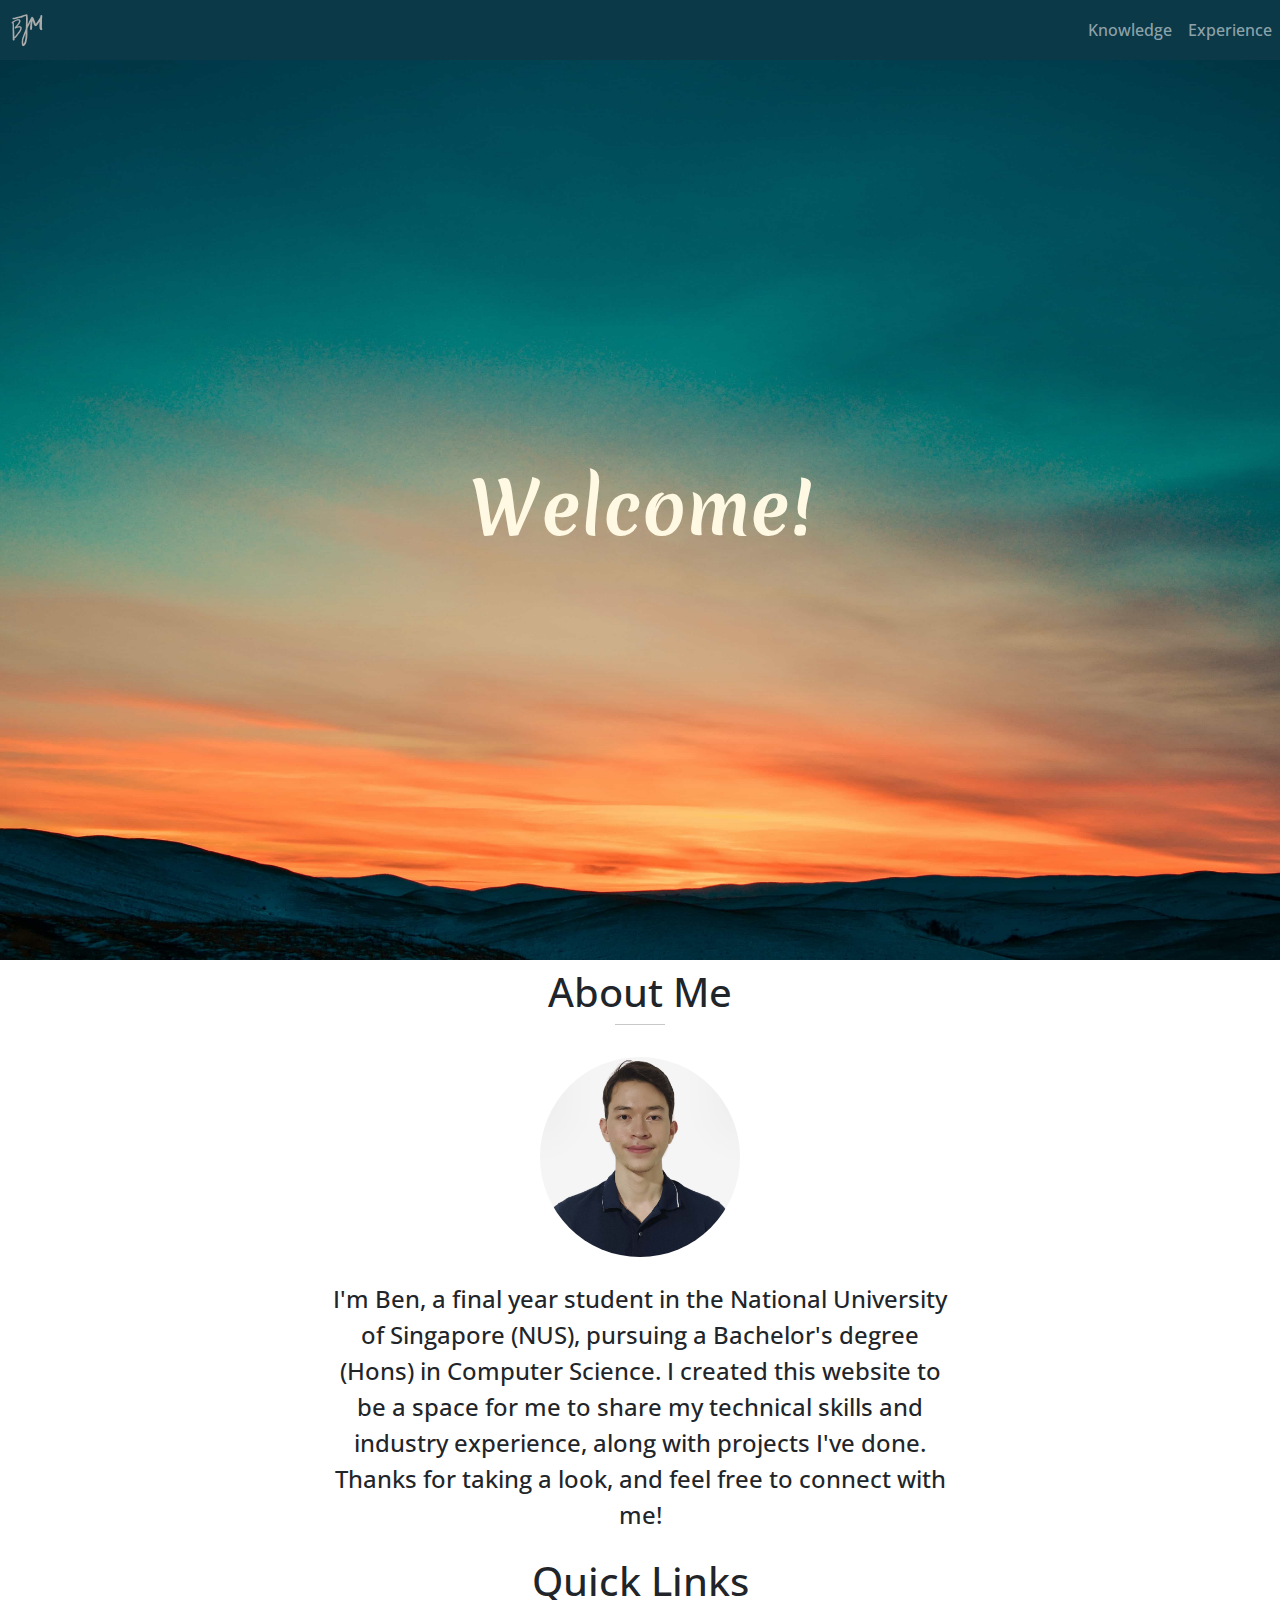
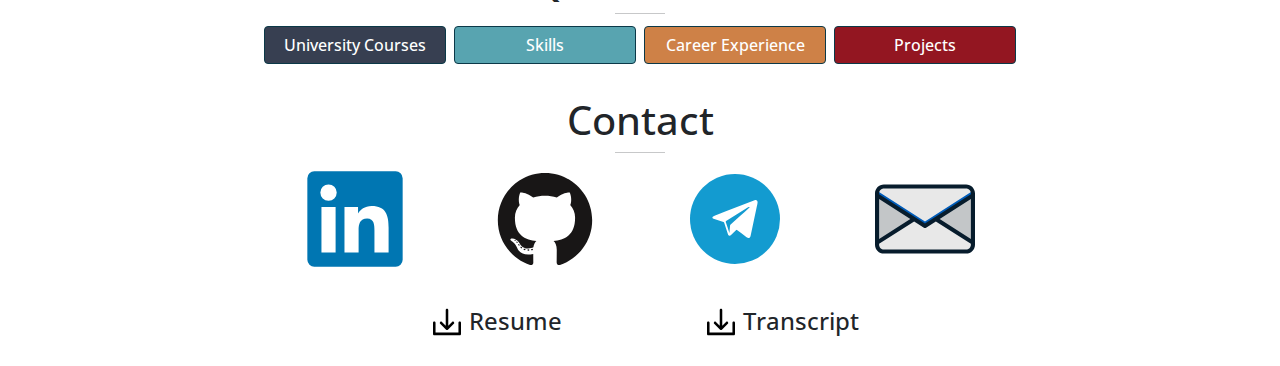
<file: index.html>
<!DOCTYPE html>
<html lang="en">
  <head>
    <!-- Global site tag (gtag.js) - Google Analytics -->
    <script
      async
      src="https://www.googletagmanager.com/gtag/js?id=G-SVXB49MSFY"
    ></script>
    <script>
      window.dataLayer = window.dataLayer || [];
      function gtag() {
        dataLayer.push(arguments);
      }
      gtag('js', new Date());

      gtag('config', 'G-SVXB49MSFY');
    </script>
    <meta charset="UTF-8" />
    <meta http-equiv="X-UA-Compatible" content="IE=edge" />
    <meta name="viewport" content="width=device-width, initial-scale=1.0" />
    <title>Ben's Portfolio Website</title>
    <meta name="author" content="Ben Joseph Murphy" />
    <meta property="og:title" content="Ben's Portfolio Website" />
    <meta
      property="og:image"
      content="https://i.ibb.co/T0PZy8j/homepage-thumbnail.png"
    />
  <link rel="icon" href="favicon.ico"><script defer src="runtime.c217356b092f03f977b6.js"></script><script defer src="52.1e3f04ad4dcc255082f7.js"></script><script defer src="760.635f53fd131ebb5e5e79.js"></script><script defer src="home.65078ca89cb5e43b3155.js"></script><link href="760.css" rel="stylesheet"><link href="home.css" rel="stylesheet"></head>
  <body>
    <div id="root"><div><nav class="navbar navbar-expand-md navbar-dark bg-primary"><a href="/" class="px-2 rounded navbar-brand"><img src="[data-uri]" alt="ben murphy brand icon"/></a><button aria-controls="responsive-navbar-nav" type="button" aria-label="Toggle navigation" class="navbar-toggler collapsed"><span class="navbar-toggler-icon"></span></button><div class="justify-content-end navbar-collapse collapse" id="basic-navbar-nav"><div class="justify-content-end navbar-nav"><div class="d-flex justify-content-end nav-item"><a href="/knowledge" data-rr-ui-event-key="/knowledge" class="px-2 nav-link">Knowledge</a></div><div class="d-flex justify-content-end nav-item"><a href="/experience" data-rr-ui-event-key="/experience" class="px-2 nav-link">Experience</a></div></div></div></nav><div class="h-100"><div style="background-image:url(59c0f4b8a3cc006a6862.jpg)" class="pRMSuhh6KM10l_cToaVJ container-fluid"><div class="qbRe5nEzopXJZU72MYlk"><h1 class="w44pbPYp20YWPincSZYt" style="transform:translateY(-200px) translateZ(0)">Welcome!</h1></div></div><div class="container-fluid"><div class="hVRzAN3r9td1y17lsSKr py-2 undefined container"><div class="row"><div class="align-items-center col"><h1 class="display-6 mb-2 text-center">About Me</h1><hr class="G1sEQb6m9oGeeUfEAtK7"/></div></div></div><div class="pt-4 row"><div class="d-flex justify-content-center col"><img src="21e5ff1b25513e3d80ad.jpg" alt="portrait photo of Ben Murphy" class="R7CqzLuoCFwR6oRO8CN4"/></div></div><div class="pt-4 justify-content-center row"><div class="align-items-center col-xl-6 col-lg-7"><p class="fs-4 text-center">I&#x27;m Ben, a final year student in the National University of Singapore (NUS), pursuing a Bachelor&#x27;s degree (Hons) in Computer Science. I created this website to be a space for me to share my technical skills and industry experience, along with projects I&#x27;ve done. Thanks for taking a look, and feel free to connect with me!</p></div></div></div><div class="pb-4 px-4 container-fluid"><div class=" py-2 undefined container"><div class="row"><div class="align-items-center col"><h1 class="display-6 mb-2 text-center">Quick Links</h1><hr class="G1sEQb6m9oGeeUfEAtK7"/></div></div></div><div class="container"><div class="justify-content-center row"><div class="d-flex justify-content-center align-items-stretch col-12 col-sm-3 col-xl-2 gy-1 gx-2 col"><a role="button" tabindex="0" href="/knowledge?modules" style="background-color:#373F51" class="Rr9ZcGIOJCmyn16mK4u4 w-100 btn btn-primary">University Courses</a></div><div class="d-flex justify-content-center align-items-stretch col-12 col-sm-3 col-xl-2 gy-1 gx-2 col"><a role="button" tabindex="0" href="/knowledge?skills" style="background-color:#58A4B0" class="Rr9ZcGIOJCmyn16mK4u4 w-100 btn btn-primary">Skills</a></div><div class="d-flex justify-content-center align-items-stretch col-12 col-sm-3 col-xl-2 gy-1 gx-2 col"><a role="button" tabindex="0" href="/experience?careerExperience" style="background-color:#CE8147" class="Rr9ZcGIOJCmyn16mK4u4 w-100 btn btn-primary">Career Experience</a></div><div class="d-flex justify-content-center align-items-stretch col-12 col-sm-3 col-xl-2 gy-1 gx-2 col"><a role="button" tabindex="0" href="/experience?projects" style="background-color:#931621" class="Rr9ZcGIOJCmyn16mK4u4 w-100 btn btn-primary">Projects</a></div></div></div></div><div class="container"><div class=" py-2 undefined container"><div class="row"><div class="align-items-center col"><h1 class="display-6 mb-2 text-center">Contact</h1><hr class="G1sEQb6m9oGeeUfEAtK7"/></div></div></div><div class="my-2 justify-content-center row"><div class="d-flex g-0 justify-content-center align-items-center col-xl-2 col"><a href="https://www.linkedin.com/in/ben-murphyy" target="_blank" rel="noreferrer"><img src="[data-uri]" class="R1K8k8bAfkMiVHLncb9O"/></a></div><div class="d-flex g-0 justify-content-center align-items-center col-xl-2 col"><a href="https://github.com/benmurphyy" target="_blank" rel="noreferrer"><img src="[data-uri]" class="R1K8k8bAfkMiVHLncb9O"/></a></div><div class="d-flex g-0 justify-content-center align-items-center col-xl-2 col"><a href="https://t.me/murph99" target="_blank" rel="noreferrer"><img src="[data-uri]" class="R1K8k8bAfkMiVHLncb9O"/></a></div><div class="d-flex g-0 justify-content-center align-items-center col-xl-2 col"><a href="mailto:benmurphyyy99@gmail.com" target="_blank" rel="noreferrer"><img src="[data-uri]" class="R1K8k8bAfkMiVHLncb9O"/></a></div></div><div class="py-4 justify-content-center row"><div class="d-flex flex-column align-items-center col-sm-4 col-xl-3 col"><a class="N_VRJIPBVxEiU_AF7YUX" href="static/Ben Murphy Resume.pdf" target="_blank" rel="noreferrer" download=""><img src="[data-uri]" class="A4PAqWRWQX_EZgDmjdd5" alt="[object Object] download link"/><h4 class="text-center my-0">Resume</h4></a></div><div class="d-flex flex-column align-items-center col-sm-4 col-xl-3 col"><a class="N_VRJIPBVxEiU_AF7YUX" href="static/Ben Murphy Transcript.pdf" target="_blank" rel="noreferrer" download=""><img src="[data-uri]" class="A4PAqWRWQX_EZgDmjdd5" alt="[object Object] download link"/><h4 class="text-center my-0">Transcript</h4></a></div></div></div></div></div></div>
  </body>
</html>
</file>
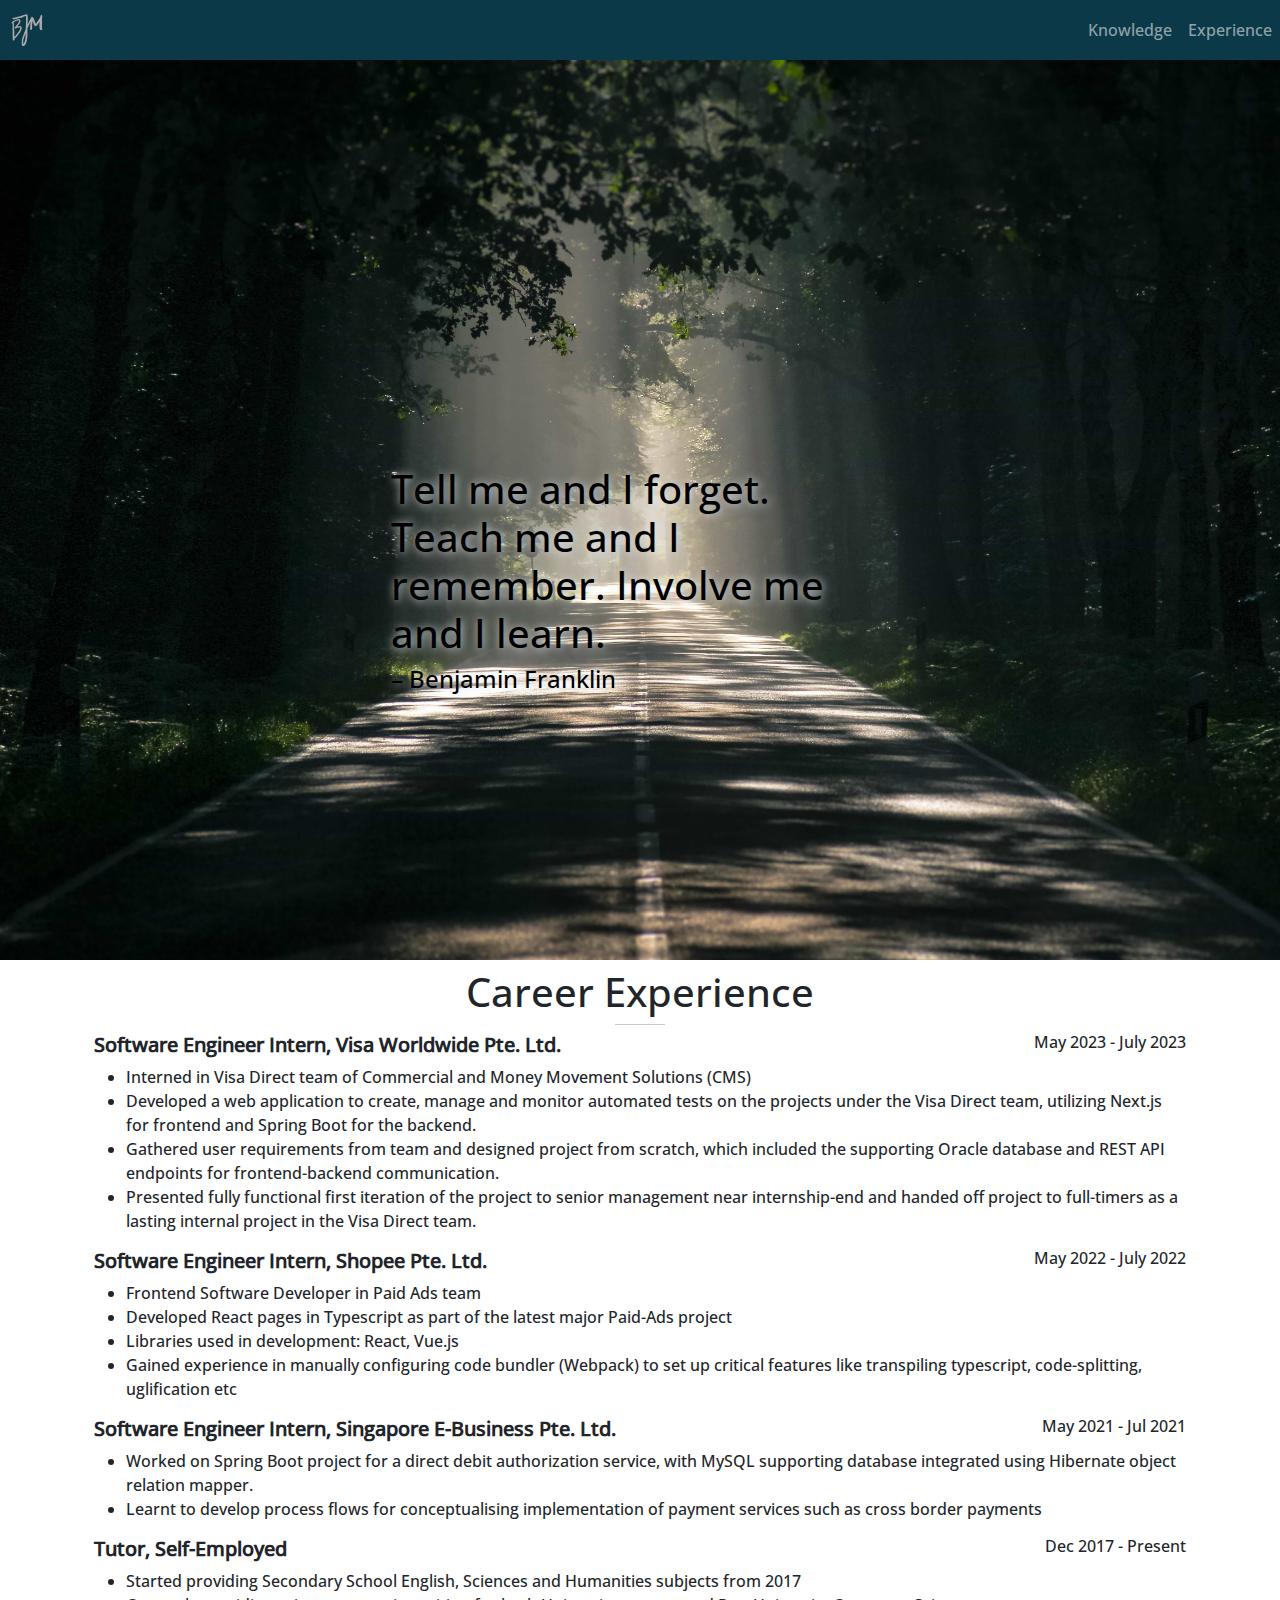
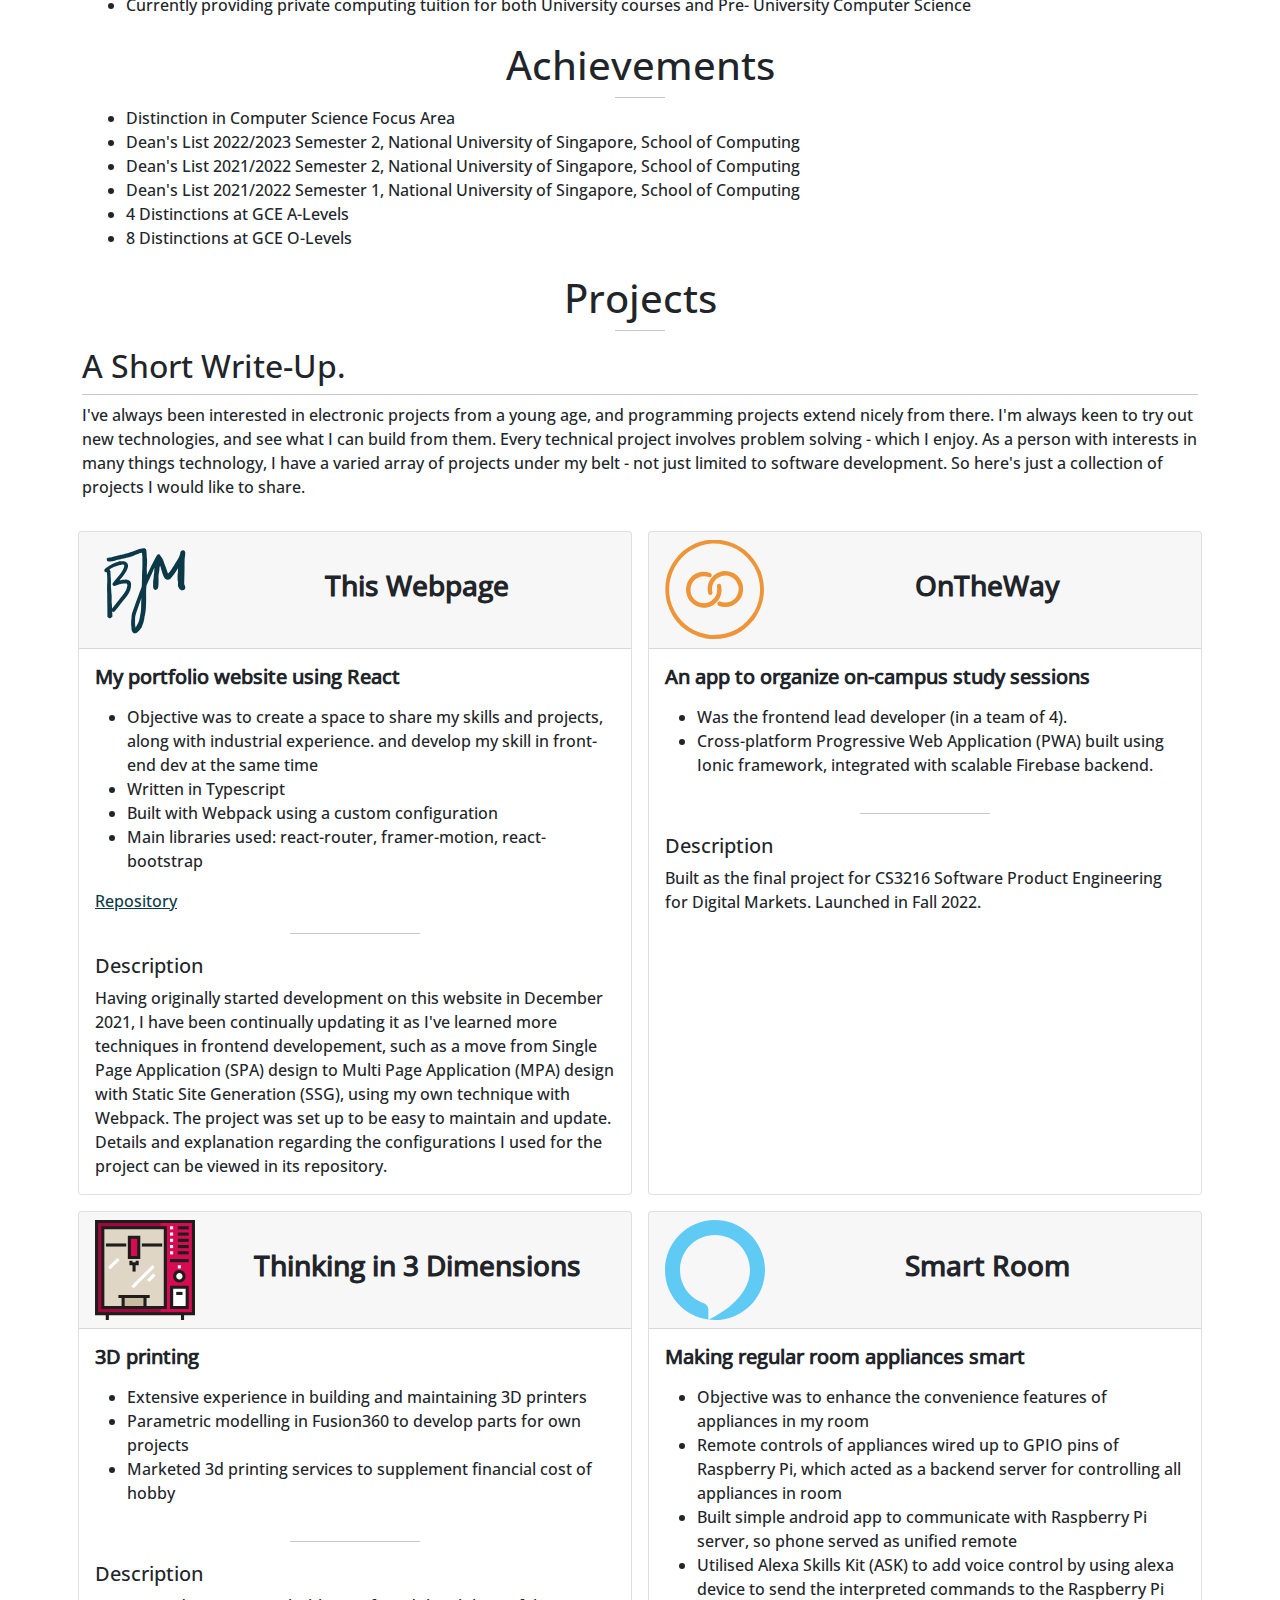
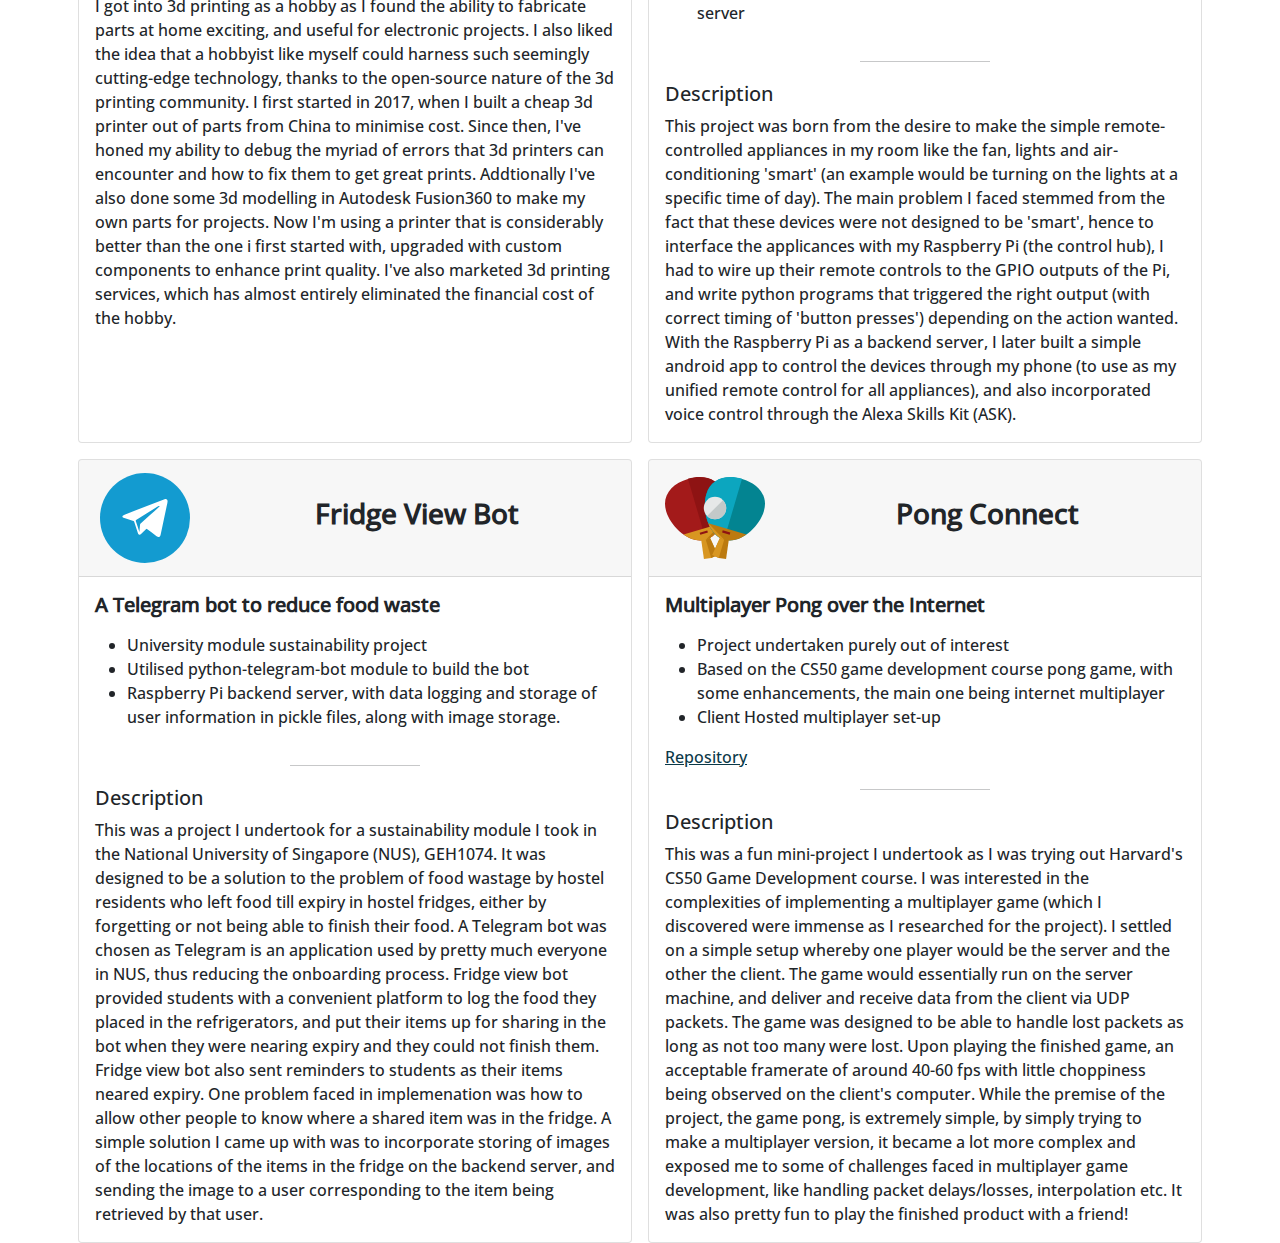
<file: experience.html>
<!DOCTYPE html>
<html lang="en">
  <head>
    <!-- Global site tag (gtag.js) - Google Analytics -->
    <script
      async
      src="https://www.googletagmanager.com/gtag/js?id=G-SVXB49MSFY"
    ></script>
    <script>
      window.dataLayer = window.dataLayer || [];
      function gtag() {
        dataLayer.push(arguments);
      }
      gtag('js', new Date());

      gtag('config', 'G-SVXB49MSFY');
    </script>
    <meta charset="UTF-8" />
    <meta http-equiv="X-UA-Compatible" content="IE=edge" />
    <meta name="viewport" content="width=device-width, initial-scale=1.0" />
    <title>Ben's Portfolio Website</title>
    <meta name="author" content="Ben Joseph Murphy" />
    <meta property="og:title" content="Ben's Portfolio Website" />
    <meta
      property="og:image"
      content="https://i.ibb.co/T0PZy8j/homepage-thumbnail.png"
    />
  <link rel="icon" href="favicon.ico"><script defer src="runtime.c217356b092f03f977b6.js"></script><script defer src="52.1e3f04ad4dcc255082f7.js"></script><script defer src="760.635f53fd131ebb5e5e79.js"></script><script defer src="experience.d321c11330238a919295.js"></script><link href="760.css" rel="stylesheet"><link href="experience.css" rel="stylesheet"></head>
  <body>
    <div id="root"><div><nav class="navbar navbar-expand-md navbar-dark bg-primary"><a href="/" class="px-2 rounded navbar-brand"><img src="[data-uri]" alt="ben murphy brand icon"/></a><button aria-controls="responsive-navbar-nav" type="button" aria-label="Toggle navigation" class="navbar-toggler collapsed"><span class="navbar-toggler-icon"></span></button><div class="justify-content-end navbar-collapse collapse" id="basic-navbar-nav"><div class="justify-content-end navbar-nav"><div class="d-flex justify-content-end nav-item"><a href="/knowledge" data-rr-ui-event-key="/knowledge" class="px-2 nav-link">Knowledge</a></div><div class="d-flex justify-content-end nav-item"><a href="/experience" data-rr-ui-event-key="/experience" class="px-2 nav-link">Experience</a></div></div></div></nav><div class="h-100 p-0 knowledge container-fluid"><div style="background-image:url(32458e8ea01881dddaa6.jpg)" class="pRMSuhh6KM10l_cToaVJ container-fluid"><div class="qbRe5nEzopXJZU72MYlk"><div class="container"><div class="justify-content-center row"><div class="col-md-6 col"><div class="container"><h1 class="hy39YanyJ0IMDI6NVHo5">Tell me and I forget. Teach me and I remember. Involve me and I learn.</h1><h4 class="uypnRjipORL4cp4c4s8q">– <!-- -->Benjamin Franklin</h4></div></div></div></div></div></div><div class="container"><div class=" py-2 undefined container"><div class="row"><div class="align-items-center col"><h1 class="display-6 mb-2 text-center">Career Experience</h1><hr class="G1sEQb6m9oGeeUfEAtK7"/></div></div></div><div class="container"><div class="gx-2 justify-content-between row"><div class="col-12 col-md-8 d-flex col"><h5 class="fw-bold">Software Engineer Intern, Visa Worldwide Pte. Ltd.</h5></div><div class="col-auto col"><h6>May 2023 - July 2023</h6></div></div><div class="row"><div class="col"><ul class="career-summary-list"><li>Interned in Visa Direct team of Commercial and Money Movement Solutions (CMS)</li><li>Developed a web application to create, manage and monitor automated tests on the projects under the Visa Direct team, utilizing Next.js for frontend and Spring Boot for the backend.</li><li>Gathered user requirements from team and designed project from scratch, which included the supporting Oracle database and REST API endpoints for frontend-backend communication.</li><li>Presented fully functional first iteration of the project to senior management near internship-end and handed off project to full-timers as a lasting internal project in the Visa Direct team.</li></ul></div></div></div><div class="container"><div class="gx-2 justify-content-between row"><div class="col-12 col-md-8 d-flex col"><h5 class="fw-bold">Software Engineer Intern, Shopee Pte. Ltd.</h5></div><div class="col-auto col"><h6>May 2022 - July 2022</h6></div></div><div class="row"><div class="col"><ul class="career-summary-list"><li>Frontend Software Developer in Paid Ads team</li><li>Developed React pages in Typescript as part of the latest major Paid-Ads project</li><li>Libraries used in development: React, Vue.js</li><li>Gained experience in manually configuring code bundler (Webpack) to set up critical features like transpiling typescript, code-splitting, uglification etc</li></ul></div></div></div><div class="container"><div class="gx-2 justify-content-between row"><div class="col-12 col-md-8 d-flex col"><h5 class="fw-bold">Software Engineer Intern, Singapore E-Business Pte. Ltd.</h5></div><div class="col-auto col"><h6>May 2021 - Jul 2021</h6></div></div><div class="row"><div class="col"><ul class="career-summary-list"><li>Worked on Spring Boot project for a direct debit authorization service, with MySQL supporting database integrated using Hibernate object relation mapper.</li><li>Learnt to develop process flows for conceptualising implementation of payment services such as cross border payments</li></ul></div></div></div><div class="container"><div class="gx-2 justify-content-between row"><div class="col-12 col-md-8 d-flex col"><h5 class="fw-bold">Tutor, Self-Employed</h5></div><div class="col-auto col"><h6>Dec 2017 - Present</h6></div></div><div class="row"><div class="col"><ul class="career-summary-list"><li>Started providing Secondary School English, Sciences and Humanities subjects from 2017</li><li>Currently providing private computing tuition for both University courses and Pre- University Computer Science</li></ul></div></div></div></div><div class="container"><div class=" py-2 undefined container"><div class="row"><div class="align-items-center col"><h1 class="display-6 mb-2 text-center">Achievements</h1><hr class="G1sEQb6m9oGeeUfEAtK7"/></div></div></div><div class="container"><div class="row"><div class="col"><ul class="achievements-list"><li>Distinction in Computer Science Focus Area</li><li>Dean&#x27;s List 2022/2023 Semester 2, National University of Singapore, School of Computing</li><li>Dean&#x27;s List 2021/2022 Semester 2, National University of Singapore, School of Computing</li><li>Dean&#x27;s List 2021/2022 Semester 1, National University of Singapore, School of Computing</li><li>4 Distinctions at GCE A-Levels</li><li>8 Distinctions at GCE O-Levels</li></ul></div></div></div></div><div class="container"><div class="hVRzAN3r9td1y17lsSKr py-2 undefined container"><div class="row"><div class="align-items-center col"><h1 class="display-6 mb-2 text-center">Projects</h1><hr class="G1sEQb6m9oGeeUfEAtK7"/></div></div></div><div class="justify-content-end pt-2 row"><div class="d-flex flex-column justify-content-center col"><h2>A Short Write-Up.</h2><hr class="mt-0 mb-2"/><p>I&#x27;ve always been interested in electronic projects from a young age, and programming projects extend nicely from there. I&#x27;m always keen to try out new technologies, and see what I can build from them. Every technical project involves problem solving - which I enjoy. As a person with interests in many things technology, I have a varied array of projects under my belt - not just limited to software development. So here&#x27;s just a collection of projects I would like to share.</p></div></div><div class="row"><div class="d-flex g-3 col-12 col-lg-6 col"><div class="w-100 card"><div class="card-header"><div class="p-0 container-fluid"><div class="row"><div class="col-auto col"><div style="height:80px;width:80px"><img src="[data-uri]" alt="[object Object] Icon" style="position:absolute;height:80px;width:80px"/></div></div><div class="d-flex align-items-center justify-content-center col"><h3 class="fw-bold text-center">This Webpage</h3></div></div></div></div><div class="card-body"><div class="fw-bold mb-3 card-title h5">My portfolio website using React</div><ul class="text-start"><li>Objective was to create a space to share my skills and projects, along with industrial experience. and develop my skill in front-end dev at the same time</li><li>Written in Typescript</li><li>Built with Webpack using a custom configuration</li><li>Main libraries used: react-router, framer-motion, react-bootstrap</li></ul><a class="card-link" target="_blank" rel="noopener noreferrer" href="https://github.com/benmurphyy/portfolio-website">Repository</a><div class="py-1"><hr class="w-25 mx-auto"/></div><h5>Description</h5><p class="card-text">Having originally started development on this website in December 2021, I have been continually updating it as I&#x27;ve learned more techniques in frontend developement, such as a move from Single Page Application (SPA) design to Multi Page Application (MPA) design with Static Site Generation (SSG), using my own technique with Webpack. The project was set up to be easy to maintain and update. Details and explanation regarding the configurations I used for the project can be viewed in its repository.</p></div></div></div><div class="d-flex g-3 col-12 col-lg-6 col"><div class="w-100 card"><div class="card-header"><div class="p-0 container-fluid"><div class="row"><div class="col-auto col"><div style="height:80px;width:80px"><img src="[data-uri]" alt="[object Object] Icon" style="position:absolute;height:80px;width:80px"/></div></div><div class="d-flex align-items-center justify-content-center col"><h3 class="fw-bold text-center">OnTheWay</h3></div></div></div></div><div class="card-body"><div class="fw-bold mb-3 card-title h5">An app to organize on-campus study sessions</div><ul class="text-start"><li>Was the frontend lead developer (in a team of 4).</li><li>Cross-platform Progressive Web Application (PWA) built using Ionic framework, integrated with scalable Firebase backend.</li></ul><div class="py-1"><hr class="w-25 mx-auto"/></div><h5>Description</h5><p class="card-text">Built as the final project for CS3216 Software Product Engineering for Digital Markets. Launched in Fall 2022.</p></div></div></div><div class="d-flex g-3 col-12 col-lg-6 col"><div class="w-100 card"><div class="card-header"><div class="p-0 container-fluid"><div class="row"><div class="col-auto col"><div style="height:80px;width:80px"><img src="[data-uri]" alt="[object Object] Icon" style="position:absolute;height:80px;width:80px"/></div></div><div class="d-flex align-items-center justify-content-center col"><h3 class="fw-bold text-center">Thinking in 3 Dimensions</h3></div></div></div></div><div class="card-body"><div class="fw-bold mb-3 card-title h5">3D printing</div><ul class="text-start"><li>Extensive experience in building and maintaining 3D printers</li><li>Parametric modelling in Fusion360 to develop parts for own projects</li><li>Marketed 3d printing services to supplement financial cost of hobby</li></ul><div class="py-1"><hr class="w-25 mx-auto"/></div><h5>Description</h5><p class="card-text">I got into 3d printing as a hobby as I found the ability to fabricate parts at home exciting, and useful for electronic projects. I also liked the idea that a hobbyist like myself could harness such seemingly cutting-edge technology, thanks to the open-source nature of the 3d printing community. 
I first started in 2017, when I built a cheap 3d printer out of parts from China to minimise cost. Since then, I&#x27;ve honed my ability to debug the myriad of errors that 3d printers can encounter and how to fix them to get great prints. Addtionally I&#x27;ve also done some 3d modelling in Autodesk Fusion360 to make my own parts for projects. 
Now I&#x27;m using a printer that is considerably better than the one i first started with, upgraded with custom components to enhance print quality. I&#x27;ve also marketed 3d printing services, which has almost entirely eliminated the financial cost of the hobby.</p></div></div></div><div class="d-flex g-3 col-12 col-lg-6 col"><div class="w-100 card"><div class="card-header"><div class="p-0 container-fluid"><div class="row"><div class="col-auto col"><div style="height:80px;width:80px"><img src="[data-uri]" alt="[object Object] Icon" style="position:absolute;height:80px;width:80px"/></div></div><div class="d-flex align-items-center justify-content-center col"><h3 class="fw-bold text-center">Smart Room</h3></div></div></div></div><div class="card-body"><div class="fw-bold mb-3 card-title h5">Making regular room appliances smart</div><ul class="text-start"><li>Objective was to enhance the convenience features of appliances in my room</li><li>Remote controls of appliances wired up to GPIO pins of Raspberry Pi, which acted as a backend server for controlling all appliances in room</li><li>Built simple android app to communicate with Raspberry Pi server, so phone served as unified remote</li><li>Utilised Alexa Skills Kit (ASK) to add voice control by using alexa device to send the interpreted commands to the Raspberry Pi server</li></ul><div class="py-1"><hr class="w-25 mx-auto"/></div><h5>Description</h5><p class="card-text">This project was born from the desire to make the simple remote-controlled appliances in my room like the fan, lights and air-conditioning &#x27;smart&#x27; (an example would be turning on the lights at a specific time of day). 
The main problem I faced stemmed from the fact that these devices were not designed to be &#x27;smart&#x27;, hence to interface the applicances with my Raspberry Pi (the control hub), I had to wire up their remote controls to the GPIO outputs of the Pi, and write python programs that triggered the right output (with correct timing of &#x27;button presses&#x27;) depending on the action wanted. 
With the Raspberry Pi as a backend server, I later built a simple android app to control the devices through my phone (to use as my unified remote control for all appliances), and also incorporated voice control through the Alexa Skills Kit (ASK).</p></div></div></div><div class="d-flex g-3 col-12 col-lg-6 col"><div class="w-100 card"><div class="card-header"><div class="p-0 container-fluid"><div class="row"><div class="col-auto col"><div style="height:80px;width:80px"><img src="[data-uri]" alt="[object Object] Icon" style="position:absolute;height:80px;width:80px"/></div></div><div class="d-flex align-items-center justify-content-center col"><h3 class="fw-bold text-center">Fridge View Bot</h3></div></div></div></div><div class="card-body"><div class="fw-bold mb-3 card-title h5">A Telegram bot to reduce food waste</div><ul class="text-start"><li>University module sustainability project</li><li>Utilised python-telegram-bot module to build the bot</li><li>Raspberry Pi backend server, with data logging and storage of user information in pickle files, along with image storage.</li></ul><div class="py-1"><hr class="w-25 mx-auto"/></div><h5>Description</h5><p class="card-text">This was a project I undertook for a sustainability module I took in the National University of Singapore (NUS), GEH1074. It was designed to be a solution to the problem of food wastage by hostel residents who left food till expiry in hostel fridges, either by forgetting or not being able to finish their food. 
A Telegram bot was chosen as Telegram is an application used by pretty much everyone in NUS, thus reducing the onboarding process. Fridge view bot provided students with a convenient platform to log the food they placed in the refrigerators, and put their items up for sharing in the bot when they were nearing expiry and they could not finish them. Fridge view bot also sent reminders to students as their items neared expiry. 
One problem faced in implemenation was how to allow other people to know where a shared item was in the fridge. A simple solution I came up with was to incorporate storing of images of the locations of the items in the fridge on the backend server, and sending the image to a user corresponding to the item being retrieved by that user.</p></div></div></div><div class="d-flex g-3 col-12 col-lg-6 col"><div class="w-100 card"><div class="card-header"><div class="p-0 container-fluid"><div class="row"><div class="col-auto col"><div style="height:80px;width:80px"><img src="[data-uri]" alt="[object Object] Icon" style="position:absolute;height:80px;width:80px"/></div></div><div class="d-flex align-items-center justify-content-center col"><h3 class="fw-bold text-center">Pong Connect</h3></div></div></div></div><div class="card-body"><div class="fw-bold mb-3 card-title h5">Multiplayer Pong over the Internet</div><ul class="text-start"><li>Project undertaken purely out of interest</li><li>Based on the CS50 game development course pong game, with some enhancements, the main one being internet multiplayer</li><li>Client Hosted multiplayer set-up</li></ul><a class="card-link" target="_blank" rel="noopener noreferrer" href="https://github.com/benmurphyy/pongconnect">Repository</a><div class="py-1"><hr class="w-25 mx-auto"/></div><h5>Description</h5><p class="card-text">This was a fun mini-project I undertook as I was trying out Harvard&#x27;s CS50 Game Development course. I was interested in the complexities of implementing a multiplayer game (which I discovered were immense as I researched for the project).
I settled on a simple setup whereby one player would be the server and the other the client. The game would essentially run on the server machine, and deliver and receive data from the client via UDP packets. The game was designed to be able to handle lost packets as long as not too many were lost. Upon playing the finished game, an acceptable framerate of around 40-60 fps with little choppiness being observed on the client&#x27;s computer.
While the premise of the project, the game pong, is extremely simple, by simply trying to make a multiplayer version, it became a lot more complex and exposed me to some of challenges faced in multiplayer game development, like handling packet delays/losses, interpolation etc. It was also pretty fun to play the finished product with a friend!</p></div></div></div></div></div></div></div></div>
  </body>
</html>
</file>
<file: home.css>
@font-face{font-family:"Open Sans";src:url(f0cdede053a22b990af8.ttf)}@font-face{font-family:"Merienda-Bold";src:url(38d48e86c0ff1ff84e1d.ttf)}.R7CqzLuoCFwR6oRO8CN4{width:200px;height:200px;-o-object-fit:cover;object-fit:cover;-o-object-position:top;object-position:top;border:round;border-radius:50%}
@font-face{font-family:"Open Sans";src:url(f0cdede053a22b990af8.ttf)}@font-face{font-family:"Merienda-Bold";src:url(38d48e86c0ff1ff84e1d.ttf)}.w44pbPYp20YWPincSZYt{font-family:"Merienda-Bold";color:#fff9e3;text-align:center;font-size:12vmin}@media only screen and (min-width: 768px){.w44pbPYp20YWPincSZYt{font-size:8vmin}}
@font-face{font-family:"Open Sans";src:url(f0cdede053a22b990af8.ttf)}@font-face{font-family:"Merienda-Bold";src:url(38d48e86c0ff1ff84e1d.ttf)}.R1K8k8bAfkMiVHLncb9O{height:80px;width:80px}@media only screen and (min-width: 768px){.R1K8k8bAfkMiVHLncb9O{height:100px;width:100px}}.A4PAqWRWQX_EZgDmjdd5{height:1.75rem;width:1.75rem;margin-right:8px}.N_VRJIPBVxEiU_AF7YUX{color:#212529;padding:2% 5%;border-radius:8px;text-decoration:none;display:flex;flex-direction:row;align-items:center;border:solid rgba(0,0,0,0) 1px}.N_VRJIPBVxEiU_AF7YUX:hover,.N_VRJIPBVxEiU_AF7YUX:active,.N_VRJIPBVxEiU_AF7YUX:focus{border:solid #212529 1px;background-color:#faf9f6}
@font-face{font-family:"Open Sans";src:url(f0cdede053a22b990af8.ttf)}@font-face{font-family:"Merienda-Bold";src:url(38d48e86c0ff1ff84e1d.ttf)}.Rr9ZcGIOJCmyn16mK4u4{display:flex;flex-direction:column;justify-content:center;text-align:center}.Rr9ZcGIOJCmyn16mK4u4:hover,.Rr9ZcGIOJCmyn16mK4u4:active,.Rr9ZcGIOJCmyn16mK4u4:focus{-webkit-filter:brightness(85%);filter:brightness(85%)}
</file>
<file: experience.css>
@font-face{font-family:"Open Sans";src:url(f0cdede053a22b990af8.ttf)}@font-face{font-family:"Merienda-Bold";src:url(38d48e86c0ff1ff84e1d.ttf)}.U9Y7UAzKMW0Jx5YJ_jlS,.hy39YanyJ0IMDI6NVHo5,.e8oU63sIMDs3PHz259Tb{text-align:left}.lSnalANoNsdR_Ei5_WLP,.hTXSJbzcMlmwECg4t4wN,.uypnRjipORL4cp4c4s8q{text-align:left}.pWDKCSsmy0I6wBpzQVyN,.uypnRjipORL4cp4c4s8q,.hy39YanyJ0IMDI6NVHo5{color:#000;text-shadow:1px 1px 10px #dee2e6}.XRV8vyVKUwPnkI6K4VdZ,.hTXSJbzcMlmwECg4t4wN,.e8oU63sIMDs3PHz259Tb{color:#dbd7d2;text-shadow:2px 2px 8px #212529}
</file>
<file: 760.css>
@font-face{font-family:"Open Sans";src:url(f0cdede053a22b990af8.ttf)}@font-face{font-family:"Merienda-Bold";src:url(38d48e86c0ff1ff84e1d.ttf)}/*!
 * Bootstrap v5.1.3 (https://getbootstrap.com/)
 * Copyright 2011-2021 The Bootstrap Authors
 * Copyright 2011-2021 Twitter, Inc.
 * Licensed under MIT (https://github.com/twbs/bootstrap/blob/main/LICENSE)
 */:root{--bs-blue: #0d6efd;--bs-indigo: #6610f2;--bs-purple: #6f42c1;--bs-pink: #d63384;--bs-red: #dc3545;--bs-orange: #fd7e14;--bs-yellow: #ffc107;--bs-green: #198754;--bs-teal: #20c997;--bs-cyan: #0dcaf0;--bs-white: #fff;--bs-gray: #6c757d;--bs-gray-dark: #343a40;--bs-gray-100: #f8f9fa;--bs-gray-200: #e9ecef;--bs-gray-300: #dee2e6;--bs-gray-400: #ced4da;--bs-gray-500: #adb5bd;--bs-gray-600: #6c757d;--bs-gray-700: #495057;--bs-gray-800: #343a40;--bs-gray-900: #212529;--bs-primary: #0b3948;--bs-secondary: #481a0b;--bs-success: #198754;--bs-info: #0dcaf0;--bs-warning: #ffc107;--bs-danger: #dc3545;--bs-light: #dbd7d2;--bs-dark: #212529;--bs-primary-rgb: 11, 57, 72;--bs-secondary-rgb: 72, 26, 11;--bs-success-rgb: 25, 135, 84;--bs-info-rgb: 13, 202, 240;--bs-warning-rgb: 255, 193, 7;--bs-danger-rgb: 220, 53, 69;--bs-light-rgb: 219, 215, 210;--bs-dark-rgb: 33, 37, 41;--bs-white-rgb: 255, 255, 255;--bs-black-rgb: 0, 0, 0;--bs-body-color-rgb: 33, 37, 41;--bs-body-bg-rgb: 255, 255, 255;--bs-font-sans-serif: "Open Sans", sans-serif;--bs-font-monospace: SFMono-Regular, Menlo, Monaco, Consolas, "Liberation Mono", "Courier New", monospace;--bs-gradient: linear-gradient(180deg, rgba(255, 255, 255, 0.15), rgba(255, 255, 255, 0));--bs-body-font-family: var(--bs-font-sans-serif);--bs-body-font-size: 1rem;--bs-body-font-weight: 400;--bs-body-line-height: 1.5;--bs-body-color: #212529;--bs-body-bg: #fff}*,*::before,*::after{box-sizing:border-box}@media(prefers-reduced-motion: no-preference){:root{scroll-behavior:smooth}}body{margin:0;font-family:"Open Sans", sans-serif;font-family:var(--bs-body-font-family);font-size:1rem;font-size:var(--bs-body-font-size);font-weight:400;font-weight:var(--bs-body-font-weight);line-height:1.5;line-height:var(--bs-body-line-height);color:#212529;color:var(--bs-body-color);text-align:var(--bs-body-text-align);background-color:#fff;background-color:var(--bs-body-bg);-webkit-text-size-adjust:100%;-webkit-tap-highlight-color:rgba(0,0,0,0)}hr{margin:1rem 0;color:inherit;background-color:currentColor;border:0;opacity:.25}hr:not([size]){height:1px}h6,.h6,h5,.h5,h4,.h4,h3,.h3,h2,.h2,h1,.h1{margin-top:0;margin-bottom:.5rem;font-weight:500;line-height:1.2}h1,.h1{font-size:calc(1.375rem + 1.5vw)}@media(min-width: 1200px){h1,.h1{font-size:2.5rem}}h2,.h2{font-size:calc(1.325rem + 0.9vw)}@media(min-width: 1200px){h2,.h2{font-size:2rem}}h3,.h3{font-size:calc(1.3rem + 0.6vw)}@media(min-width: 1200px){h3,.h3{font-size:1.75rem}}h4,.h4{font-size:calc(1.275rem + 0.3vw)}@media(min-width: 1200px){h4,.h4{font-size:1.5rem}}h5,.h5{font-size:1.25rem}h6,.h6{font-size:1rem}p{margin-top:0;margin-bottom:1rem}abbr[title],abbr[data-bs-original-title]{-webkit-text-decoration:underline dotted;text-decoration:underline dotted;cursor:help;-webkit-text-decoration-skip-ink:none;text-decoration-skip-ink:none}address{margin-bottom:1rem;font-style:normal;line-height:inherit}ol,ul{padding-left:2rem}ol,ul,dl{margin-top:0;margin-bottom:1rem}ol ol,ul ul,ol ul,ul ol{margin-bottom:0}dt{font-weight:700}dd{margin-bottom:.5rem;margin-left:0}blockquote{margin:0 0 1rem}b,strong{font-weight:bolder}small,.small{font-size:0.875em}mark,.mark{padding:.2em;background-color:#fcf8e3}sub,sup{position:relative;font-size:0.75em;line-height:0;vertical-align:baseline}sub{bottom:-0.25em}sup{top:-0.5em}a{color:#0b3948;text-decoration:underline}a:hover{color:#092e3a}a:not([href]):not([class]),a:not([href]):not([class]):hover{color:inherit;text-decoration:none}pre,code,kbd,samp{font-family:SFMono-Regular, Menlo, Monaco, Consolas, "Liberation Mono", "Courier New", monospace;font-family:var(--bs-font-monospace);font-size:1em;direction:ltr /* rtl:ignore */;unicode-bidi:bidi-override}pre{display:block;margin-top:0;margin-bottom:1rem;overflow:auto;font-size:0.875em}pre code{font-size:inherit;color:inherit;word-break:normal}code{font-size:0.875em;color:#d63384;word-wrap:break-word}a>code{color:inherit}kbd{padding:.2rem .4rem;font-size:0.875em;color:#fff;background-color:#212529;border-radius:.2rem}kbd kbd{padding:0;font-size:1em;font-weight:700}figure{margin:0 0 1rem}img,svg{vertical-align:middle}table{caption-side:bottom;border-collapse:collapse}caption{padding-top:.5rem;padding-bottom:.5rem;color:#6c757d;text-align:left}th{text-align:inherit;text-align:-webkit-match-parent}thead,tbody,tfoot,tr,td,th{border-color:inherit;border-style:solid;border-width:0}label{display:inline-block}button{border-radius:0}button:focus:not(.focus-visible){outline:0}button:focus:not(:focus-visible){outline:0}input,button,select,optgroup,textarea{margin:0;font-family:inherit;font-size:inherit;line-height:inherit}button,select{text-transform:none}[role=button]{cursor:pointer}select{word-wrap:normal}select:disabled{opacity:1}[list]::-webkit-calendar-picker-indicator{display:none}button,[type=button],[type=reset],[type=submit]{-webkit-appearance:button}button:not(:disabled),[type=button]:not(:disabled),[type=reset]:not(:disabled),[type=submit]:not(:disabled){cursor:pointer}::-moz-focus-inner{padding:0;border-style:none}textarea{resize:vertical}fieldset{min-width:0;padding:0;margin:0;border:0}legend{float:left;width:100%;padding:0;margin-bottom:.5rem;font-size:calc(1.275rem + 0.3vw);line-height:inherit}@media(min-width: 1200px){legend{font-size:1.5rem}}legend+*{clear:left}::-webkit-datetime-edit-fields-wrapper,::-webkit-datetime-edit-text,::-webkit-datetime-edit-minute,::-webkit-datetime-edit-hour-field,::-webkit-datetime-edit-day-field,::-webkit-datetime-edit-month-field,::-webkit-datetime-edit-year-field{padding:0}::-webkit-inner-spin-button{height:auto}[type=search]{outline-offset:-2px;-webkit-appearance:textfield}::-webkit-search-decoration{-webkit-appearance:none}::-webkit-color-swatch-wrapper{padding:0}::-webkit-file-upload-button{font:inherit}::file-selector-button{font:inherit}::-webkit-file-upload-button{font:inherit;-webkit-appearance:button}output{display:inline-block}iframe{border:0}summary{display:list-item;cursor:pointer}progress{vertical-align:baseline}[hidden]{display:none !important}.lead{font-size:1.25rem;font-weight:300}.display-1{font-size:calc(1.625rem + 4.5vw);font-weight:300;line-height:1.2}@media(min-width: 1200px){.display-1{font-size:5rem}}.display-2{font-size:calc(1.575rem + 3.9vw);font-weight:300;line-height:1.2}@media(min-width: 1200px){.display-2{font-size:4.5rem}}.display-3{font-size:calc(1.525rem + 3.3vw);font-weight:300;line-height:1.2}@media(min-width: 1200px){.display-3{font-size:4rem}}.display-4{font-size:calc(1.475rem + 2.7vw);font-weight:300;line-height:1.2}@media(min-width: 1200px){.display-4{font-size:3.5rem}}.display-5{font-size:calc(1.425rem + 2.1vw);font-weight:300;line-height:1.2}@media(min-width: 1200px){.display-5{font-size:3rem}}.display-6{font-size:calc(1.375rem + 1.5vw);font-weight:300;line-height:1.2}@media(min-width: 1200px){.display-6{font-size:2.5rem}}.list-unstyled{padding-left:0;list-style:none}.list-inline{padding-left:0;list-style:none}.list-inline-item{display:inline-block}.list-inline-item:not(:last-child){margin-right:.5rem}.initialism{font-size:0.875em;text-transform:uppercase}.blockquote{margin-bottom:1rem;font-size:1.25rem}.blockquote>:last-child{margin-bottom:0}.blockquote-footer{margin-top:-1rem;margin-bottom:1rem;font-size:0.875em;color:#6c757d}.blockquote-footer::before{content:"— "}.img-fluid{max-width:100%;height:auto}.img-thumbnail{padding:.25rem;background-color:#fff;border:1px solid #dee2e6;border-radius:.25rem;max-width:100%;height:auto}.figure{display:inline-block}.figure-img{margin-bottom:.5rem;line-height:1}.figure-caption{font-size:0.875em;color:#6c757d}.container,.container-fluid,.container-xxl,.container-xl,.container-lg,.container-md,.container-sm{width:100%;padding-right:0.75rem;padding-right:var(--bs-gutter-x, 0.75rem);padding-left:0.75rem;padding-left:var(--bs-gutter-x, 0.75rem);margin-right:auto;margin-left:auto}@media(min-width: 576px){.container-sm,.container{max-width:540px}}@media(min-width: 768px){.container-md,.container-sm,.container{max-width:720px}}@media(min-width: 992px){.container-lg,.container-md,.container-sm,.container{max-width:960px}}@media(min-width: 1200px){.container-xl,.container-lg,.container-md,.container-sm,.container{max-width:1140px}}@media(min-width: 1400px){.container-xxl,.container-xl,.container-lg,.container-md,.container-sm,.container{max-width:1320px}}.row{--bs-gutter-x: 1.5rem;--bs-gutter-y: 0;display:flex;flex-wrap:wrap;margin-top:calc(-1*var(--bs-gutter-y));margin-right:calc(-0.5*var(--bs-gutter-x));margin-left:calc(-0.5*var(--bs-gutter-x))}.row>*{flex-shrink:0;width:100%;max-width:100%;padding-right:calc(var(--bs-gutter-x)*.5);padding-left:calc(var(--bs-gutter-x)*.5);margin-top:var(--bs-gutter-y)}.col{flex:1 0 0%}.row-cols-auto>*{flex:0 0 auto;width:auto}.row-cols-1>*{flex:0 0 auto;width:100%}.row-cols-2>*{flex:0 0 auto;width:50%}.row-cols-3>*{flex:0 0 auto;width:33.3333333333%}.row-cols-4>*{flex:0 0 auto;width:25%}.row-cols-5>*{flex:0 0 auto;width:20%}.row-cols-6>*{flex:0 0 auto;width:16.6666666667%}.col-auto{flex:0 0 auto;width:auto}.col-1{flex:0 0 auto;width:8.33333333%}.col-2{flex:0 0 auto;width:16.66666667%}.col-3{flex:0 0 auto;width:25%}.col-4{flex:0 0 auto;width:33.33333333%}.col-5{flex:0 0 auto;width:41.66666667%}.col-6{flex:0 0 auto;width:50%}.col-7{flex:0 0 auto;width:58.33333333%}.col-8{flex:0 0 auto;width:66.66666667%}.col-9{flex:0 0 auto;width:75%}.col-10{flex:0 0 auto;width:83.33333333%}.col-11{flex:0 0 auto;width:91.66666667%}.col-12{flex:0 0 auto;width:100%}.offset-1{margin-left:8.33333333%}.offset-2{margin-left:16.66666667%}.offset-3{margin-left:25%}.offset-4{margin-left:33.33333333%}.offset-5{margin-left:41.66666667%}.offset-6{margin-left:50%}.offset-7{margin-left:58.33333333%}.offset-8{margin-left:66.66666667%}.offset-9{margin-left:75%}.offset-10{margin-left:83.33333333%}.offset-11{margin-left:91.66666667%}.g-0,.gx-0{--bs-gutter-x: 0}.g-0,.gy-0{--bs-gutter-y: 0}.g-1,.gx-1{--bs-gutter-x: 0.25rem}.g-1,.gy-1{--bs-gutter-y: 0.25rem}.g-2,.gx-2{--bs-gutter-x: 0.5rem}.g-2,.gy-2{--bs-gutter-y: 0.5rem}.g-3,.gx-3{--bs-gutter-x: 1rem}.g-3,.gy-3{--bs-gutter-y: 1rem}.g-4,.gx-4{--bs-gutter-x: 1.5rem}.g-4,.gy-4{--bs-gutter-y: 1.5rem}.g-5,.gx-5{--bs-gutter-x: 3rem}.g-5,.gy-5{--bs-gutter-y: 3rem}@media(min-width: 576px){.col-sm{flex:1 0 0%}.row-cols-sm-auto>*{flex:0 0 auto;width:auto}.row-cols-sm-1>*{flex:0 0 auto;width:100%}.row-cols-sm-2>*{flex:0 0 auto;width:50%}.row-cols-sm-3>*{flex:0 0 auto;width:33.3333333333%}.row-cols-sm-4>*{flex:0 0 auto;width:25%}.row-cols-sm-5>*{flex:0 0 auto;width:20%}.row-cols-sm-6>*{flex:0 0 auto;width:16.6666666667%}.col-sm-auto{flex:0 0 auto;width:auto}.col-sm-1{flex:0 0 auto;width:8.33333333%}.col-sm-2{flex:0 0 auto;width:16.66666667%}.col-sm-3{flex:0 0 auto;width:25%}.col-sm-4{flex:0 0 auto;width:33.33333333%}.col-sm-5{flex:0 0 auto;width:41.66666667%}.col-sm-6{flex:0 0 auto;width:50%}.col-sm-7{flex:0 0 auto;width:58.33333333%}.col-sm-8{flex:0 0 auto;width:66.66666667%}.col-sm-9{flex:0 0 auto;width:75%}.col-sm-10{flex:0 0 auto;width:83.33333333%}.col-sm-11{flex:0 0 auto;width:91.66666667%}.col-sm-12{flex:0 0 auto;width:100%}.offset-sm-0{margin-left:0}.offset-sm-1{margin-left:8.33333333%}.offset-sm-2{margin-left:16.66666667%}.offset-sm-3{margin-left:25%}.offset-sm-4{margin-left:33.33333333%}.offset-sm-5{margin-left:41.66666667%}.offset-sm-6{margin-left:50%}.offset-sm-7{margin-left:58.33333333%}.offset-sm-8{margin-left:66.66666667%}.offset-sm-9{margin-left:75%}.offset-sm-10{margin-left:83.33333333%}.offset-sm-11{margin-left:91.66666667%}.g-sm-0,.gx-sm-0{--bs-gutter-x: 0}.g-sm-0,.gy-sm-0{--bs-gutter-y: 0}.g-sm-1,.gx-sm-1{--bs-gutter-x: 0.25rem}.g-sm-1,.gy-sm-1{--bs-gutter-y: 0.25rem}.g-sm-2,.gx-sm-2{--bs-gutter-x: 0.5rem}.g-sm-2,.gy-sm-2{--bs-gutter-y: 0.5rem}.g-sm-3,.gx-sm-3{--bs-gutter-x: 1rem}.g-sm-3,.gy-sm-3{--bs-gutter-y: 1rem}.g-sm-4,.gx-sm-4{--bs-gutter-x: 1.5rem}.g-sm-4,.gy-sm-4{--bs-gutter-y: 1.5rem}.g-sm-5,.gx-sm-5{--bs-gutter-x: 3rem}.g-sm-5,.gy-sm-5{--bs-gutter-y: 3rem}}@media(min-width: 768px){.col-md{flex:1 0 0%}.row-cols-md-auto>*{flex:0 0 auto;width:auto}.row-cols-md-1>*{flex:0 0 auto;width:100%}.row-cols-md-2>*{flex:0 0 auto;width:50%}.row-cols-md-3>*{flex:0 0 auto;width:33.3333333333%}.row-cols-md-4>*{flex:0 0 auto;width:25%}.row-cols-md-5>*{flex:0 0 auto;width:20%}.row-cols-md-6>*{flex:0 0 auto;width:16.6666666667%}.col-md-auto{flex:0 0 auto;width:auto}.col-md-1{flex:0 0 auto;width:8.33333333%}.col-md-2{flex:0 0 auto;width:16.66666667%}.col-md-3{flex:0 0 auto;width:25%}.col-md-4{flex:0 0 auto;width:33.33333333%}.col-md-5{flex:0 0 auto;width:41.66666667%}.col-md-6{flex:0 0 auto;width:50%}.col-md-7{flex:0 0 auto;width:58.33333333%}.col-md-8{flex:0 0 auto;width:66.66666667%}.col-md-9{flex:0 0 auto;width:75%}.col-md-10{flex:0 0 auto;width:83.33333333%}.col-md-11{flex:0 0 auto;width:91.66666667%}.col-md-12{flex:0 0 auto;width:100%}.offset-md-0{margin-left:0}.offset-md-1{margin-left:8.33333333%}.offset-md-2{margin-left:16.66666667%}.offset-md-3{margin-left:25%}.offset-md-4{margin-left:33.33333333%}.offset-md-5{margin-left:41.66666667%}.offset-md-6{margin-left:50%}.offset-md-7{margin-left:58.33333333%}.offset-md-8{margin-left:66.66666667%}.offset-md-9{margin-left:75%}.offset-md-10{margin-left:83.33333333%}.offset-md-11{margin-left:91.66666667%}.g-md-0,.gx-md-0{--bs-gutter-x: 0}.g-md-0,.gy-md-0{--bs-gutter-y: 0}.g-md-1,.gx-md-1{--bs-gutter-x: 0.25rem}.g-md-1,.gy-md-1{--bs-gutter-y: 0.25rem}.g-md-2,.gx-md-2{--bs-gutter-x: 0.5rem}.g-md-2,.gy-md-2{--bs-gutter-y: 0.5rem}.g-md-3,.gx-md-3{--bs-gutter-x: 1rem}.g-md-3,.gy-md-3{--bs-gutter-y: 1rem}.g-md-4,.gx-md-4{--bs-gutter-x: 1.5rem}.g-md-4,.gy-md-4{--bs-gutter-y: 1.5rem}.g-md-5,.gx-md-5{--bs-gutter-x: 3rem}.g-md-5,.gy-md-5{--bs-gutter-y: 3rem}}@media(min-width: 992px){.col-lg{flex:1 0 0%}.row-cols-lg-auto>*{flex:0 0 auto;width:auto}.row-cols-lg-1>*{flex:0 0 auto;width:100%}.row-cols-lg-2>*{flex:0 0 auto;width:50%}.row-cols-lg-3>*{flex:0 0 auto;width:33.3333333333%}.row-cols-lg-4>*{flex:0 0 auto;width:25%}.row-cols-lg-5>*{flex:0 0 auto;width:20%}.row-cols-lg-6>*{flex:0 0 auto;width:16.6666666667%}.col-lg-auto{flex:0 0 auto;width:auto}.col-lg-1{flex:0 0 auto;width:8.33333333%}.col-lg-2{flex:0 0 auto;width:16.66666667%}.col-lg-3{flex:0 0 auto;width:25%}.col-lg-4{flex:0 0 auto;width:33.33333333%}.col-lg-5{flex:0 0 auto;width:41.66666667%}.col-lg-6{flex:0 0 auto;width:50%}.col-lg-7{flex:0 0 auto;width:58.33333333%}.col-lg-8{flex:0 0 auto;width:66.66666667%}.col-lg-9{flex:0 0 auto;width:75%}.col-lg-10{flex:0 0 auto;width:83.33333333%}.col-lg-11{flex:0 0 auto;width:91.66666667%}.col-lg-12{flex:0 0 auto;width:100%}.offset-lg-0{margin-left:0}.offset-lg-1{margin-left:8.33333333%}.offset-lg-2{margin-left:16.66666667%}.offset-lg-3{margin-left:25%}.offset-lg-4{margin-left:33.33333333%}.offset-lg-5{margin-left:41.66666667%}.offset-lg-6{margin-left:50%}.offset-lg-7{margin-left:58.33333333%}.offset-lg-8{margin-left:66.66666667%}.offset-lg-9{margin-left:75%}.offset-lg-10{margin-left:83.33333333%}.offset-lg-11{margin-left:91.66666667%}.g-lg-0,.gx-lg-0{--bs-gutter-x: 0}.g-lg-0,.gy-lg-0{--bs-gutter-y: 0}.g-lg-1,.gx-lg-1{--bs-gutter-x: 0.25rem}.g-lg-1,.gy-lg-1{--bs-gutter-y: 0.25rem}.g-lg-2,.gx-lg-2{--bs-gutter-x: 0.5rem}.g-lg-2,.gy-lg-2{--bs-gutter-y: 0.5rem}.g-lg-3,.gx-lg-3{--bs-gutter-x: 1rem}.g-lg-3,.gy-lg-3{--bs-gutter-y: 1rem}.g-lg-4,.gx-lg-4{--bs-gutter-x: 1.5rem}.g-lg-4,.gy-lg-4{--bs-gutter-y: 1.5rem}.g-lg-5,.gx-lg-5{--bs-gutter-x: 3rem}.g-lg-5,.gy-lg-5{--bs-gutter-y: 3rem}}@media(min-width: 1200px){.col-xl{flex:1 0 0%}.row-cols-xl-auto>*{flex:0 0 auto;width:auto}.row-cols-xl-1>*{flex:0 0 auto;width:100%}.row-cols-xl-2>*{flex:0 0 auto;width:50%}.row-cols-xl-3>*{flex:0 0 auto;width:33.3333333333%}.row-cols-xl-4>*{flex:0 0 auto;width:25%}.row-cols-xl-5>*{flex:0 0 auto;width:20%}.row-cols-xl-6>*{flex:0 0 auto;width:16.6666666667%}.col-xl-auto{flex:0 0 auto;width:auto}.col-xl-1{flex:0 0 auto;width:8.33333333%}.col-xl-2{flex:0 0 auto;width:16.66666667%}.col-xl-3{flex:0 0 auto;width:25%}.col-xl-4{flex:0 0 auto;width:33.33333333%}.col-xl-5{flex:0 0 auto;width:41.66666667%}.col-xl-6{flex:0 0 auto;width:50%}.col-xl-7{flex:0 0 auto;width:58.33333333%}.col-xl-8{flex:0 0 auto;width:66.66666667%}.col-xl-9{flex:0 0 auto;width:75%}.col-xl-10{flex:0 0 auto;width:83.33333333%}.col-xl-11{flex:0 0 auto;width:91.66666667%}.col-xl-12{flex:0 0 auto;width:100%}.offset-xl-0{margin-left:0}.offset-xl-1{margin-left:8.33333333%}.offset-xl-2{margin-left:16.66666667%}.offset-xl-3{margin-left:25%}.offset-xl-4{margin-left:33.33333333%}.offset-xl-5{margin-left:41.66666667%}.offset-xl-6{margin-left:50%}.offset-xl-7{margin-left:58.33333333%}.offset-xl-8{margin-left:66.66666667%}.offset-xl-9{margin-left:75%}.offset-xl-10{margin-left:83.33333333%}.offset-xl-11{margin-left:91.66666667%}.g-xl-0,.gx-xl-0{--bs-gutter-x: 0}.g-xl-0,.gy-xl-0{--bs-gutter-y: 0}.g-xl-1,.gx-xl-1{--bs-gutter-x: 0.25rem}.g-xl-1,.gy-xl-1{--bs-gutter-y: 0.25rem}.g-xl-2,.gx-xl-2{--bs-gutter-x: 0.5rem}.g-xl-2,.gy-xl-2{--bs-gutter-y: 0.5rem}.g-xl-3,.gx-xl-3{--bs-gutter-x: 1rem}.g-xl-3,.gy-xl-3{--bs-gutter-y: 1rem}.g-xl-4,.gx-xl-4{--bs-gutter-x: 1.5rem}.g-xl-4,.gy-xl-4{--bs-gutter-y: 1.5rem}.g-xl-5,.gx-xl-5{--bs-gutter-x: 3rem}.g-xl-5,.gy-xl-5{--bs-gutter-y: 3rem}}@media(min-width: 1400px){.col-xxl{flex:1 0 0%}.row-cols-xxl-auto>*{flex:0 0 auto;width:auto}.row-cols-xxl-1>*{flex:0 0 auto;width:100%}.row-cols-xxl-2>*{flex:0 0 auto;width:50%}.row-cols-xxl-3>*{flex:0 0 auto;width:33.3333333333%}.row-cols-xxl-4>*{flex:0 0 auto;width:25%}.row-cols-xxl-5>*{flex:0 0 auto;width:20%}.row-cols-xxl-6>*{flex:0 0 auto;width:16.6666666667%}.col-xxl-auto{flex:0 0 auto;width:auto}.col-xxl-1{flex:0 0 auto;width:8.33333333%}.col-xxl-2{flex:0 0 auto;width:16.66666667%}.col-xxl-3{flex:0 0 auto;width:25%}.col-xxl-4{flex:0 0 auto;width:33.33333333%}.col-xxl-5{flex:0 0 auto;width:41.66666667%}.col-xxl-6{flex:0 0 auto;width:50%}.col-xxl-7{flex:0 0 auto;width:58.33333333%}.col-xxl-8{flex:0 0 auto;width:66.66666667%}.col-xxl-9{flex:0 0 auto;width:75%}.col-xxl-10{flex:0 0 auto;width:83.33333333%}.col-xxl-11{flex:0 0 auto;width:91.66666667%}.col-xxl-12{flex:0 0 auto;width:100%}.offset-xxl-0{margin-left:0}.offset-xxl-1{margin-left:8.33333333%}.offset-xxl-2{margin-left:16.66666667%}.offset-xxl-3{margin-left:25%}.offset-xxl-4{margin-left:33.33333333%}.offset-xxl-5{margin-left:41.66666667%}.offset-xxl-6{margin-left:50%}.offset-xxl-7{margin-left:58.33333333%}.offset-xxl-8{margin-left:66.66666667%}.offset-xxl-9{margin-left:75%}.offset-xxl-10{margin-left:83.33333333%}.offset-xxl-11{margin-left:91.66666667%}.g-xxl-0,.gx-xxl-0{--bs-gutter-x: 0}.g-xxl-0,.gy-xxl-0{--bs-gutter-y: 0}.g-xxl-1,.gx-xxl-1{--bs-gutter-x: 0.25rem}.g-xxl-1,.gy-xxl-1{--bs-gutter-y: 0.25rem}.g-xxl-2,.gx-xxl-2{--bs-gutter-x: 0.5rem}.g-xxl-2,.gy-xxl-2{--bs-gutter-y: 0.5rem}.g-xxl-3,.gx-xxl-3{--bs-gutter-x: 1rem}.g-xxl-3,.gy-xxl-3{--bs-gutter-y: 1rem}.g-xxl-4,.gx-xxl-4{--bs-gutter-x: 1.5rem}.g-xxl-4,.gy-xxl-4{--bs-gutter-y: 1.5rem}.g-xxl-5,.gx-xxl-5{--bs-gutter-x: 3rem}.g-xxl-5,.gy-xxl-5{--bs-gutter-y: 3rem}}.table{--bs-table-bg: transparent;--bs-table-accent-bg: transparent;--bs-table-striped-color: #212529;--bs-table-striped-bg: rgba(0, 0, 0, 0.05);--bs-table-active-color: #212529;--bs-table-active-bg: rgba(0, 0, 0, 0.1);--bs-table-hover-color: #212529;--bs-table-hover-bg: rgba(0, 0, 0, 0.075);width:100%;margin-bottom:1rem;color:#212529;vertical-align:top;border-color:#dee2e6}.table>:not(caption)>*>*{padding:.5rem .5rem;background-color:var(--bs-table-bg);border-bottom-width:1px;box-shadow:inset 0 0 0 9999px var(--bs-table-accent-bg)}.table>tbody{vertical-align:inherit}.table>thead{vertical-align:bottom}.table>:not(:first-child){border-top:2px solid currentColor}.caption-top{caption-side:top}.table-sm>:not(caption)>*>*{padding:.25rem .25rem}.table-bordered>:not(caption)>*{border-width:1px 0}.table-bordered>:not(caption)>*>*{border-width:0 1px}.table-borderless>:not(caption)>*>*{border-bottom-width:0}.table-borderless>:not(:first-child){border-top-width:0}.table-striped>tbody>tr:nth-of-type(odd)>*{--bs-table-accent-bg: var(--bs-table-striped-bg);color:var(--bs-table-striped-color)}.table-active{--bs-table-accent-bg: var(--bs-table-active-bg);color:var(--bs-table-active-color)}.table-hover>tbody>tr:hover>*{--bs-table-accent-bg: var(--bs-table-hover-bg);color:var(--bs-table-hover-color)}.table-primary{--bs-table-bg: #ced7da;--bs-table-striped-bg: #c4cccf;--bs-table-striped-color: #000;--bs-table-active-bg: #b9c2c4;--bs-table-active-color: #000;--bs-table-hover-bg: #bfc7ca;--bs-table-hover-color: #000;color:#000;border-color:#b9c2c4}.table-secondary{--bs-table-bg: #dad1ce;--bs-table-striped-bg: #cfc7c4;--bs-table-striped-color: #000;--bs-table-active-bg: #c4bcb9;--bs-table-active-color: #000;--bs-table-hover-bg: #cac1bf;--bs-table-hover-color: #000;color:#000;border-color:#c4bcb9}.table-success{--bs-table-bg: #d1e7dd;--bs-table-striped-bg: #c7dbd2;--bs-table-striped-color: #000;--bs-table-active-bg: #bcd0c7;--bs-table-active-color: #000;--bs-table-hover-bg: #c1d6cc;--bs-table-hover-color: #000;color:#000;border-color:#bcd0c7}.table-info{--bs-table-bg: #cff4fc;--bs-table-striped-bg: #c5e8ef;--bs-table-striped-color: #000;--bs-table-active-bg: #badce3;--bs-table-active-color: #000;--bs-table-hover-bg: #bfe2e9;--bs-table-hover-color: #000;color:#000;border-color:#badce3}.table-warning{--bs-table-bg: #fff3cd;--bs-table-striped-bg: #f2e7c3;--bs-table-striped-color: #000;--bs-table-active-bg: #e6dbb9;--bs-table-active-color: #000;--bs-table-hover-bg: #ece1be;--bs-table-hover-color: #000;color:#000;border-color:#e6dbb9}.table-danger{--bs-table-bg: #f8d7da;--bs-table-striped-bg: #eccccf;--bs-table-striped-color: #000;--bs-table-active-bg: #dfc2c4;--bs-table-active-color: #000;--bs-table-hover-bg: #e5c7ca;--bs-table-hover-color: #000;color:#000;border-color:#dfc2c4}.table-light{--bs-table-bg: #dbd7d2;--bs-table-striped-bg: #d0ccc8;--bs-table-striped-color: #000;--bs-table-active-bg: #c5c2bd;--bs-table-active-color: #000;--bs-table-hover-bg: #cbc7c2;--bs-table-hover-color: #000;color:#000;border-color:#c5c2bd}.table-dark{--bs-table-bg: #212529;--bs-table-striped-bg: #2c3034;--bs-table-striped-color: #fff;--bs-table-active-bg: #373b3e;--bs-table-active-color: #fff;--bs-table-hover-bg: #323539;--bs-table-hover-color: #fff;color:#fff;border-color:#373b3e}.table-responsive{overflow-x:auto;-webkit-overflow-scrolling:touch}@media(max-width: 575.98px){.table-responsive-sm{overflow-x:auto;-webkit-overflow-scrolling:touch}}@media(max-width: 767.98px){.table-responsive-md{overflow-x:auto;-webkit-overflow-scrolling:touch}}@media(max-width: 991.98px){.table-responsive-lg{overflow-x:auto;-webkit-overflow-scrolling:touch}}@media(max-width: 1199.98px){.table-responsive-xl{overflow-x:auto;-webkit-overflow-scrolling:touch}}@media(max-width: 1399.98px){.table-responsive-xxl{overflow-x:auto;-webkit-overflow-scrolling:touch}}.form-label{margin-bottom:.5rem}.col-form-label{padding-top:calc(0.375rem + 1px);padding-bottom:calc(0.375rem + 1px);margin-bottom:0;font-size:inherit;line-height:1.5}.col-form-label-lg{padding-top:calc(0.5rem + 1px);padding-bottom:calc(0.5rem + 1px);font-size:1.25rem}.col-form-label-sm{padding-top:calc(0.25rem + 1px);padding-bottom:calc(0.25rem + 1px);font-size:0.875rem}.form-text{margin-top:.25rem;font-size:0.875em;color:#6c757d}.form-control{display:block;width:100%;padding:.375rem .75rem;font-size:1rem;font-weight:400;line-height:1.5;color:#212529;background-color:#fff;background-clip:padding-box;border:1px solid #ced4da;-webkit-appearance:none;appearance:none;border-radius:.25rem;transition:border-color .15s ease-in-out,box-shadow .15s ease-in-out}@media(prefers-reduced-motion: reduce){.form-control{transition:none}}.form-control[type=file]{overflow:hidden}.form-control[type=file]:not(:disabled):not([readonly]){cursor:pointer}.form-control:focus{color:#212529;background-color:#fff;border-color:#859ca4;outline:0;box-shadow:0 0 0 .25rem rgba(11,57,72,.25)}.form-control::-webkit-date-and-time-value{height:1.5em}.form-control::-webkit-input-placeholder{color:#6c757d;opacity:1}.form-control:-ms-input-placeholder{color:#6c757d;opacity:1}.form-control::placeholder{color:#6c757d;opacity:1}.form-control:disabled,.form-control[readonly]{background-color:#e9ecef;opacity:1}[dir="ltr"] .form-control::-webkit-file-upload-button{margin-right:.75rem}[dir="ltr"] .form-control::file-selector-button{margin-right:.75rem}[dir="rtl"] .form-control::-webkit-file-upload-button{margin-left:.75rem}[dir="rtl"] .form-control::file-selector-button{margin-left:.75rem}[dir="ltr"] .form-control::-webkit-file-upload-button{border-right-width:1px}[dir="ltr"] .form-control::file-selector-button{border-right-width:1px}[dir="rtl"] .form-control::-webkit-file-upload-button{border-left-width:1px}[dir="rtl"] .form-control::file-selector-button{border-left-width:1px}.form-control::-webkit-file-upload-button{padding:.375rem .75rem;margin:-0.375rem -0.75rem;color:#212529;background-color:#e9ecef;pointer-events:none;border-color:inherit;border-style:solid;border-width:0;border-radius:0;-webkit-transition:color .15s ease-in-out,background-color .15s ease-in-out,border-color .15s ease-in-out,box-shadow .15s ease-in-out;transition:color .15s ease-in-out,background-color .15s ease-in-out,border-color .15s ease-in-out,box-shadow .15s ease-in-out}.form-control::file-selector-button{padding:.375rem .75rem;margin:-0.375rem -0.75rem;color:#212529;background-color:#e9ecef;pointer-events:none;border-color:inherit;border-style:solid;border-width:0;border-radius:0;transition:color .15s ease-in-out,background-color .15s ease-in-out,border-color .15s ease-in-out,box-shadow .15s ease-in-out}@media(prefers-reduced-motion: reduce){.form-control::-webkit-file-upload-button{-webkit-transition:none;transition:none}.form-control::file-selector-button{transition:none}}.form-control:hover:not(:disabled):not([readonly])::-webkit-file-upload-button{background-color:#dde0e3}.form-control:hover:not(:disabled):not([readonly])::file-selector-button{background-color:#dde0e3}[dir="ltr"] .form-control::-webkit-file-upload-button{margin-right:.75rem}[dir="rtl"] .form-control::-webkit-file-upload-button{margin-left:.75rem}[dir="ltr"] .form-control::-webkit-file-upload-button{border-right-width:1px}[dir="rtl"] .form-control::-webkit-file-upload-button{border-left-width:1px}.form-control::-webkit-file-upload-button{padding:.375rem .75rem;margin:-0.375rem -0.75rem;color:#212529;background-color:#e9ecef;pointer-events:none;border-color:inherit;border-style:solid;border-width:0;border-radius:0;-webkit-transition:color .15s ease-in-out,background-color .15s ease-in-out,border-color .15s ease-in-out,box-shadow .15s ease-in-out;transition:color .15s ease-in-out,background-color .15s ease-in-out,border-color .15s ease-in-out,box-shadow .15s ease-in-out}@media(prefers-reduced-motion: reduce){.form-control::-webkit-file-upload-button{-webkit-transition:none;transition:none}}.form-control:hover:not(:disabled):not([readonly])::-webkit-file-upload-button{background-color:#dde0e3}.form-control-plaintext{display:block;width:100%;padding:.375rem 0;margin-bottom:0;line-height:1.5;color:#212529;background-color:rgba(0,0,0,0);border:solid rgba(0,0,0,0);border-width:1px 0}.form-control-plaintext.form-control-sm,.form-control-plaintext.form-control-lg{padding-right:0;padding-left:0}.form-control-sm{min-height:calc(1.5em + 0.5rem + 2px);padding:.25rem .5rem;font-size:0.875rem;border-radius:.2rem}[dir="ltr"] .form-control-sm::-webkit-file-upload-button{margin-right:.5rem}[dir="ltr"] .form-control-sm::file-selector-button{margin-right:.5rem}[dir="rtl"] .form-control-sm::-webkit-file-upload-button{margin-left:.5rem}[dir="rtl"] .form-control-sm::file-selector-button{margin-left:.5rem}.form-control-sm::-webkit-file-upload-button{padding:.25rem .5rem;margin:-0.25rem -0.5rem}.form-control-sm::file-selector-button{padding:.25rem .5rem;margin:-0.25rem -0.5rem}[dir="ltr"] .form-control-sm::-webkit-file-upload-button{margin-right:.5rem}[dir="rtl"] .form-control-sm::-webkit-file-upload-button{margin-left:.5rem}.form-control-sm::-webkit-file-upload-button{padding:.25rem .5rem;margin:-0.25rem -0.5rem}.form-control-lg{min-height:calc(1.5em + 1rem + 2px);padding:.5rem 1rem;font-size:1.25rem;border-radius:.3rem}[dir="ltr"] .form-control-lg::-webkit-file-upload-button{margin-right:1rem}[dir="ltr"] .form-control-lg::file-selector-button{margin-right:1rem}[dir="rtl"] .form-control-lg::-webkit-file-upload-button{margin-left:1rem}[dir="rtl"] .form-control-lg::file-selector-button{margin-left:1rem}.form-control-lg::-webkit-file-upload-button{padding:.5rem 1rem;margin:-0.5rem -1rem}.form-control-lg::file-selector-button{padding:.5rem 1rem;margin:-0.5rem -1rem}[dir="ltr"] .form-control-lg::-webkit-file-upload-button{margin-right:1rem}[dir="rtl"] .form-control-lg::-webkit-file-upload-button{margin-left:1rem}.form-control-lg::-webkit-file-upload-button{padding:.5rem 1rem;margin:-0.5rem -1rem}textarea.form-control{min-height:calc(1.5em + 0.75rem + 2px)}textarea.form-control-sm{min-height:calc(1.5em + 0.5rem + 2px)}textarea.form-control-lg{min-height:calc(1.5em + 1rem + 2px)}.form-control-color{width:3rem;height:auto;padding:.375rem}.form-control-color:not(:disabled):not([readonly]){cursor:pointer}.form-control-color::-moz-color-swatch{height:1.5em;border-radius:.25rem}.form-control-color::-webkit-color-swatch{height:1.5em;border-radius:.25rem}.form-select{display:block;width:100%;padding:.375rem 2.25rem .375rem .75rem;-moz-padding-start:calc(0.75rem - 3px);font-size:1rem;font-weight:400;line-height:1.5;color:#212529;background-color:#fff;background-image:url("data:image/svg+xml,%3csvg xmlns=%27http://www.w3.org/2000/svg%27 viewBox=%270 0 16 16%27%3e%3cpath fill=%27none%27 stroke=%27%23343a40%27 stroke-linecap=%27round%27 stroke-linejoin=%27round%27 stroke-width=%272%27 d=%27M2 5l6 6 6-6%27/%3e%3c/svg%3e");background-repeat:no-repeat;background-position:right .75rem center;background-size:16px 12px;border:1px solid #ced4da;border-radius:.25rem;transition:border-color .15s ease-in-out,box-shadow .15s ease-in-out;-webkit-appearance:none;appearance:none}@media(prefers-reduced-motion: reduce){.form-select{transition:none}}.form-select:focus{border-color:#859ca4;outline:0;box-shadow:0 0 0 .25rem rgba(11,57,72,.25)}.form-select[multiple],.form-select[size]:not([size="1"]){padding-right:.75rem;background-image:none}.form-select:disabled{background-color:#e9ecef}.form-select:-moz-focusring{color:rgba(0,0,0,0);text-shadow:0 0 0 #212529}.form-select-sm{padding-top:.25rem;padding-bottom:.25rem;padding-left:.5rem;font-size:0.875rem;border-radius:.2rem}.form-select-lg{padding-top:.5rem;padding-bottom:.5rem;padding-left:1rem;font-size:1.25rem;border-radius:.3rem}.form-check{display:block;min-height:1.5rem;padding-left:1.5em;margin-bottom:.125rem}.form-check .form-check-input{float:left;margin-left:-1.5em}.form-check-input{width:1em;height:1em;margin-top:.25em;vertical-align:top;background-color:#fff;background-repeat:no-repeat;background-position:center;background-size:contain;border:1px solid rgba(0,0,0,.25);-webkit-appearance:none;appearance:none;-webkit-print-color-adjust:exact;color-adjust:exact}.form-check-input[type=checkbox]{border-radius:.25em}.form-check-input[type=radio]{border-radius:50%}.form-check-input:active{-webkit-filter:brightness(90%);filter:brightness(90%)}.form-check-input:focus{border-color:#859ca4;outline:0;box-shadow:0 0 0 .25rem rgba(11,57,72,.25)}.form-check-input:checked{background-color:#0b3948;border-color:#0b3948}.form-check-input:checked[type=checkbox]{background-image:url("data:image/svg+xml,%3csvg xmlns=%27http://www.w3.org/2000/svg%27 viewBox=%270 0 20 20%27%3e%3cpath fill=%27none%27 stroke=%27%23fff%27 stroke-linecap=%27round%27 stroke-linejoin=%27round%27 stroke-width=%273%27 d=%27M6 10l3 3l6-6%27/%3e%3c/svg%3e")}.form-check-input:checked[type=radio]{background-image:url("data:image/svg+xml,%3csvg xmlns=%27http://www.w3.org/2000/svg%27 viewBox=%27-4 -4 8 8%27%3e%3ccircle r=%272%27 fill=%27%23fff%27/%3e%3c/svg%3e")}.form-check-input[type=checkbox]:indeterminate{background-color:#0b3948;border-color:#0b3948;background-image:url("data:image/svg+xml,%3csvg xmlns=%27http://www.w3.org/2000/svg%27 viewBox=%270 0 20 20%27%3e%3cpath fill=%27none%27 stroke=%27%23fff%27 stroke-linecap=%27round%27 stroke-linejoin=%27round%27 stroke-width=%273%27 d=%27M6 10h8%27/%3e%3c/svg%3e")}.form-check-input:disabled{pointer-events:none;-webkit-filter:none;filter:none;opacity:.5}.form-check-input[disabled]~.form-check-label,.form-check-input:disabled~.form-check-label{opacity:.5}.form-switch{padding-left:2.5em}.form-switch .form-check-input{width:2em;margin-left:-2.5em;background-image:url("data:image/svg+xml,%3csvg xmlns=%27http://www.w3.org/2000/svg%27 viewBox=%27-4 -4 8 8%27%3e%3ccircle r=%273%27 fill=%27rgba%280, 0, 0, 0.25%29%27/%3e%3c/svg%3e");background-position:left center;border-radius:2em;transition:background-position .15s ease-in-out}@media(prefers-reduced-motion: reduce){.form-switch .form-check-input{transition:none}}.form-switch .form-check-input:focus{background-image:url("data:image/svg+xml,%3csvg xmlns=%27http://www.w3.org/2000/svg%27 viewBox=%27-4 -4 8 8%27%3e%3ccircle r=%273%27 fill=%27%23859ca4%27/%3e%3c/svg%3e")}.form-switch .form-check-input:checked{background-position:right center;background-image:url("data:image/svg+xml,%3csvg xmlns=%27http://www.w3.org/2000/svg%27 viewBox=%27-4 -4 8 8%27%3e%3ccircle r=%273%27 fill=%27%23fff%27/%3e%3c/svg%3e")}.form-check-inline{display:inline-block;margin-right:1rem}.btn-check{position:absolute;clip:rect(0, 0, 0, 0);pointer-events:none}.btn-check[disabled]+.btn,.btn-check:disabled+.btn{pointer-events:none;-webkit-filter:none;filter:none;opacity:.65}.form-range{width:100%;height:1.5rem;padding:0;background-color:rgba(0,0,0,0);-webkit-appearance:none;appearance:none}.form-range:focus{outline:0}.form-range:focus::-webkit-slider-thumb{box-shadow:0 0 0 1px #fff,0 0 0 .25rem rgba(11,57,72,.25)}.form-range:focus::-moz-range-thumb{box-shadow:0 0 0 1px #fff,0 0 0 .25rem rgba(11,57,72,.25)}.form-range::-moz-focus-outer{border:0}.form-range::-webkit-slider-thumb{width:1rem;height:1rem;margin-top:-0.25rem;background-color:#0b3948;border:0;border-radius:1rem;-webkit-transition:background-color .15s ease-in-out,border-color .15s ease-in-out,box-shadow .15s ease-in-out;transition:background-color .15s ease-in-out,border-color .15s ease-in-out,box-shadow .15s ease-in-out;-webkit-appearance:none;appearance:none}@media(prefers-reduced-motion: reduce){.form-range::-webkit-slider-thumb{-webkit-transition:none;transition:none}}.form-range::-webkit-slider-thumb:active{background-color:#b6c4c8}.form-range::-webkit-slider-runnable-track{width:100%;height:.5rem;color:rgba(0,0,0,0);cursor:pointer;background-color:#dee2e6;border-color:rgba(0,0,0,0);border-radius:1rem}.form-range::-moz-range-thumb{width:1rem;height:1rem;background-color:#0b3948;border:0;border-radius:1rem;-moz-transition:background-color .15s ease-in-out,border-color .15s ease-in-out,box-shadow .15s ease-in-out;transition:background-color .15s ease-in-out,border-color .15s ease-in-out,box-shadow .15s ease-in-out;appearance:none}@media(prefers-reduced-motion: reduce){.form-range::-moz-range-thumb{-moz-transition:none;transition:none}}.form-range::-moz-range-thumb:active{background-color:#b6c4c8}.form-range::-moz-range-track{width:100%;height:.5rem;color:rgba(0,0,0,0);cursor:pointer;background-color:#dee2e6;border-color:rgba(0,0,0,0);border-radius:1rem}.form-range:disabled{pointer-events:none}.form-range:disabled::-webkit-slider-thumb{background-color:#adb5bd}.form-range:disabled::-moz-range-thumb{background-color:#adb5bd}.form-floating{position:relative}.form-floating>.form-control,.form-floating>.form-select{height:calc(3.5rem + 2px);line-height:1.25}.form-floating>label{position:absolute;top:0;left:0;height:100%;padding:1rem .75rem;pointer-events:none;border:1px solid rgba(0,0,0,0);-webkit-transform-origin:0 0;transform-origin:0 0;transition:opacity .1s ease-in-out,-webkit-transform .1s ease-in-out;transition:opacity .1s ease-in-out,transform .1s ease-in-out;transition:opacity .1s ease-in-out,transform .1s ease-in-out,-webkit-transform .1s ease-in-out}@media(prefers-reduced-motion: reduce){.form-floating>label{transition:none}}.form-floating>.form-control{padding:1rem .75rem}.form-floating>.form-control::-webkit-input-placeholder{color:rgba(0,0,0,0)}.form-floating>.form-control:-ms-input-placeholder{color:rgba(0,0,0,0)}.form-floating>.form-control::placeholder{color:rgba(0,0,0,0)}.form-floating>.form-control:not(:-ms-input-placeholder){padding-top:1.625rem;padding-bottom:.625rem}.form-floating>.form-control:focus,.form-floating>.form-control:not(:placeholder-shown){padding-top:1.625rem;padding-bottom:.625rem}.form-floating>.form-control:-webkit-autofill{padding-top:1.625rem;padding-bottom:.625rem}.form-floating>.form-select{padding-top:1.625rem;padding-bottom:.625rem}.form-floating>.form-control:not(:-ms-input-placeholder)~label{opacity:.65;transform:scale(0.85) translateY(-0.5rem) translateX(0.15rem)}.form-floating>.form-control:focus~label,.form-floating>.form-control:not(:placeholder-shown)~label,.form-floating>.form-select~label{opacity:.65;-webkit-transform:scale(0.85) translateY(-0.5rem) translateX(0.15rem);transform:scale(0.85) translateY(-0.5rem) translateX(0.15rem)}.form-floating>.form-control:-webkit-autofill~label{opacity:.65;-webkit-transform:scale(0.85) translateY(-0.5rem) translateX(0.15rem);transform:scale(0.85) translateY(-0.5rem) translateX(0.15rem)}.input-group{position:relative;display:flex;flex-wrap:wrap;align-items:stretch;width:100%}.input-group>.form-control,.input-group>.form-select{position:relative;flex:1 1 auto;width:1%;min-width:0}.input-group>.form-control:focus,.input-group>.form-select:focus{z-index:3}.input-group .btn{position:relative;z-index:2}.input-group .btn:focus{z-index:3}.input-group-text{display:flex;align-items:center;padding:.375rem .75rem;font-size:1rem;font-weight:400;line-height:1.5;color:#212529;text-align:center;white-space:nowrap;background-color:#e9ecef;border:1px solid #ced4da;border-radius:.25rem}.input-group-lg>.form-control,.input-group-lg>.form-select,.input-group-lg>.input-group-text,.input-group-lg>.btn{padding:.5rem 1rem;font-size:1.25rem;border-radius:.3rem}.input-group-sm>.form-control,.input-group-sm>.form-select,.input-group-sm>.input-group-text,.input-group-sm>.btn{padding:.25rem .5rem;font-size:0.875rem;border-radius:.2rem}.input-group-lg>.form-select,.input-group-sm>.form-select{padding-right:3rem}.input-group:not(.has-validation)>:not(:last-child):not(.dropdown-toggle):not(.dropdown-menu),.input-group:not(.has-validation)>.dropdown-toggle:nth-last-child(n+3){border-top-right-radius:0;border-bottom-right-radius:0}.input-group.has-validation>:nth-last-child(n+3):not(.dropdown-toggle):not(.dropdown-menu),.input-group.has-validation>.dropdown-toggle:nth-last-child(n+4){border-top-right-radius:0;border-bottom-right-radius:0}.input-group>:not(:first-child):not(.dropdown-menu):not(.valid-tooltip):not(.valid-feedback):not(.invalid-tooltip):not(.invalid-feedback){margin-left:-1px;border-top-left-radius:0;border-bottom-left-radius:0}.valid-feedback{display:none;width:100%;margin-top:.25rem;font-size:0.875em;color:#198754}.valid-tooltip{position:absolute;top:100%;z-index:5;display:none;max-width:100%;padding:.25rem .5rem;margin-top:.1rem;font-size:0.875rem;color:#fff;background-color:rgba(25,135,84,.9);border-radius:.25rem}.was-validated :valid~.valid-feedback,.was-validated :valid~.valid-tooltip,.is-valid~.valid-feedback,.is-valid~.valid-tooltip{display:block}.was-validated .form-control:valid,.form-control.is-valid{border-color:#198754;padding-right:calc(1.5em + 0.75rem);background-image:url("data:image/svg+xml,%3csvg xmlns=%27http://www.w3.org/2000/svg%27 viewBox=%270 0 8 8%27%3e%3cpath fill=%27%23198754%27 d=%27M2.3 6.73L.6 4.53c-.4-1.04.46-1.4 1.1-.8l1.1 1.4 3.4-3.8c.6-.63 1.6-.27 1.2.7l-4 4.6c-.43.5-.8.4-1.1.1z%27/%3e%3c/svg%3e");background-repeat:no-repeat;background-position:right calc(0.375em + 0.1875rem) center;background-size:calc(0.75em + 0.375rem) calc(0.75em + 0.375rem)}.was-validated .form-control:valid:focus,.form-control.is-valid:focus{border-color:#198754;box-shadow:0 0 0 .25rem rgba(25,135,84,.25)}.was-validated textarea.form-control:valid,textarea.form-control.is-valid{padding-right:calc(1.5em + 0.75rem);background-position:top calc(0.375em + 0.1875rem) right calc(0.375em + 0.1875rem)}.was-validated .form-select:valid,.form-select.is-valid{border-color:#198754}.was-validated .form-select:valid:not([multiple]):not([size]),.was-validated .form-select:valid:not([multiple])[size="1"],.form-select.is-valid:not([multiple]):not([size]),.form-select.is-valid:not([multiple])[size="1"]{padding-right:4.125rem;background-image:url("data:image/svg+xml,%3csvg xmlns=%27http://www.w3.org/2000/svg%27 viewBox=%270 0 16 16%27%3e%3cpath fill=%27none%27 stroke=%27%23343a40%27 stroke-linecap=%27round%27 stroke-linejoin=%27round%27 stroke-width=%272%27 d=%27M2 5l6 6 6-6%27/%3e%3c/svg%3e"),url("data:image/svg+xml,%3csvg xmlns=%27http://www.w3.org/2000/svg%27 viewBox=%270 0 8 8%27%3e%3cpath fill=%27%23198754%27 d=%27M2.3 6.73L.6 4.53c-.4-1.04.46-1.4 1.1-.8l1.1 1.4 3.4-3.8c.6-.63 1.6-.27 1.2.7l-4 4.6c-.43.5-.8.4-1.1.1z%27/%3e%3c/svg%3e");background-position:right .75rem center,center right 2.25rem;background-size:16px 12px,calc(0.75em + 0.375rem) calc(0.75em + 0.375rem)}.was-validated .form-select:valid:focus,.form-select.is-valid:focus{border-color:#198754;box-shadow:0 0 0 .25rem rgba(25,135,84,.25)}.was-validated .form-check-input:valid,.form-check-input.is-valid{border-color:#198754}.was-validated .form-check-input:valid:checked,.form-check-input.is-valid:checked{background-color:#198754}.was-validated .form-check-input:valid:focus,.form-check-input.is-valid:focus{box-shadow:0 0 0 .25rem rgba(25,135,84,.25)}.was-validated .form-check-input:valid~.form-check-label,.form-check-input.is-valid~.form-check-label{color:#198754}.form-check-inline .form-check-input~.valid-feedback{margin-left:.5em}.was-validated .input-group .form-control:valid,.input-group .form-control.is-valid,.was-validated .input-group .form-select:valid,.input-group .form-select.is-valid{z-index:1}.was-validated .input-group .form-control:valid:focus,.input-group .form-control.is-valid:focus,.was-validated .input-group .form-select:valid:focus,.input-group .form-select.is-valid:focus{z-index:3}.invalid-feedback{display:none;width:100%;margin-top:.25rem;font-size:0.875em;color:#dc3545}.invalid-tooltip{position:absolute;top:100%;z-index:5;display:none;max-width:100%;padding:.25rem .5rem;margin-top:.1rem;font-size:0.875rem;color:#fff;background-color:rgba(220,53,69,.9);border-radius:.25rem}.was-validated :invalid~.invalid-feedback,.was-validated :invalid~.invalid-tooltip,.is-invalid~.invalid-feedback,.is-invalid~.invalid-tooltip{display:block}.was-validated .form-control:invalid,.form-control.is-invalid{border-color:#dc3545;padding-right:calc(1.5em + 0.75rem);background-image:url("data:image/svg+xml,%3csvg xmlns=%27http://www.w3.org/2000/svg%27 viewBox=%270 0 12 12%27 width=%2712%27 height=%2712%27 fill=%27none%27 stroke=%27%23dc3545%27%3e%3ccircle cx=%276%27 cy=%276%27 r=%274.5%27/%3e%3cpath stroke-linejoin=%27round%27 d=%27M5.8 3.6h.4L6 6.5z%27/%3e%3ccircle cx=%276%27 cy=%278.2%27 r=%27.6%27 fill=%27%23dc3545%27 stroke=%27none%27/%3e%3c/svg%3e");background-repeat:no-repeat;background-position:right calc(0.375em + 0.1875rem) center;background-size:calc(0.75em + 0.375rem) calc(0.75em + 0.375rem)}.was-validated .form-control:invalid:focus,.form-control.is-invalid:focus{border-color:#dc3545;box-shadow:0 0 0 .25rem rgba(220,53,69,.25)}.was-validated textarea.form-control:invalid,textarea.form-control.is-invalid{padding-right:calc(1.5em + 0.75rem);background-position:top calc(0.375em + 0.1875rem) right calc(0.375em + 0.1875rem)}.was-validated .form-select:invalid,.form-select.is-invalid{border-color:#dc3545}.was-validated .form-select:invalid:not([multiple]):not([size]),.was-validated .form-select:invalid:not([multiple])[size="1"],.form-select.is-invalid:not([multiple]):not([size]),.form-select.is-invalid:not([multiple])[size="1"]{padding-right:4.125rem;background-image:url("data:image/svg+xml,%3csvg xmlns=%27http://www.w3.org/2000/svg%27 viewBox=%270 0 16 16%27%3e%3cpath fill=%27none%27 stroke=%27%23343a40%27 stroke-linecap=%27round%27 stroke-linejoin=%27round%27 stroke-width=%272%27 d=%27M2 5l6 6 6-6%27/%3e%3c/svg%3e"),url("data:image/svg+xml,%3csvg xmlns=%27http://www.w3.org/2000/svg%27 viewBox=%270 0 12 12%27 width=%2712%27 height=%2712%27 fill=%27none%27 stroke=%27%23dc3545%27%3e%3ccircle cx=%276%27 cy=%276%27 r=%274.5%27/%3e%3cpath stroke-linejoin=%27round%27 d=%27M5.8 3.6h.4L6 6.5z%27/%3e%3ccircle cx=%276%27 cy=%278.2%27 r=%27.6%27 fill=%27%23dc3545%27 stroke=%27none%27/%3e%3c/svg%3e");background-position:right .75rem center,center right 2.25rem;background-size:16px 12px,calc(0.75em + 0.375rem) calc(0.75em + 0.375rem)}.was-validated .form-select:invalid:focus,.form-select.is-invalid:focus{border-color:#dc3545;box-shadow:0 0 0 .25rem rgba(220,53,69,.25)}.was-validated .form-check-input:invalid,.form-check-input.is-invalid{border-color:#dc3545}.was-validated .form-check-input:invalid:checked,.form-check-input.is-invalid:checked{background-color:#dc3545}.was-validated .form-check-input:invalid:focus,.form-check-input.is-invalid:focus{box-shadow:0 0 0 .25rem rgba(220,53,69,.25)}.was-validated .form-check-input:invalid~.form-check-label,.form-check-input.is-invalid~.form-check-label{color:#dc3545}.form-check-inline .form-check-input~.invalid-feedback{margin-left:.5em}.was-validated .input-group .form-control:invalid,.input-group .form-control.is-invalid,.was-validated .input-group .form-select:invalid,.input-group .form-select.is-invalid{z-index:2}.was-validated .input-group .form-control:invalid:focus,.input-group .form-control.is-invalid:focus,.was-validated .input-group .form-select:invalid:focus,.input-group .form-select.is-invalid:focus{z-index:3}.btn{display:inline-block;font-weight:400;line-height:1.5;color:#212529;text-align:center;text-decoration:none;vertical-align:middle;cursor:pointer;-webkit-user-select:none;-ms-user-select:none;user-select:none;background-color:rgba(0,0,0,0);border:1px solid rgba(0,0,0,0);padding:.375rem .75rem;font-size:1rem;border-radius:.25rem;transition:color .15s ease-in-out,background-color .15s ease-in-out,border-color .15s ease-in-out,box-shadow .15s ease-in-out}@media(prefers-reduced-motion: reduce){.btn{transition:none}}.btn:hover{color:#212529}.btn-check:focus+.btn,.btn:focus{outline:0;box-shadow:0 0 0 .25rem rgba(11,57,72,.25)}.btn:disabled,.btn.disabled,fieldset:disabled .btn{pointer-events:none;opacity:.65}.btn-primary{color:#fff;background-color:#0b3948;border-color:#0b3948}.btn-primary:hover{color:#fff;background-color:#09303d;border-color:#092e3a}.btn-check:focus+.btn-primary,.btn-primary:focus{color:#fff;background-color:#09303d;border-color:#092e3a;box-shadow:0 0 0 .25rem rgba(48,87,99,.5)}.btn-check:checked+.btn-primary,.btn-check:active+.btn-primary,.btn-primary:active,.btn-primary.active,.show>.btn-primary.dropdown-toggle{color:#fff;background-color:#092e3a;border-color:#082b36}.btn-check:checked+.btn-primary:focus,.btn-check:active+.btn-primary:focus,.btn-primary:active:focus,.btn-primary.active:focus,.show>.btn-primary.dropdown-toggle:focus{box-shadow:0 0 0 .25rem rgba(48,87,99,.5)}.btn-primary:disabled,.btn-primary.disabled{color:#fff;background-color:#0b3948;border-color:#0b3948}.btn-secondary{color:#fff;background-color:#481a0b;border-color:#481a0b}.btn-secondary:hover{color:#fff;background-color:#3d1609;border-color:#3a1509}.btn-check:focus+.btn-secondary,.btn-secondary:focus{color:#fff;background-color:#3d1609;border-color:#3a1509;box-shadow:0 0 0 .25rem rgba(99,60,48,.5)}.btn-check:checked+.btn-secondary,.btn-check:active+.btn-secondary,.btn-secondary:active,.btn-secondary.active,.show>.btn-secondary.dropdown-toggle{color:#fff;background-color:#3a1509;border-color:#361408}.btn-check:checked+.btn-secondary:focus,.btn-check:active+.btn-secondary:focus,.btn-secondary:active:focus,.btn-secondary.active:focus,.show>.btn-secondary.dropdown-toggle:focus{box-shadow:0 0 0 .25rem rgba(99,60,48,.5)}.btn-secondary:disabled,.btn-secondary.disabled{color:#fff;background-color:#481a0b;border-color:#481a0b}.btn-success{color:#fff;background-color:#198754;border-color:#198754}.btn-success:hover{color:#fff;background-color:#157347;border-color:#146c43}.btn-check:focus+.btn-success,.btn-success:focus{color:#fff;background-color:#157347;border-color:#146c43;box-shadow:0 0 0 .25rem rgba(60,153,110,.5)}.btn-check:checked+.btn-success,.btn-check:active+.btn-success,.btn-success:active,.btn-success.active,.show>.btn-success.dropdown-toggle{color:#fff;background-color:#146c43;border-color:#13653f}.btn-check:checked+.btn-success:focus,.btn-check:active+.btn-success:focus,.btn-success:active:focus,.btn-success.active:focus,.show>.btn-success.dropdown-toggle:focus{box-shadow:0 0 0 .25rem rgba(60,153,110,.5)}.btn-success:disabled,.btn-success.disabled{color:#fff;background-color:#198754;border-color:#198754}.btn-info{color:#000;background-color:#0dcaf0;border-color:#0dcaf0}.btn-info:hover{color:#000;background-color:#31d2f2;border-color:#25cff2}.btn-check:focus+.btn-info,.btn-info:focus{color:#000;background-color:#31d2f2;border-color:#25cff2;box-shadow:0 0 0 .25rem rgba(11,172,204,.5)}.btn-check:checked+.btn-info,.btn-check:active+.btn-info,.btn-info:active,.btn-info.active,.show>.btn-info.dropdown-toggle{color:#000;background-color:#3dd5f3;border-color:#25cff2}.btn-check:checked+.btn-info:focus,.btn-check:active+.btn-info:focus,.btn-info:active:focus,.btn-info.active:focus,.show>.btn-info.dropdown-toggle:focus{box-shadow:0 0 0 .25rem rgba(11,172,204,.5)}.btn-info:disabled,.btn-info.disabled{color:#000;background-color:#0dcaf0;border-color:#0dcaf0}.btn-warning{color:#000;background-color:#ffc107;border-color:#ffc107}.btn-warning:hover{color:#000;background-color:#ffca2c;border-color:#ffc720}.btn-check:focus+.btn-warning,.btn-warning:focus{color:#000;background-color:#ffca2c;border-color:#ffc720;box-shadow:0 0 0 .25rem rgba(217,164,6,.5)}.btn-check:checked+.btn-warning,.btn-check:active+.btn-warning,.btn-warning:active,.btn-warning.active,.show>.btn-warning.dropdown-toggle{color:#000;background-color:#ffcd39;border-color:#ffc720}.btn-check:checked+.btn-warning:focus,.btn-check:active+.btn-warning:focus,.btn-warning:active:focus,.btn-warning.active:focus,.show>.btn-warning.dropdown-toggle:focus{box-shadow:0 0 0 .25rem rgba(217,164,6,.5)}.btn-warning:disabled,.btn-warning.disabled{color:#000;background-color:#ffc107;border-color:#ffc107}.btn-danger{color:#fff;background-color:#dc3545;border-color:#dc3545}.btn-danger:hover{color:#fff;background-color:#bb2d3b;border-color:#b02a37}.btn-check:focus+.btn-danger,.btn-danger:focus{color:#fff;background-color:#bb2d3b;border-color:#b02a37;box-shadow:0 0 0 .25rem rgba(225,83,97,.5)}.btn-check:checked+.btn-danger,.btn-check:active+.btn-danger,.btn-danger:active,.btn-danger.active,.show>.btn-danger.dropdown-toggle{color:#fff;background-color:#b02a37;border-color:#a52834}.btn-check:checked+.btn-danger:focus,.btn-check:active+.btn-danger:focus,.btn-danger:active:focus,.btn-danger.active:focus,.show>.btn-danger.dropdown-toggle:focus{box-shadow:0 0 0 .25rem rgba(225,83,97,.5)}.btn-danger:disabled,.btn-danger.disabled{color:#fff;background-color:#dc3545;border-color:#dc3545}.btn-light{color:#000;background-color:#dbd7d2;border-color:#dbd7d2}.btn-light:hover{color:#000;background-color:#e0ddd9;border-color:#dfdbd7}.btn-check:focus+.btn-light,.btn-light:focus{color:#000;background-color:#e0ddd9;border-color:#dfdbd7;box-shadow:0 0 0 .25rem rgba(186,183,179,.5)}.btn-check:checked+.btn-light,.btn-check:active+.btn-light,.btn-light:active,.btn-light.active,.show>.btn-light.dropdown-toggle{color:#000;background-color:#e2dfdb;border-color:#dfdbd7}.btn-check:checked+.btn-light:focus,.btn-check:active+.btn-light:focus,.btn-light:active:focus,.btn-light.active:focus,.show>.btn-light.dropdown-toggle:focus{box-shadow:0 0 0 .25rem rgba(186,183,179,.5)}.btn-light:disabled,.btn-light.disabled{color:#000;background-color:#dbd7d2;border-color:#dbd7d2}.btn-dark{color:#fff;background-color:#212529;border-color:#212529}.btn-dark:hover{color:#fff;background-color:#1c1f23;border-color:#1a1e21}.btn-check:focus+.btn-dark,.btn-dark:focus{color:#fff;background-color:#1c1f23;border-color:#1a1e21;box-shadow:0 0 0 .25rem rgba(66,70,73,.5)}.btn-check:checked+.btn-dark,.btn-check:active+.btn-dark,.btn-dark:active,.btn-dark.active,.show>.btn-dark.dropdown-toggle{color:#fff;background-color:#1a1e21;border-color:#191c1f}.btn-check:checked+.btn-dark:focus,.btn-check:active+.btn-dark:focus,.btn-dark:active:focus,.btn-dark.active:focus,.show>.btn-dark.dropdown-toggle:focus{box-shadow:0 0 0 .25rem rgba(66,70,73,.5)}.btn-dark:disabled,.btn-dark.disabled{color:#fff;background-color:#212529;border-color:#212529}.btn-outline-primary{color:#0b3948;border-color:#0b3948}.btn-outline-primary:hover{color:#fff;background-color:#0b3948;border-color:#0b3948}.btn-check:focus+.btn-outline-primary,.btn-outline-primary:focus{box-shadow:0 0 0 .25rem rgba(11,57,72,.5)}.btn-check:checked+.btn-outline-primary,.btn-check:active+.btn-outline-primary,.btn-outline-primary:active,.btn-outline-primary.active,.btn-outline-primary.dropdown-toggle.show{color:#fff;background-color:#0b3948;border-color:#0b3948}.btn-check:checked+.btn-outline-primary:focus,.btn-check:active+.btn-outline-primary:focus,.btn-outline-primary:active:focus,.btn-outline-primary.active:focus,.btn-outline-primary.dropdown-toggle.show:focus{box-shadow:0 0 0 .25rem rgba(11,57,72,.5)}.btn-outline-primary:disabled,.btn-outline-primary.disabled{color:#0b3948;background-color:rgba(0,0,0,0)}.btn-outline-secondary{color:#481a0b;border-color:#481a0b}.btn-outline-secondary:hover{color:#fff;background-color:#481a0b;border-color:#481a0b}.btn-check:focus+.btn-outline-secondary,.btn-outline-secondary:focus{box-shadow:0 0 0 .25rem rgba(72,26,11,.5)}.btn-check:checked+.btn-outline-secondary,.btn-check:active+.btn-outline-secondary,.btn-outline-secondary:active,.btn-outline-secondary.active,.btn-outline-secondary.dropdown-toggle.show{color:#fff;background-color:#481a0b;border-color:#481a0b}.btn-check:checked+.btn-outline-secondary:focus,.btn-check:active+.btn-outline-secondary:focus,.btn-outline-secondary:active:focus,.btn-outline-secondary.active:focus,.btn-outline-secondary.dropdown-toggle.show:focus{box-shadow:0 0 0 .25rem rgba(72,26,11,.5)}.btn-outline-secondary:disabled,.btn-outline-secondary.disabled{color:#481a0b;background-color:rgba(0,0,0,0)}.btn-outline-success{color:#198754;border-color:#198754}.btn-outline-success:hover{color:#fff;background-color:#198754;border-color:#198754}.btn-check:focus+.btn-outline-success,.btn-outline-success:focus{box-shadow:0 0 0 .25rem rgba(25,135,84,.5)}.btn-check:checked+.btn-outline-success,.btn-check:active+.btn-outline-success,.btn-outline-success:active,.btn-outline-success.active,.btn-outline-success.dropdown-toggle.show{color:#fff;background-color:#198754;border-color:#198754}.btn-check:checked+.btn-outline-success:focus,.btn-check:active+.btn-outline-success:focus,.btn-outline-success:active:focus,.btn-outline-success.active:focus,.btn-outline-success.dropdown-toggle.show:focus{box-shadow:0 0 0 .25rem rgba(25,135,84,.5)}.btn-outline-success:disabled,.btn-outline-success.disabled{color:#198754;background-color:rgba(0,0,0,0)}.btn-outline-info{color:#0dcaf0;border-color:#0dcaf0}.btn-outline-info:hover{color:#000;background-color:#0dcaf0;border-color:#0dcaf0}.btn-check:focus+.btn-outline-info,.btn-outline-info:focus{box-shadow:0 0 0 .25rem rgba(13,202,240,.5)}.btn-check:checked+.btn-outline-info,.btn-check:active+.btn-outline-info,.btn-outline-info:active,.btn-outline-info.active,.btn-outline-info.dropdown-toggle.show{color:#000;background-color:#0dcaf0;border-color:#0dcaf0}.btn-check:checked+.btn-outline-info:focus,.btn-check:active+.btn-outline-info:focus,.btn-outline-info:active:focus,.btn-outline-info.active:focus,.btn-outline-info.dropdown-toggle.show:focus{box-shadow:0 0 0 .25rem rgba(13,202,240,.5)}.btn-outline-info:disabled,.btn-outline-info.disabled{color:#0dcaf0;background-color:rgba(0,0,0,0)}.btn-outline-warning{color:#ffc107;border-color:#ffc107}.btn-outline-warning:hover{color:#000;background-color:#ffc107;border-color:#ffc107}.btn-check:focus+.btn-outline-warning,.btn-outline-warning:focus{box-shadow:0 0 0 .25rem rgba(255,193,7,.5)}.btn-check:checked+.btn-outline-warning,.btn-check:active+.btn-outline-warning,.btn-outline-warning:active,.btn-outline-warning.active,.btn-outline-warning.dropdown-toggle.show{color:#000;background-color:#ffc107;border-color:#ffc107}.btn-check:checked+.btn-outline-warning:focus,.btn-check:active+.btn-outline-warning:focus,.btn-outline-warning:active:focus,.btn-outline-warning.active:focus,.btn-outline-warning.dropdown-toggle.show:focus{box-shadow:0 0 0 .25rem rgba(255,193,7,.5)}.btn-outline-warning:disabled,.btn-outline-warning.disabled{color:#ffc107;background-color:rgba(0,0,0,0)}.btn-outline-danger{color:#dc3545;border-color:#dc3545}.btn-outline-danger:hover{color:#fff;background-color:#dc3545;border-color:#dc3545}.btn-check:focus+.btn-outline-danger,.btn-outline-danger:focus{box-shadow:0 0 0 .25rem rgba(220,53,69,.5)}.btn-check:checked+.btn-outline-danger,.btn-check:active+.btn-outline-danger,.btn-outline-danger:active,.btn-outline-danger.active,.btn-outline-danger.dropdown-toggle.show{color:#fff;background-color:#dc3545;border-color:#dc3545}.btn-check:checked+.btn-outline-danger:focus,.btn-check:active+.btn-outline-danger:focus,.btn-outline-danger:active:focus,.btn-outline-danger.active:focus,.btn-outline-danger.dropdown-toggle.show:focus{box-shadow:0 0 0 .25rem rgba(220,53,69,.5)}.btn-outline-danger:disabled,.btn-outline-danger.disabled{color:#dc3545;background-color:rgba(0,0,0,0)}.btn-outline-light{color:#dbd7d2;border-color:#dbd7d2}.btn-outline-light:hover{color:#000;background-color:#dbd7d2;border-color:#dbd7d2}.btn-check:focus+.btn-outline-light,.btn-outline-light:focus{box-shadow:0 0 0 .25rem rgba(219,215,210,.5)}.btn-check:checked+.btn-outline-light,.btn-check:active+.btn-outline-light,.btn-outline-light:active,.btn-outline-light.active,.btn-outline-light.dropdown-toggle.show{color:#000;background-color:#dbd7d2;border-color:#dbd7d2}.btn-check:checked+.btn-outline-light:focus,.btn-check:active+.btn-outline-light:focus,.btn-outline-light:active:focus,.btn-outline-light.active:focus,.btn-outline-light.dropdown-toggle.show:focus{box-shadow:0 0 0 .25rem rgba(219,215,210,.5)}.btn-outline-light:disabled,.btn-outline-light.disabled{color:#dbd7d2;background-color:rgba(0,0,0,0)}.btn-outline-dark{color:#212529;border-color:#212529}.btn-outline-dark:hover{color:#fff;background-color:#212529;border-color:#212529}.btn-check:focus+.btn-outline-dark,.btn-outline-dark:focus{box-shadow:0 0 0 .25rem rgba(33,37,41,.5)}.btn-check:checked+.btn-outline-dark,.btn-check:active+.btn-outline-dark,.btn-outline-dark:active,.btn-outline-dark.active,.btn-outline-dark.dropdown-toggle.show{color:#fff;background-color:#212529;border-color:#212529}.btn-check:checked+.btn-outline-dark:focus,.btn-check:active+.btn-outline-dark:focus,.btn-outline-dark:active:focus,.btn-outline-dark.active:focus,.btn-outline-dark.dropdown-toggle.show:focus{box-shadow:0 0 0 .25rem rgba(33,37,41,.5)}.btn-outline-dark:disabled,.btn-outline-dark.disabled{color:#212529;background-color:rgba(0,0,0,0)}.btn-link{font-weight:400;color:#0b3948;text-decoration:underline}.btn-link:hover{color:#092e3a}.btn-link:disabled,.btn-link.disabled{color:#6c757d}.btn-lg,.btn-group-lg>.btn{padding:.5rem 1rem;font-size:1.25rem;border-radius:.3rem}.btn-sm,.btn-group-sm>.btn{padding:.25rem .5rem;font-size:0.875rem;border-radius:.2rem}.fade{transition:opacity .15s linear}@media(prefers-reduced-motion: reduce){.fade{transition:none}}.fade:not(.show){opacity:0}.collapse:not(.show){display:none}.collapsing{height:0;overflow:hidden;transition:height .35s ease}@media(prefers-reduced-motion: reduce){.collapsing{transition:none}}.collapsing.collapse-horizontal{width:0;height:auto;transition:width .35s ease}@media(prefers-reduced-motion: reduce){.collapsing.collapse-horizontal{transition:none}}.dropup,.dropend,.dropdown,.dropstart{position:relative}.dropdown-toggle{white-space:nowrap}.dropdown-toggle::after{display:inline-block;margin-left:.255em;vertical-align:.255em;content:"";border-top:.3em solid;border-right:.3em solid rgba(0,0,0,0);border-bottom:0;border-left:.3em solid rgba(0,0,0,0)}.dropdown-toggle:empty::after{margin-left:0}.dropdown-menu{position:absolute;z-index:1000;display:none;min-width:10rem;padding:.5rem 0;margin:0;font-size:1rem;color:#212529;text-align:left;list-style:none;background-color:#fff;background-clip:padding-box;border:1px solid rgba(0,0,0,.15);border-radius:.25rem}.dropdown-menu[data-bs-popper]{top:100%;left:0;margin-top:.125rem}.dropdown-menu-start{--bs-position: start}.dropdown-menu-start[data-bs-popper]{right:auto;left:0}.dropdown-menu-end{--bs-position: end}.dropdown-menu-end[data-bs-popper]{right:0;left:auto}@media(min-width: 576px){.dropdown-menu-sm-start{--bs-position: start}.dropdown-menu-sm-start[data-bs-popper]{right:auto;left:0}.dropdown-menu-sm-end{--bs-position: end}.dropdown-menu-sm-end[data-bs-popper]{right:0;left:auto}}@media(min-width: 768px){.dropdown-menu-md-start{--bs-position: start}.dropdown-menu-md-start[data-bs-popper]{right:auto;left:0}.dropdown-menu-md-end{--bs-position: end}.dropdown-menu-md-end[data-bs-popper]{right:0;left:auto}}@media(min-width: 992px){.dropdown-menu-lg-start{--bs-position: start}.dropdown-menu-lg-start[data-bs-popper]{right:auto;left:0}.dropdown-menu-lg-end{--bs-position: end}.dropdown-menu-lg-end[data-bs-popper]{right:0;left:auto}}@media(min-width: 1200px){.dropdown-menu-xl-start{--bs-position: start}.dropdown-menu-xl-start[data-bs-popper]{right:auto;left:0}.dropdown-menu-xl-end{--bs-position: end}.dropdown-menu-xl-end[data-bs-popper]{right:0;left:auto}}@media(min-width: 1400px){.dropdown-menu-xxl-start{--bs-position: start}.dropdown-menu-xxl-start[data-bs-popper]{right:auto;left:0}.dropdown-menu-xxl-end{--bs-position: end}.dropdown-menu-xxl-end[data-bs-popper]{right:0;left:auto}}.dropup .dropdown-menu[data-bs-popper]{top:auto;bottom:100%;margin-top:0;margin-bottom:.125rem}.dropup .dropdown-toggle::after{display:inline-block;margin-left:.255em;vertical-align:.255em;content:"";border-top:0;border-right:.3em solid rgba(0,0,0,0);border-bottom:.3em solid;border-left:.3em solid rgba(0,0,0,0)}.dropup .dropdown-toggle:empty::after{margin-left:0}.dropend .dropdown-menu[data-bs-popper]{top:0;right:auto;left:100%;margin-top:0;margin-left:.125rem}.dropend .dropdown-toggle::after{display:inline-block;margin-left:.255em;vertical-align:.255em;content:"";border-top:.3em solid rgba(0,0,0,0);border-right:0;border-bottom:.3em solid rgba(0,0,0,0);border-left:.3em solid}.dropend .dropdown-toggle:empty::after{margin-left:0}.dropend .dropdown-toggle::after{vertical-align:0}.dropstart .dropdown-menu[data-bs-popper]{top:0;right:100%;left:auto;margin-top:0;margin-right:.125rem}.dropstart .dropdown-toggle::after{display:inline-block;margin-left:.255em;vertical-align:.255em;content:""}.dropstart .dropdown-toggle::after{display:none}.dropstart .dropdown-toggle::before{display:inline-block;margin-right:.255em;vertical-align:.255em;content:"";border-top:.3em solid rgba(0,0,0,0);border-right:.3em solid;border-bottom:.3em solid rgba(0,0,0,0)}.dropstart .dropdown-toggle:empty::after{margin-left:0}.dropstart .dropdown-toggle::before{vertical-align:0}.dropdown-divider{height:0;margin:.5rem 0;overflow:hidden;border-top:1px solid rgba(0,0,0,.15)}.dropdown-item{display:block;width:100%;padding:.25rem 1rem;clear:both;font-weight:400;color:#212529;text-align:inherit;text-decoration:none;white-space:nowrap;background-color:rgba(0,0,0,0);border:0}.dropdown-item:hover,.dropdown-item:focus{color:#1e2125;background-color:#e9ecef}.dropdown-item.active,.dropdown-item:active{color:#fff;text-decoration:none;background-color:#0b3948}.dropdown-item.disabled,.dropdown-item:disabled{color:#adb5bd;pointer-events:none;background-color:rgba(0,0,0,0)}.dropdown-menu.show{display:block}.dropdown-header{display:block;padding:.5rem 1rem;margin-bottom:0;font-size:0.875rem;color:#6c757d;white-space:nowrap}.dropdown-item-text{display:block;padding:.25rem 1rem;color:#212529}.dropdown-menu-dark{color:#dee2e6;background-color:#343a40;border-color:rgba(0,0,0,.15)}.dropdown-menu-dark .dropdown-item{color:#dee2e6}.dropdown-menu-dark .dropdown-item:hover,.dropdown-menu-dark .dropdown-item:focus{color:#fff;background-color:rgba(255,255,255,.15)}.dropdown-menu-dark .dropdown-item.active,.dropdown-menu-dark .dropdown-item:active{color:#fff;background-color:#0b3948}.dropdown-menu-dark .dropdown-item.disabled,.dropdown-menu-dark .dropdown-item:disabled{color:#adb5bd}.dropdown-menu-dark .dropdown-divider{border-color:rgba(0,0,0,.15)}.dropdown-menu-dark .dropdown-item-text{color:#dee2e6}.dropdown-menu-dark .dropdown-header{color:#adb5bd}.btn-group,.btn-group-vertical{position:relative;display:inline-flex;vertical-align:middle}.btn-group>.btn,.btn-group-vertical>.btn{position:relative;flex:1 1 auto}.btn-group>.btn-check:checked+.btn,.btn-group>.btn-check:focus+.btn,.btn-group>.btn:hover,.btn-group>.btn:focus,.btn-group>.btn:active,.btn-group>.btn.active,.btn-group-vertical>.btn-check:checked+.btn,.btn-group-vertical>.btn-check:focus+.btn,.btn-group-vertical>.btn:hover,.btn-group-vertical>.btn:focus,.btn-group-vertical>.btn:active,.btn-group-vertical>.btn.active{z-index:1}.btn-toolbar{display:flex;flex-wrap:wrap;justify-content:flex-start}.btn-toolbar .input-group{width:auto}.btn-group>.btn:not(:first-child),.btn-group>.btn-group:not(:first-child){margin-left:-1px}.btn-group>.btn:not(:last-child):not(.dropdown-toggle),.btn-group>.btn-group:not(:last-child)>.btn{border-top-right-radius:0;border-bottom-right-radius:0}.btn-group>.btn:nth-child(n+3),.btn-group>:not(.btn-check)+.btn,.btn-group>.btn-group:not(:first-child)>.btn{border-top-left-radius:0;border-bottom-left-radius:0}.dropdown-toggle-split{padding-right:.5625rem;padding-left:.5625rem}.dropdown-toggle-split::after,.dropup .dropdown-toggle-split::after,.dropend .dropdown-toggle-split::after{margin-left:0}.dropstart .dropdown-toggle-split::before{margin-right:0}.btn-sm+.dropdown-toggle-split,.btn-group-sm>.btn+.dropdown-toggle-split{padding-right:.375rem;padding-left:.375rem}.btn-lg+.dropdown-toggle-split,.btn-group-lg>.btn+.dropdown-toggle-split{padding-right:.75rem;padding-left:.75rem}.btn-group-vertical{flex-direction:column;align-items:flex-start;justify-content:center}.btn-group-vertical>.btn,.btn-group-vertical>.btn-group{width:100%}.btn-group-vertical>.btn:not(:first-child),.btn-group-vertical>.btn-group:not(:first-child){margin-top:-1px}.btn-group-vertical>.btn:not(:last-child):not(.dropdown-toggle),.btn-group-vertical>.btn-group:not(:last-child)>.btn{border-bottom-right-radius:0;border-bottom-left-radius:0}.btn-group-vertical>.btn~.btn,.btn-group-vertical>.btn-group:not(:first-child)>.btn{border-top-left-radius:0;border-top-right-radius:0}.nav{display:flex;flex-wrap:wrap;padding-left:0;margin-bottom:0;list-style:none}.nav-link{display:block;padding:.5rem 1rem;color:#0b3948;text-decoration:none;transition:color .15s ease-in-out,background-color .15s ease-in-out,border-color .15s ease-in-out}@media(prefers-reduced-motion: reduce){.nav-link{transition:none}}.nav-link:hover,.nav-link:focus{color:#092e3a}.nav-link.disabled{color:#6c757d;pointer-events:none;cursor:default}.nav-tabs{border-bottom:1px solid #dee2e6}.nav-tabs .nav-link{margin-bottom:-1px;background:none;border:1px solid rgba(0,0,0,0);border-top-left-radius:.25rem;border-top-right-radius:.25rem}.nav-tabs .nav-link:hover,.nav-tabs .nav-link:focus{border-color:#e9ecef #e9ecef #dee2e6;isolation:isolate}.nav-tabs .nav-link.disabled{color:#6c757d;background-color:rgba(0,0,0,0);border-color:rgba(0,0,0,0)}.nav-tabs .nav-link.active,.nav-tabs .nav-item.show .nav-link{color:#495057;background-color:#fff;border-color:#dee2e6 #dee2e6 #fff}.nav-tabs .dropdown-menu{margin-top:-1px;border-top-left-radius:0;border-top-right-radius:0}.nav-pills .nav-link{background:none;border:0;border-radius:.25rem}.nav-pills .nav-link.active,.nav-pills .show>.nav-link{color:#fff;background-color:#0b3948}.nav-fill>.nav-link,.nav-fill .nav-item{flex:1 1 auto;text-align:center}.nav-justified>.nav-link,.nav-justified .nav-item{flex-basis:0;flex-grow:1;text-align:center}.nav-fill .nav-item .nav-link,.nav-justified .nav-item .nav-link{width:100%}.tab-content>.tab-pane{display:none}.tab-content>.active{display:block}.navbar{position:relative;display:flex;flex-wrap:wrap;align-items:center;justify-content:space-between;padding-top:.5rem;padding-bottom:.5rem}.navbar>.container,.navbar>.container-fluid,.navbar>.container-sm,.navbar>.container-md,.navbar>.container-lg,.navbar>.container-xl,.navbar>.container-xxl{display:flex;flex-wrap:inherit;align-items:center;justify-content:space-between}.navbar-brand{padding-top:.3125rem;padding-bottom:.3125rem;margin-right:1rem;font-size:1.25rem;text-decoration:none;white-space:nowrap}.navbar-nav{display:flex;flex-direction:column;padding-left:0;margin-bottom:0;list-style:none}.navbar-nav .nav-link{padding-right:0;padding-left:0}.navbar-nav .dropdown-menu{position:static}.navbar-text{padding-top:.5rem;padding-bottom:.5rem}.navbar-collapse{flex-basis:100%;flex-grow:1;align-items:center}.navbar-toggler{padding:.25rem .75rem;font-size:1.25rem;line-height:1;background-color:rgba(0,0,0,0);border:1px solid rgba(0,0,0,0);border-radius:.25rem;transition:box-shadow .15s ease-in-out}@media(prefers-reduced-motion: reduce){.navbar-toggler{transition:none}}.navbar-toggler:hover{text-decoration:none}.navbar-toggler:focus{text-decoration:none;outline:0;box-shadow:0 0 0 .25rem}.navbar-toggler-icon{display:inline-block;width:1.5em;height:1.5em;vertical-align:middle;background-repeat:no-repeat;background-position:center;background-size:100%}.navbar-nav-scroll{max-height:75vh;max-height:var(--bs-scroll-height, 75vh);overflow-y:auto}@media(min-width: 576px){.navbar-expand-sm{flex-wrap:nowrap;justify-content:flex-start}.navbar-expand-sm .navbar-nav{flex-direction:row}.navbar-expand-sm .navbar-nav .dropdown-menu{position:absolute}.navbar-expand-sm .navbar-nav .nav-link{padding-right:.5rem;padding-left:.5rem}.navbar-expand-sm .navbar-nav-scroll{overflow:visible}.navbar-expand-sm .navbar-collapse{display:flex !important}.navbar-expand-sm .navbar-collapse{flex-basis:auto}.navbar-expand-sm .navbar-toggler{display:none}.navbar-expand-sm .offcanvas-header{display:none}.navbar-expand-sm .offcanvas{visibility:visible !important}.navbar-expand-sm .offcanvas{position:inherit;bottom:0;z-index:1000;flex-grow:1;background-color:rgba(0,0,0,0);border-right:0;border-left:0;transition:none;-webkit-transform:none;transform:none}.navbar-expand-sm .offcanvas-top,.navbar-expand-sm .offcanvas-bottom{height:auto;border-top:0;border-bottom:0}.navbar-expand-sm .offcanvas-body{display:flex;flex-grow:0;padding:0;overflow-y:visible}}@media(min-width: 768px){.navbar-expand-md{flex-wrap:nowrap;justify-content:flex-start}.navbar-expand-md .navbar-nav{flex-direction:row}.navbar-expand-md .navbar-nav .dropdown-menu{position:absolute}.navbar-expand-md .navbar-nav .nav-link{padding-right:.5rem;padding-left:.5rem}.navbar-expand-md .navbar-nav-scroll{overflow:visible}.navbar-expand-md .navbar-collapse{display:flex !important}.navbar-expand-md .navbar-collapse{flex-basis:auto}.navbar-expand-md .navbar-toggler{display:none}.navbar-expand-md .offcanvas-header{display:none}.navbar-expand-md .offcanvas{visibility:visible !important}.navbar-expand-md .offcanvas{position:inherit;bottom:0;z-index:1000;flex-grow:1;background-color:rgba(0,0,0,0);border-right:0;border-left:0;transition:none;-webkit-transform:none;transform:none}.navbar-expand-md .offcanvas-top,.navbar-expand-md .offcanvas-bottom{height:auto;border-top:0;border-bottom:0}.navbar-expand-md .offcanvas-body{display:flex;flex-grow:0;padding:0;overflow-y:visible}}@media(min-width: 992px){.navbar-expand-lg{flex-wrap:nowrap;justify-content:flex-start}.navbar-expand-lg .navbar-nav{flex-direction:row}.navbar-expand-lg .navbar-nav .dropdown-menu{position:absolute}.navbar-expand-lg .navbar-nav .nav-link{padding-right:.5rem;padding-left:.5rem}.navbar-expand-lg .navbar-nav-scroll{overflow:visible}.navbar-expand-lg .navbar-collapse{display:flex !important}.navbar-expand-lg .navbar-collapse{flex-basis:auto}.navbar-expand-lg .navbar-toggler{display:none}.navbar-expand-lg .offcanvas-header{display:none}.navbar-expand-lg .offcanvas{visibility:visible !important}.navbar-expand-lg .offcanvas{position:inherit;bottom:0;z-index:1000;flex-grow:1;background-color:rgba(0,0,0,0);border-right:0;border-left:0;transition:none;-webkit-transform:none;transform:none}.navbar-expand-lg .offcanvas-top,.navbar-expand-lg .offcanvas-bottom{height:auto;border-top:0;border-bottom:0}.navbar-expand-lg .offcanvas-body{display:flex;flex-grow:0;padding:0;overflow-y:visible}}@media(min-width: 1200px){.navbar-expand-xl{flex-wrap:nowrap;justify-content:flex-start}.navbar-expand-xl .navbar-nav{flex-direction:row}.navbar-expand-xl .navbar-nav .dropdown-menu{position:absolute}.navbar-expand-xl .navbar-nav .nav-link{padding-right:.5rem;padding-left:.5rem}.navbar-expand-xl .navbar-nav-scroll{overflow:visible}.navbar-expand-xl .navbar-collapse{display:flex !important}.navbar-expand-xl .navbar-collapse{flex-basis:auto}.navbar-expand-xl .navbar-toggler{display:none}.navbar-expand-xl .offcanvas-header{display:none}.navbar-expand-xl .offcanvas{visibility:visible !important}.navbar-expand-xl .offcanvas{position:inherit;bottom:0;z-index:1000;flex-grow:1;background-color:rgba(0,0,0,0);border-right:0;border-left:0;transition:none;-webkit-transform:none;transform:none}.navbar-expand-xl .offcanvas-top,.navbar-expand-xl .offcanvas-bottom{height:auto;border-top:0;border-bottom:0}.navbar-expand-xl .offcanvas-body{display:flex;flex-grow:0;padding:0;overflow-y:visible}}@media(min-width: 1400px){.navbar-expand-xxl{flex-wrap:nowrap;justify-content:flex-start}.navbar-expand-xxl .navbar-nav{flex-direction:row}.navbar-expand-xxl .navbar-nav .dropdown-menu{position:absolute}.navbar-expand-xxl .navbar-nav .nav-link{padding-right:.5rem;padding-left:.5rem}.navbar-expand-xxl .navbar-nav-scroll{overflow:visible}.navbar-expand-xxl .navbar-collapse{display:flex !important}.navbar-expand-xxl .navbar-collapse{flex-basis:auto}.navbar-expand-xxl .navbar-toggler{display:none}.navbar-expand-xxl .offcanvas-header{display:none}.navbar-expand-xxl .offcanvas{visibility:visible !important}.navbar-expand-xxl .offcanvas{position:inherit;bottom:0;z-index:1000;flex-grow:1;background-color:rgba(0,0,0,0);border-right:0;border-left:0;transition:none;-webkit-transform:none;transform:none}.navbar-expand-xxl .offcanvas-top,.navbar-expand-xxl .offcanvas-bottom{height:auto;border-top:0;border-bottom:0}.navbar-expand-xxl .offcanvas-body{display:flex;flex-grow:0;padding:0;overflow-y:visible}}.navbar-expand{flex-wrap:nowrap;justify-content:flex-start}.navbar-expand .navbar-nav{flex-direction:row}.navbar-expand .navbar-nav .dropdown-menu{position:absolute}.navbar-expand .navbar-nav .nav-link{padding-right:.5rem;padding-left:.5rem}.navbar-expand .navbar-nav-scroll{overflow:visible}.navbar-expand .navbar-collapse{display:flex !important}.navbar-expand .navbar-collapse{flex-basis:auto}.navbar-expand .navbar-toggler{display:none}.navbar-expand .offcanvas-header{display:none}.navbar-expand .offcanvas{visibility:visible !important}.navbar-expand .offcanvas{position:inherit;bottom:0;z-index:1000;flex-grow:1;background-color:rgba(0,0,0,0);border-right:0;border-left:0;transition:none;-webkit-transform:none;transform:none}.navbar-expand .offcanvas-top,.navbar-expand .offcanvas-bottom{height:auto;border-top:0;border-bottom:0}.navbar-expand .offcanvas-body{display:flex;flex-grow:0;padding:0;overflow-y:visible}.navbar-light .navbar-brand{color:rgba(0,0,0,.9)}.navbar-light .navbar-brand:hover,.navbar-light .navbar-brand:focus{color:rgba(0,0,0,.9)}.navbar-light .navbar-nav .nav-link{color:rgba(0,0,0,.55)}.navbar-light .navbar-nav .nav-link:hover,.navbar-light .navbar-nav .nav-link:focus{color:rgba(0,0,0,.7)}.navbar-light .navbar-nav .nav-link.disabled{color:rgba(0,0,0,.3)}.navbar-light .navbar-nav .show>.nav-link,.navbar-light .navbar-nav .nav-link.active{color:rgba(0,0,0,.9)}.navbar-light .navbar-toggler{color:rgba(0,0,0,.55);border-color:rgba(0,0,0,.1)}.navbar-light .navbar-toggler-icon{background-image:url("data:image/svg+xml,%3csvg xmlns=%27http://www.w3.org/2000/svg%27 viewBox=%270 0 30 30%27%3e%3cpath stroke=%27rgba%280, 0, 0, 0.55%29%27 stroke-linecap=%27round%27 stroke-miterlimit=%2710%27 stroke-width=%272%27 d=%27M4 7h22M4 15h22M4 23h22%27/%3e%3c/svg%3e")}.navbar-light .navbar-text{color:rgba(0,0,0,.55)}.navbar-light .navbar-text a,.navbar-light .navbar-text a:hover,.navbar-light .navbar-text a:focus{color:rgba(0,0,0,.9)}.navbar-dark .navbar-brand{color:#fff}.navbar-dark .navbar-brand:hover,.navbar-dark .navbar-brand:focus{color:#fff}.navbar-dark .navbar-nav .nav-link{color:rgba(255,255,255,.55)}.navbar-dark .navbar-nav .nav-link:hover,.navbar-dark .navbar-nav .nav-link:focus{color:rgba(255,255,255,.75)}.navbar-dark .navbar-nav .nav-link.disabled{color:rgba(255,255,255,.25)}.navbar-dark .navbar-nav .show>.nav-link,.navbar-dark .navbar-nav .nav-link.active{color:#fff}.navbar-dark .navbar-toggler{color:rgba(255,255,255,.55);border-color:rgba(255,255,255,.1)}.navbar-dark .navbar-toggler-icon{background-image:url("data:image/svg+xml,%3csvg xmlns=%27http://www.w3.org/2000/svg%27 viewBox=%270 0 30 30%27%3e%3cpath stroke=%27rgba%28255, 255, 255, 0.55%29%27 stroke-linecap=%27round%27 stroke-miterlimit=%2710%27 stroke-width=%272%27 d=%27M4 7h22M4 15h22M4 23h22%27/%3e%3c/svg%3e")}.navbar-dark .navbar-text{color:rgba(255,255,255,.55)}.navbar-dark .navbar-text a,.navbar-dark .navbar-text a:hover,.navbar-dark .navbar-text a:focus{color:#fff}.card{position:relative;display:flex;flex-direction:column;min-width:0;word-wrap:break-word;background-color:#fff;background-clip:border-box;border:1px solid rgba(0,0,0,.125);border-radius:.25rem}.card>hr{margin-right:0;margin-left:0}.card>.list-group{border-top:inherit;border-bottom:inherit}.card>.list-group:first-child{border-top-width:0;border-top-left-radius:calc(0.25rem - 1px);border-top-right-radius:calc(0.25rem - 1px)}.card>.list-group:last-child{border-bottom-width:0;border-bottom-right-radius:calc(0.25rem - 1px);border-bottom-left-radius:calc(0.25rem - 1px)}.card>.card-header+.list-group,.card>.list-group+.card-footer{border-top:0}.card-body{flex:1 1 auto;padding:1rem 1rem}.card-title{margin-bottom:.5rem}.card-subtitle{margin-top:-0.25rem;margin-bottom:0}.card-text:last-child{margin-bottom:0}.card-link+.card-link{margin-left:1rem}.card-header{padding:.5rem 1rem;margin-bottom:0;background-color:rgba(0,0,0,.03);border-bottom:1px solid rgba(0,0,0,.125)}.card-header:first-child{border-radius:calc(0.25rem - 1px) calc(0.25rem - 1px) 0 0}.card-footer{padding:.5rem 1rem;background-color:rgba(0,0,0,.03);border-top:1px solid rgba(0,0,0,.125)}.card-footer:last-child{border-radius:0 0 calc(0.25rem - 1px) calc(0.25rem - 1px)}.card-header-tabs{margin-right:-0.5rem;margin-bottom:-0.5rem;margin-left:-0.5rem;border-bottom:0}.card-header-pills{margin-right:-0.5rem;margin-left:-0.5rem}.card-img-overlay{position:absolute;top:0;right:0;bottom:0;left:0;padding:1rem;border-radius:calc(0.25rem - 1px)}.card-img,.card-img-top,.card-img-bottom{width:100%}.card-img,.card-img-top{border-top-left-radius:calc(0.25rem - 1px);border-top-right-radius:calc(0.25rem - 1px)}.card-img,.card-img-bottom{border-bottom-right-radius:calc(0.25rem - 1px);border-bottom-left-radius:calc(0.25rem - 1px)}.card-group>.card{margin-bottom:.75rem}@media(min-width: 576px){.card-group{display:flex;flex-flow:row wrap}.card-group>.card{flex:1 0 0%;margin-bottom:0}.card-group>.card+.card{margin-left:0;border-left:0}.card-group>.card:not(:last-child){border-top-right-radius:0;border-bottom-right-radius:0}.card-group>.card:not(:last-child) .card-img-top,.card-group>.card:not(:last-child) .card-header{border-top-right-radius:0}.card-group>.card:not(:last-child) .card-img-bottom,.card-group>.card:not(:last-child) .card-footer{border-bottom-right-radius:0}.card-group>.card:not(:first-child){border-top-left-radius:0;border-bottom-left-radius:0}.card-group>.card:not(:first-child) .card-img-top,.card-group>.card:not(:first-child) .card-header{border-top-left-radius:0}.card-group>.card:not(:first-child) .card-img-bottom,.card-group>.card:not(:first-child) .card-footer{border-bottom-left-radius:0}}.accordion-button{position:relative;display:flex;align-items:center;width:100%;padding:1rem 1.25rem;font-size:1rem;color:#212529;text-align:left;background-color:#fff;border:0;border-radius:0;overflow-anchor:none;transition:color .15s ease-in-out,background-color .15s ease-in-out,border-color .15s ease-in-out,box-shadow .15s ease-in-out,border-radius .15s ease}@media(prefers-reduced-motion: reduce){.accordion-button{transition:none}}.accordion-button:not(.collapsed){color:#0a3341;background-color:#e7ebed;box-shadow:inset 0 -1px 0 rgba(0,0,0,.125)}.accordion-button:not(.collapsed)::after{background-image:url("data:image/svg+xml,%3csvg xmlns=%27http://www.w3.org/2000/svg%27 viewBox=%270 0 16 16%27 fill=%27%230a3341%27%3e%3cpath fill-rule=%27evenodd%27 d=%27M1.646 4.646a.5.5 0 0 1 .708 0L8 10.293l5.646-5.647a.5.5 0 0 1 .708.708l-6 6a.5.5 0 0 1-.708 0l-6-6a.5.5 0 0 1 0-.708z%27/%3e%3c/svg%3e");-webkit-transform:rotate(-180deg);transform:rotate(-180deg)}.accordion-button::after{flex-shrink:0;width:1.25rem;height:1.25rem;margin-left:auto;content:"";background-image:url("data:image/svg+xml,%3csvg xmlns=%27http://www.w3.org/2000/svg%27 viewBox=%270 0 16 16%27 fill=%27%23212529%27%3e%3cpath fill-rule=%27evenodd%27 d=%27M1.646 4.646a.5.5 0 0 1 .708 0L8 10.293l5.646-5.647a.5.5 0 0 1 .708.708l-6 6a.5.5 0 0 1-.708 0l-6-6a.5.5 0 0 1 0-.708z%27/%3e%3c/svg%3e");background-repeat:no-repeat;background-size:1.25rem;transition:-webkit-transform .2s ease-in-out;transition:transform .2s ease-in-out;transition:transform .2s ease-in-out, -webkit-transform .2s ease-in-out}@media(prefers-reduced-motion: reduce){.accordion-button::after{transition:none}}.accordion-button:hover{z-index:2}.accordion-button:focus{z-index:3;border-color:#859ca4;outline:0;box-shadow:0 0 0 .25rem rgba(11,57,72,.25)}.accordion-header{margin-bottom:0}.accordion-item{background-color:#fff;border:1px solid rgba(0,0,0,.125)}.accordion-item:first-of-type{border-top-left-radius:.25rem;border-top-right-radius:.25rem}.accordion-item:first-of-type .accordion-button{border-top-left-radius:calc(0.25rem - 1px);border-top-right-radius:calc(0.25rem - 1px)}.accordion-item:not(:first-of-type){border-top:0}.accordion-item:last-of-type{border-bottom-right-radius:.25rem;border-bottom-left-radius:.25rem}.accordion-item:last-of-type .accordion-button.collapsed{border-bottom-right-radius:calc(0.25rem - 1px);border-bottom-left-radius:calc(0.25rem - 1px)}.accordion-item:last-of-type .accordion-collapse{border-bottom-right-radius:.25rem;border-bottom-left-radius:.25rem}.accordion-body{padding:1rem 1.25rem}.accordion-flush .accordion-collapse{border-width:0}.accordion-flush .accordion-item{border-right:0;border-left:0;border-radius:0}.accordion-flush .accordion-item:first-child{border-top:0}.accordion-flush .accordion-item:last-child{border-bottom:0}.accordion-flush .accordion-item .accordion-button{border-radius:0}.breadcrumb{display:flex;flex-wrap:wrap;padding:0 0;margin-bottom:1rem;list-style:none}.breadcrumb-item+.breadcrumb-item{padding-left:.5rem}.breadcrumb-item+.breadcrumb-item::before{float:left;padding-right:.5rem;color:#6c757d;content:"/";content:var(--bs-breadcrumb-divider, "/") /* rtl: var(--bs-breadcrumb-divider, "/") */}.breadcrumb-item.active{color:#6c757d}.pagination{display:flex;padding-left:0;list-style:none}.page-link{position:relative;display:block;color:#0b3948;text-decoration:none;background-color:#fff;border:1px solid #dee2e6;transition:color .15s ease-in-out,background-color .15s ease-in-out,border-color .15s ease-in-out,box-shadow .15s ease-in-out}@media(prefers-reduced-motion: reduce){.page-link{transition:none}}.page-link:hover{z-index:2;color:#092e3a;background-color:#e9ecef;border-color:#dee2e6}.page-link:focus{z-index:3;color:#092e3a;background-color:#e9ecef;outline:0;box-shadow:0 0 0 .25rem rgba(11,57,72,.25)}.page-item:not(:first-child) .page-link{margin-left:-1px}.page-item.active .page-link{z-index:3;color:#fff;background-color:#0b3948;border-color:#0b3948}.page-item.disabled .page-link{color:#6c757d;pointer-events:none;background-color:#fff;border-color:#dee2e6}.page-link{padding:.375rem .75rem}.page-item:first-child .page-link{border-top-left-radius:.25rem;border-bottom-left-radius:.25rem}.page-item:last-child .page-link{border-top-right-radius:.25rem;border-bottom-right-radius:.25rem}.pagination-lg .page-link{padding:.75rem 1.5rem;font-size:1.25rem}.pagination-lg .page-item:first-child .page-link{border-top-left-radius:.3rem;border-bottom-left-radius:.3rem}.pagination-lg .page-item:last-child .page-link{border-top-right-radius:.3rem;border-bottom-right-radius:.3rem}.pagination-sm .page-link{padding:.25rem .5rem;font-size:0.875rem}.pagination-sm .page-item:first-child .page-link{border-top-left-radius:.2rem;border-bottom-left-radius:.2rem}.pagination-sm .page-item:last-child .page-link{border-top-right-radius:.2rem;border-bottom-right-radius:.2rem}.badge{display:inline-block;padding:.35em .65em;font-size:0.75em;font-weight:700;line-height:1;color:#fff;text-align:center;white-space:nowrap;vertical-align:baseline;border-radius:.25rem}.badge:empty{display:none}.btn .badge{position:relative;top:-1px}.alert{position:relative;padding:1rem 1rem;margin-bottom:1rem;border:1px solid rgba(0,0,0,0);border-radius:.25rem}.alert-heading{color:inherit}.alert-link{font-weight:700}.alert-dismissible{padding-right:3rem}.alert-dismissible .btn-close{position:absolute;top:0;right:0;z-index:2;padding:1.25rem 1rem}.alert-primary{color:#07222b;background-color:#ced7da;border-color:#b6c4c8}.alert-primary .alert-link{color:#061b22}.alert-secondary{color:#2b1007;background-color:#dad1ce;border-color:#c8bab6}.alert-secondary .alert-link{color:#220d06}.alert-success{color:#0f5132;background-color:#d1e7dd;border-color:#badbcc}.alert-success .alert-link{color:#0c4128}.alert-info{color:#055160;background-color:#cff4fc;border-color:#b6effb}.alert-info .alert-link{color:#04414d}.alert-warning{color:#664d03;background-color:#fff3cd;border-color:#ffecb5}.alert-warning .alert-link{color:#523e02}.alert-danger{color:#842029;background-color:#f8d7da;border-color:#f5c2c7}.alert-danger .alert-link{color:#6a1a21}.alert-light{color:#585654;background-color:#f8f7f6;border-color:#f4f3f2}.alert-light .alert-link{color:#464543}.alert-dark{color:#141619;background-color:#d3d3d4;border-color:#bcbebf}.alert-dark .alert-link{color:#101214}@-webkit-keyframes progress-bar-stripes{0%{background-position-x:1rem}}@keyframes progress-bar-stripes{0%{background-position-x:1rem}}.progress{display:flex;height:1rem;overflow:hidden;font-size:0.75rem;background-color:#e9ecef;border-radius:.25rem}.progress-bar{display:flex;flex-direction:column;justify-content:center;overflow:hidden;color:#fff;text-align:center;white-space:nowrap;background-color:#0b3948;transition:width .6s ease}@media(prefers-reduced-motion: reduce){.progress-bar{transition:none}}.progress-bar-striped{background-image:linear-gradient(45deg, rgba(255, 255, 255, 0.15) 25%, transparent 25%, transparent 50%, rgba(255, 255, 255, 0.15) 50%, rgba(255, 255, 255, 0.15) 75%, transparent 75%, transparent);background-size:1rem 1rem}.progress-bar-animated{-webkit-animation:1s linear infinite progress-bar-stripes;animation:1s linear infinite progress-bar-stripes}@media(prefers-reduced-motion: reduce){.progress-bar-animated{-webkit-animation:none;animation:none}}.list-group{display:flex;flex-direction:column;padding-left:0;margin-bottom:0;border-radius:.25rem}.list-group-numbered{list-style-type:none;counter-reset:section}.list-group-numbered>li::before{content:counters(section, ".") ". ";counter-increment:section}.list-group-item-action{width:100%;color:#495057;text-align:inherit}.list-group-item-action:hover,.list-group-item-action:focus{z-index:1;color:#495057;text-decoration:none;background-color:#f8f9fa}.list-group-item-action:active{color:#212529;background-color:#e9ecef}.list-group-item{position:relative;display:block;padding:.5rem 1rem;color:#212529;text-decoration:none;background-color:#fff;border:1px solid rgba(0,0,0,.125)}.list-group-item:first-child{border-top-left-radius:inherit;border-top-right-radius:inherit}.list-group-item:last-child{border-bottom-right-radius:inherit;border-bottom-left-radius:inherit}.list-group-item.disabled,.list-group-item:disabled{color:#6c757d;pointer-events:none;background-color:#fff}.list-group-item.active{z-index:2;color:#fff;background-color:#0b3948;border-color:#0b3948}.list-group-item+.list-group-item{border-top-width:0}.list-group-item+.list-group-item.active{margin-top:-1px;border-top-width:1px}.list-group-horizontal{flex-direction:row}.list-group-horizontal>.list-group-item:first-child{border-bottom-left-radius:.25rem;border-top-right-radius:0}.list-group-horizontal>.list-group-item:last-child{border-top-right-radius:.25rem;border-bottom-left-radius:0}.list-group-horizontal>.list-group-item.active{margin-top:0}.list-group-horizontal>.list-group-item+.list-group-item{border-top-width:1px;border-left-width:0}.list-group-horizontal>.list-group-item+.list-group-item.active{margin-left:-1px;border-left-width:1px}@media(min-width: 576px){.list-group-horizontal-sm{flex-direction:row}.list-group-horizontal-sm>.list-group-item:first-child{border-bottom-left-radius:.25rem;border-top-right-radius:0}.list-group-horizontal-sm>.list-group-item:last-child{border-top-right-radius:.25rem;border-bottom-left-radius:0}.list-group-horizontal-sm>.list-group-item.active{margin-top:0}.list-group-horizontal-sm>.list-group-item+.list-group-item{border-top-width:1px;border-left-width:0}.list-group-horizontal-sm>.list-group-item+.list-group-item.active{margin-left:-1px;border-left-width:1px}}@media(min-width: 768px){.list-group-horizontal-md{flex-direction:row}.list-group-horizontal-md>.list-group-item:first-child{border-bottom-left-radius:.25rem;border-top-right-radius:0}.list-group-horizontal-md>.list-group-item:last-child{border-top-right-radius:.25rem;border-bottom-left-radius:0}.list-group-horizontal-md>.list-group-item.active{margin-top:0}.list-group-horizontal-md>.list-group-item+.list-group-item{border-top-width:1px;border-left-width:0}.list-group-horizontal-md>.list-group-item+.list-group-item.active{margin-left:-1px;border-left-width:1px}}@media(min-width: 992px){.list-group-horizontal-lg{flex-direction:row}.list-group-horizontal-lg>.list-group-item:first-child{border-bottom-left-radius:.25rem;border-top-right-radius:0}.list-group-horizontal-lg>.list-group-item:last-child{border-top-right-radius:.25rem;border-bottom-left-radius:0}.list-group-horizontal-lg>.list-group-item.active{margin-top:0}.list-group-horizontal-lg>.list-group-item+.list-group-item{border-top-width:1px;border-left-width:0}.list-group-horizontal-lg>.list-group-item+.list-group-item.active{margin-left:-1px;border-left-width:1px}}@media(min-width: 1200px){.list-group-horizontal-xl{flex-direction:row}.list-group-horizontal-xl>.list-group-item:first-child{border-bottom-left-radius:.25rem;border-top-right-radius:0}.list-group-horizontal-xl>.list-group-item:last-child{border-top-right-radius:.25rem;border-bottom-left-radius:0}.list-group-horizontal-xl>.list-group-item.active{margin-top:0}.list-group-horizontal-xl>.list-group-item+.list-group-item{border-top-width:1px;border-left-width:0}.list-group-horizontal-xl>.list-group-item+.list-group-item.active{margin-left:-1px;border-left-width:1px}}@media(min-width: 1400px){.list-group-horizontal-xxl{flex-direction:row}.list-group-horizontal-xxl>.list-group-item:first-child{border-bottom-left-radius:.25rem;border-top-right-radius:0}.list-group-horizontal-xxl>.list-group-item:last-child{border-top-right-radius:.25rem;border-bottom-left-radius:0}.list-group-horizontal-xxl>.list-group-item.active{margin-top:0}.list-group-horizontal-xxl>.list-group-item+.list-group-item{border-top-width:1px;border-left-width:0}.list-group-horizontal-xxl>.list-group-item+.list-group-item.active{margin-left:-1px;border-left-width:1px}}.list-group-flush{border-radius:0}.list-group-flush>.list-group-item{border-width:0 0 1px}.list-group-flush>.list-group-item:last-child{border-bottom-width:0}.list-group-item-primary{color:#07222b;background-color:#ced7da}.list-group-item-primary.list-group-item-action:hover,.list-group-item-primary.list-group-item-action:focus{color:#07222b;background-color:#b9c2c4}.list-group-item-primary.list-group-item-action.active{color:#fff;background-color:#07222b;border-color:#07222b}.list-group-item-secondary{color:#2b1007;background-color:#dad1ce}.list-group-item-secondary.list-group-item-action:hover,.list-group-item-secondary.list-group-item-action:focus{color:#2b1007;background-color:#c4bcb9}.list-group-item-secondary.list-group-item-action.active{color:#fff;background-color:#2b1007;border-color:#2b1007}.list-group-item-success{color:#0f5132;background-color:#d1e7dd}.list-group-item-success.list-group-item-action:hover,.list-group-item-success.list-group-item-action:focus{color:#0f5132;background-color:#bcd0c7}.list-group-item-success.list-group-item-action.active{color:#fff;background-color:#0f5132;border-color:#0f5132}.list-group-item-info{color:#055160;background-color:#cff4fc}.list-group-item-info.list-group-item-action:hover,.list-group-item-info.list-group-item-action:focus{color:#055160;background-color:#badce3}.list-group-item-info.list-group-item-action.active{color:#fff;background-color:#055160;border-color:#055160}.list-group-item-warning{color:#664d03;background-color:#fff3cd}.list-group-item-warning.list-group-item-action:hover,.list-group-item-warning.list-group-item-action:focus{color:#664d03;background-color:#e6dbb9}.list-group-item-warning.list-group-item-action.active{color:#fff;background-color:#664d03;border-color:#664d03}.list-group-item-danger{color:#842029;background-color:#f8d7da}.list-group-item-danger.list-group-item-action:hover,.list-group-item-danger.list-group-item-action:focus{color:#842029;background-color:#dfc2c4}.list-group-item-danger.list-group-item-action.active{color:#fff;background-color:#842029;border-color:#842029}.list-group-item-light{color:#585654;background-color:#f8f7f6}.list-group-item-light.list-group-item-action:hover,.list-group-item-light.list-group-item-action:focus{color:#585654;background-color:#dfdedd}.list-group-item-light.list-group-item-action.active{color:#fff;background-color:#585654;border-color:#585654}.list-group-item-dark{color:#141619;background-color:#d3d3d4}.list-group-item-dark.list-group-item-action:hover,.list-group-item-dark.list-group-item-action:focus{color:#141619;background-color:#bebebf}.list-group-item-dark.list-group-item-action.active{color:#fff;background-color:#141619;border-color:#141619}.btn-close{box-sizing:content-box;width:1em;height:1em;padding:.25em .25em;color:#000;background:rgba(0,0,0,0) url("data:image/svg+xml,%3csvg xmlns=%27http://www.w3.org/2000/svg%27 viewBox=%270 0 16 16%27 fill=%27%23000%27%3e%3cpath d=%27M.293.293a1 1 0 011.414 0L8 6.586 14.293.293a1 1 0 111.414 1.414L9.414 8l6.293 6.293a1 1 0 01-1.414 1.414L8 9.414l-6.293 6.293a1 1 0 01-1.414-1.414L6.586 8 .293 1.707a1 1 0 010-1.414z%27/%3e%3c/svg%3e") center/1em auto no-repeat;border:0;border-radius:.25rem;opacity:.5}.btn-close:hover{color:#000;text-decoration:none;opacity:.75}.btn-close:focus{outline:0;box-shadow:0 0 0 .25rem rgba(11,57,72,.25);opacity:1}.btn-close:disabled,.btn-close.disabled{pointer-events:none;-webkit-user-select:none;-ms-user-select:none;user-select:none;opacity:.25}.btn-close-white{-webkit-filter:invert(1) grayscale(100%) brightness(200%);filter:invert(1) grayscale(100%) brightness(200%)}.toast{width:350px;max-width:100%;font-size:0.875rem;pointer-events:auto;background-color:rgba(255,255,255,.85);background-clip:padding-box;border:1px solid rgba(0,0,0,.1);box-shadow:0 .5rem 1rem rgba(0,0,0,.15);border-radius:.25rem}.toast.showing{opacity:0}.toast:not(.show){display:none}.toast-container{width:-webkit-max-content;width:max-content;max-width:100%;pointer-events:none}.toast-container>:not(:last-child){margin-bottom:.75rem}.toast-header{display:flex;align-items:center;padding:.5rem .75rem;color:#6c757d;background-color:rgba(255,255,255,.85);background-clip:padding-box;border-bottom:1px solid rgba(0,0,0,.05);border-top-left-radius:calc(0.25rem - 1px);border-top-right-radius:calc(0.25rem - 1px)}.toast-header .btn-close{margin-right:-0.375rem;margin-left:.75rem}.toast-body{padding:.75rem;word-wrap:break-word}.modal{position:fixed;top:0;left:0;z-index:1055;display:none;width:100%;height:100%;overflow-x:hidden;overflow-y:auto;outline:0}.modal-dialog{position:relative;width:auto;margin:.5rem;pointer-events:none}.modal.fade .modal-dialog{transition:-webkit-transform .3s ease-out;transition:transform .3s ease-out;transition:transform .3s ease-out, -webkit-transform .3s ease-out;-webkit-transform:translate(0, -50px);transform:translate(0, -50px)}@media(prefers-reduced-motion: reduce){.modal.fade .modal-dialog{transition:none}}.modal.show .modal-dialog{-webkit-transform:none;transform:none}.modal.modal-static .modal-dialog{-webkit-transform:scale(1.02);transform:scale(1.02)}.modal-dialog-scrollable{height:calc(100% - 1rem)}.modal-dialog-scrollable .modal-content{max-height:100%;overflow:hidden}.modal-dialog-scrollable .modal-body{overflow-y:auto}.modal-dialog-centered{display:flex;align-items:center;min-height:calc(100% - 1rem)}.modal-content{position:relative;display:flex;flex-direction:column;width:100%;pointer-events:auto;background-color:#fff;background-clip:padding-box;border:1px solid rgba(0,0,0,.2);border-radius:.3rem;outline:0}.modal-backdrop{position:fixed;top:0;left:0;z-index:1050;width:100vw;height:100vh;background-color:#000}.modal-backdrop.fade{opacity:0}.modal-backdrop.show{opacity:.5}.modal-header{display:flex;flex-shrink:0;align-items:center;justify-content:space-between;padding:1rem 1rem;border-bottom:1px solid #dee2e6;border-top-left-radius:calc(0.3rem - 1px);border-top-right-radius:calc(0.3rem - 1px)}.modal-header .btn-close{padding:.5rem .5rem;margin:-0.5rem -0.5rem -0.5rem auto}.modal-title{margin-bottom:0;line-height:1.5}.modal-body{position:relative;flex:1 1 auto;padding:1rem}.modal-footer{display:flex;flex-wrap:wrap;flex-shrink:0;align-items:center;justify-content:flex-end;padding:.75rem;border-top:1px solid #dee2e6;border-bottom-right-radius:calc(0.3rem - 1px);border-bottom-left-radius:calc(0.3rem - 1px)}.modal-footer>*{margin:.25rem}@media(min-width: 576px){.modal-dialog{max-width:500px;margin:1.75rem auto}.modal-dialog-scrollable{height:calc(100% - 3.5rem)}.modal-dialog-centered{min-height:calc(100% - 3.5rem)}.modal-sm{max-width:300px}}@media(min-width: 992px){.modal-lg,.modal-xl{max-width:800px}}@media(min-width: 1200px){.modal-xl{max-width:1140px}}.modal-fullscreen{width:100vw;max-width:none;height:100%;margin:0}.modal-fullscreen .modal-content{height:100%;border:0;border-radius:0}.modal-fullscreen .modal-header{border-radius:0}.modal-fullscreen .modal-body{overflow-y:auto}.modal-fullscreen .modal-footer{border-radius:0}@media(max-width: 575.98px){.modal-fullscreen-sm-down{width:100vw;max-width:none;height:100%;margin:0}.modal-fullscreen-sm-down .modal-content{height:100%;border:0;border-radius:0}.modal-fullscreen-sm-down .modal-header{border-radius:0}.modal-fullscreen-sm-down .modal-body{overflow-y:auto}.modal-fullscreen-sm-down .modal-footer{border-radius:0}}@media(max-width: 767.98px){.modal-fullscreen-md-down{width:100vw;max-width:none;height:100%;margin:0}.modal-fullscreen-md-down .modal-content{height:100%;border:0;border-radius:0}.modal-fullscreen-md-down .modal-header{border-radius:0}.modal-fullscreen-md-down .modal-body{overflow-y:auto}.modal-fullscreen-md-down .modal-footer{border-radius:0}}@media(max-width: 991.98px){.modal-fullscreen-lg-down{width:100vw;max-width:none;height:100%;margin:0}.modal-fullscreen-lg-down .modal-content{height:100%;border:0;border-radius:0}.modal-fullscreen-lg-down .modal-header{border-radius:0}.modal-fullscreen-lg-down .modal-body{overflow-y:auto}.modal-fullscreen-lg-down .modal-footer{border-radius:0}}@media(max-width: 1199.98px){.modal-fullscreen-xl-down{width:100vw;max-width:none;height:100%;margin:0}.modal-fullscreen-xl-down .modal-content{height:100%;border:0;border-radius:0}.modal-fullscreen-xl-down .modal-header{border-radius:0}.modal-fullscreen-xl-down .modal-body{overflow-y:auto}.modal-fullscreen-xl-down .modal-footer{border-radius:0}}@media(max-width: 1399.98px){.modal-fullscreen-xxl-down{width:100vw;max-width:none;height:100%;margin:0}.modal-fullscreen-xxl-down .modal-content{height:100%;border:0;border-radius:0}.modal-fullscreen-xxl-down .modal-header{border-radius:0}.modal-fullscreen-xxl-down .modal-body{overflow-y:auto}.modal-fullscreen-xxl-down .modal-footer{border-radius:0}}[dir="ltr"] .tooltip{text-align:left}[dir="rtl"] .tooltip{text-align:right}.tooltip{position:absolute;z-index:1080;display:block;margin:0;font-family:"Open Sans", sans-serif;font-family:var(--bs-font-sans-serif);font-style:normal;font-weight:400;line-height:1.5;text-align:left;text-decoration:none;text-shadow:none;text-transform:none;letter-spacing:normal;word-break:normal;word-spacing:normal;white-space:normal;line-break:auto;font-size:0.875rem;word-wrap:break-word;opacity:0}.tooltip.show{opacity:.9}.tooltip .tooltip-arrow{position:absolute;display:block;width:.8rem;height:.4rem}.tooltip .tooltip-arrow::before{position:absolute;content:"";border-color:rgba(0,0,0,0);border-style:solid}.bs-tooltip-top,.bs-tooltip-auto[data-popper-placement^=top]{padding:.4rem 0}.bs-tooltip-top .tooltip-arrow,.bs-tooltip-auto[data-popper-placement^=top] .tooltip-arrow{bottom:0}.bs-tooltip-top .tooltip-arrow::before,.bs-tooltip-auto[data-popper-placement^=top] .tooltip-arrow::before{top:-1px;border-width:.4rem .4rem 0;border-top-color:#000}.bs-tooltip-end,.bs-tooltip-auto[data-popper-placement^=right]{padding:0 .4rem}.bs-tooltip-end .tooltip-arrow,.bs-tooltip-auto[data-popper-placement^=right] .tooltip-arrow{left:0;width:.4rem;height:.8rem}.bs-tooltip-end .tooltip-arrow::before,.bs-tooltip-auto[data-popper-placement^=right] .tooltip-arrow::before{right:-1px;border-width:.4rem .4rem .4rem 0;border-right-color:#000}.bs-tooltip-bottom,.bs-tooltip-auto[data-popper-placement^=bottom]{padding:.4rem 0}.bs-tooltip-bottom .tooltip-arrow,.bs-tooltip-auto[data-popper-placement^=bottom] .tooltip-arrow{top:0}.bs-tooltip-bottom .tooltip-arrow::before,.bs-tooltip-auto[data-popper-placement^=bottom] .tooltip-arrow::before{bottom:-1px;border-width:0 .4rem .4rem;border-bottom-color:#000}.bs-tooltip-start,.bs-tooltip-auto[data-popper-placement^=left]{padding:0 .4rem}.bs-tooltip-start .tooltip-arrow,.bs-tooltip-auto[data-popper-placement^=left] .tooltip-arrow{right:0;width:.4rem;height:.8rem}.bs-tooltip-start .tooltip-arrow::before,.bs-tooltip-auto[data-popper-placement^=left] .tooltip-arrow::before{left:-1px;border-width:.4rem 0 .4rem .4rem;border-left-color:#000}.tooltip-inner{max-width:200px;padding:.25rem .5rem;color:#fff;text-align:center;background-color:#000;border-radius:.25rem}[dir="ltr"] .popover{text-align:left}[dir="rtl"] .popover{text-align:right}.popover{position:absolute;top:0;left:0 /* rtl:ignore */;z-index:1070;display:block;max-width:276px;font-family:"Open Sans", sans-serif;font-family:var(--bs-font-sans-serif);font-style:normal;font-weight:400;line-height:1.5;text-align:left;text-decoration:none;text-shadow:none;text-transform:none;letter-spacing:normal;word-break:normal;word-spacing:normal;white-space:normal;line-break:auto;font-size:0.875rem;word-wrap:break-word;background-color:#fff;background-clip:padding-box;border:1px solid rgba(0,0,0,.2);border-radius:.3rem}.popover .popover-arrow{position:absolute;display:block;width:1rem;height:.5rem}.popover .popover-arrow::before,.popover .popover-arrow::after{position:absolute;display:block;content:"";border-color:rgba(0,0,0,0);border-style:solid}.bs-popover-top>.popover-arrow,.bs-popover-auto[data-popper-placement^=top]>.popover-arrow{bottom:calc(-0.5rem - 1px)}.bs-popover-top>.popover-arrow::before,.bs-popover-auto[data-popper-placement^=top]>.popover-arrow::before{bottom:0;border-width:.5rem .5rem 0;border-top-color:rgba(0,0,0,.25)}.bs-popover-top>.popover-arrow::after,.bs-popover-auto[data-popper-placement^=top]>.popover-arrow::after{bottom:1px;border-width:.5rem .5rem 0;border-top-color:#fff}.bs-popover-end>.popover-arrow,.bs-popover-auto[data-popper-placement^=right]>.popover-arrow{left:calc(-0.5rem - 1px);width:.5rem;height:1rem}.bs-popover-end>.popover-arrow::before,.bs-popover-auto[data-popper-placement^=right]>.popover-arrow::before{left:0;border-width:.5rem .5rem .5rem 0;border-right-color:rgba(0,0,0,.25)}.bs-popover-end>.popover-arrow::after,.bs-popover-auto[data-popper-placement^=right]>.popover-arrow::after{left:1px;border-width:.5rem .5rem .5rem 0;border-right-color:#fff}.bs-popover-bottom>.popover-arrow,.bs-popover-auto[data-popper-placement^=bottom]>.popover-arrow{top:calc(-0.5rem - 1px)}.bs-popover-bottom>.popover-arrow::before,.bs-popover-auto[data-popper-placement^=bottom]>.popover-arrow::before{top:0;border-width:0 .5rem .5rem .5rem;border-bottom-color:rgba(0,0,0,.25)}.bs-popover-bottom>.popover-arrow::after,.bs-popover-auto[data-popper-placement^=bottom]>.popover-arrow::after{top:1px;border-width:0 .5rem .5rem .5rem;border-bottom-color:#fff}.bs-popover-bottom .popover-header::before,.bs-popover-auto[data-popper-placement^=bottom] .popover-header::before{position:absolute;top:0;left:50%;display:block;width:1rem;margin-left:-0.5rem;content:"";border-bottom:1px solid #f0f0f0}.bs-popover-start>.popover-arrow,.bs-popover-auto[data-popper-placement^=left]>.popover-arrow{right:calc(-0.5rem - 1px);width:.5rem;height:1rem}.bs-popover-start>.popover-arrow::before,.bs-popover-auto[data-popper-placement^=left]>.popover-arrow::before{right:0;border-width:.5rem 0 .5rem .5rem;border-left-color:rgba(0,0,0,.25)}.bs-popover-start>.popover-arrow::after,.bs-popover-auto[data-popper-placement^=left]>.popover-arrow::after{right:1px;border-width:.5rem 0 .5rem .5rem;border-left-color:#fff}.popover-header{padding:.5rem 1rem;margin-bottom:0;font-size:1rem;background-color:#f0f0f0;border-bottom:1px solid rgba(0,0,0,.2);border-top-left-radius:calc(0.3rem - 1px);border-top-right-radius:calc(0.3rem - 1px)}.popover-header:empty{display:none}.popover-body{padding:1rem 1rem;color:#212529}.carousel{position:relative}.carousel.pointer-event{touch-action:pan-y}.carousel-inner{position:relative;width:100%;overflow:hidden}.carousel-inner::after{display:block;clear:both;content:""}.carousel-item{position:relative;display:none;float:left;width:100%;margin-right:-100%;-webkit-backface-visibility:hidden;backface-visibility:hidden;transition:-webkit-transform .6s ease-in-out;transition:transform .6s ease-in-out;transition:transform .6s ease-in-out, -webkit-transform .6s ease-in-out}@media(prefers-reduced-motion: reduce){.carousel-item{transition:none}}.carousel-item.active,.carousel-item-next,.carousel-item-prev{display:block}.carousel-item-next:not(.carousel-item-start),.active.carousel-item-end{-webkit-transform:translateX(100%);transform:translateX(100%)}.carousel-item-prev:not(.carousel-item-end),.active.carousel-item-start{-webkit-transform:translateX(-100%);transform:translateX(-100%)}.carousel-fade .carousel-item{opacity:0;transition-property:opacity;-webkit-transform:none;transform:none}.carousel-fade .carousel-item.active,.carousel-fade .carousel-item-next.carousel-item-start,.carousel-fade .carousel-item-prev.carousel-item-end{z-index:1;opacity:1}.carousel-fade .active.carousel-item-start,.carousel-fade .active.carousel-item-end{z-index:0;opacity:0;transition:opacity 0s .6s}@media(prefers-reduced-motion: reduce){.carousel-fade .active.carousel-item-start,.carousel-fade .active.carousel-item-end{transition:none}}.carousel-control-prev,.carousel-control-next{position:absolute;top:0;bottom:0;z-index:1;display:flex;align-items:center;justify-content:center;width:15%;padding:0;color:#fff;text-align:center;background:none;border:0;opacity:.5;transition:opacity .15s ease}@media(prefers-reduced-motion: reduce){.carousel-control-prev,.carousel-control-next{transition:none}}.carousel-control-prev:hover,.carousel-control-prev:focus,.carousel-control-next:hover,.carousel-control-next:focus{color:#fff;text-decoration:none;outline:0;opacity:.9}.carousel-control-prev{left:0}.carousel-control-next{right:0}.carousel-control-prev-icon,.carousel-control-next-icon{display:inline-block;width:2rem;height:2rem;background-repeat:no-repeat;background-position:50%;background-size:100% 100%}.carousel-control-prev-icon{background-image:url("data:image/svg+xml,%3csvg xmlns=%27http://www.w3.org/2000/svg%27 viewBox=%270 0 16 16%27 fill=%27%23fff%27%3e%3cpath d=%27M11.354 1.646a.5.5 0 0 1 0 .708L5.707 8l5.647 5.646a.5.5 0 0 1-.708.708l-6-6a.5.5 0 0 1 0-.708l6-6a.5.5 0 0 1 .708 0z%27/%3e%3c/svg%3e")}.carousel-control-next-icon{background-image:url("data:image/svg+xml,%3csvg xmlns=%27http://www.w3.org/2000/svg%27 viewBox=%270 0 16 16%27 fill=%27%23fff%27%3e%3cpath d=%27M4.646 1.646a.5.5 0 0 1 .708 0l6 6a.5.5 0 0 1 0 .708l-6 6a.5.5 0 0 1-.708-.708L10.293 8 4.646 2.354a.5.5 0 0 1 0-.708z%27/%3e%3c/svg%3e")}.carousel-indicators{position:absolute;right:0;bottom:0;left:0;z-index:2;display:flex;justify-content:center;padding:0;margin-right:15%;margin-bottom:1rem;margin-left:15%;list-style:none}.carousel-indicators [data-bs-target]{box-sizing:content-box;flex:0 1 auto;width:30px;height:3px;padding:0;margin-right:3px;margin-left:3px;text-indent:-999px;cursor:pointer;background-color:#fff;background-clip:padding-box;border:0;border-top:10px solid rgba(0,0,0,0);border-bottom:10px solid rgba(0,0,0,0);opacity:.5;transition:opacity .6s ease}@media(prefers-reduced-motion: reduce){.carousel-indicators [data-bs-target]{transition:none}}.carousel-indicators .active{opacity:1}.carousel-caption{position:absolute;right:15%;bottom:1.25rem;left:15%;padding-top:1.25rem;padding-bottom:1.25rem;color:#fff;text-align:center}.carousel-dark .carousel-control-prev-icon,.carousel-dark .carousel-control-next-icon{-webkit-filter:invert(1) grayscale(100);filter:invert(1) grayscale(100)}.carousel-dark .carousel-indicators [data-bs-target]{background-color:#000}.carousel-dark .carousel-caption{color:#000}@-webkit-keyframes spinner-border{to{-webkit-transform:rotate(360deg);transform:rotate(360deg) /* rtl:ignore */}}@keyframes spinner-border{to{-webkit-transform:rotate(360deg);transform:rotate(360deg) /* rtl:ignore */}}.spinner-border{display:inline-block;width:2rem;height:2rem;vertical-align:-0.125em;border:.25em solid currentColor;border-right-color:rgba(0,0,0,0);border-radius:50%;-webkit-animation:.75s linear infinite spinner-border;animation:.75s linear infinite spinner-border}.spinner-border-sm{width:1rem;height:1rem;border-width:.2em}@-webkit-keyframes spinner-grow{0%{-webkit-transform:scale(0);transform:scale(0)}50%{opacity:1;-webkit-transform:none;transform:none}}@keyframes spinner-grow{0%{-webkit-transform:scale(0);transform:scale(0)}50%{opacity:1;-webkit-transform:none;transform:none}}.spinner-grow{display:inline-block;width:2rem;height:2rem;vertical-align:-0.125em;background-color:currentColor;border-radius:50%;opacity:0;-webkit-animation:.75s linear infinite spinner-grow;animation:.75s linear infinite spinner-grow}.spinner-grow-sm{width:1rem;height:1rem}@media(prefers-reduced-motion: reduce){.spinner-border,.spinner-grow{-webkit-animation-duration:1.5s;animation-duration:1.5s}}.offcanvas{position:fixed;bottom:0;z-index:1045;display:flex;flex-direction:column;max-width:100%;visibility:hidden;background-color:#fff;background-clip:padding-box;outline:0;transition:-webkit-transform .3s ease-in-out;transition:transform .3s ease-in-out;transition:transform .3s ease-in-out, -webkit-transform .3s ease-in-out}@media(prefers-reduced-motion: reduce){.offcanvas{transition:none}}.offcanvas-backdrop{position:fixed;top:0;left:0;z-index:1040;width:100vw;height:100vh;background-color:#000}.offcanvas-backdrop.fade{opacity:0}.offcanvas-backdrop.show{opacity:.5}.offcanvas-header{display:flex;align-items:center;justify-content:space-between;padding:1rem 1rem}.offcanvas-header .btn-close{padding:.5rem .5rem;margin-top:-0.5rem;margin-right:-0.5rem;margin-bottom:-0.5rem}.offcanvas-title{margin-bottom:0;line-height:1.5}.offcanvas-body{flex-grow:1;padding:1rem 1rem;overflow-y:auto}.offcanvas-start{top:0;left:0;width:400px;border-right:1px solid rgba(0,0,0,.2);-webkit-transform:translateX(-100%);transform:translateX(-100%)}.offcanvas-end{top:0;right:0;width:400px;border-left:1px solid rgba(0,0,0,.2);-webkit-transform:translateX(100%);transform:translateX(100%)}.offcanvas-top{top:0;right:0;left:0;height:30vh;max-height:100%;border-bottom:1px solid rgba(0,0,0,.2);-webkit-transform:translateY(-100%);transform:translateY(-100%)}.offcanvas-bottom{right:0;left:0;height:30vh;max-height:100%;border-top:1px solid rgba(0,0,0,.2);-webkit-transform:translateY(100%);transform:translateY(100%)}.offcanvas.show{-webkit-transform:none;transform:none}.placeholder{display:inline-block;min-height:1em;vertical-align:middle;cursor:wait;background-color:currentColor;opacity:.5}.placeholder.btn::before{display:inline-block;content:""}.placeholder-xs{min-height:.6em}.placeholder-sm{min-height:.8em}.placeholder-lg{min-height:1.2em}.placeholder-glow .placeholder{-webkit-animation:placeholder-glow 2s ease-in-out infinite;animation:placeholder-glow 2s ease-in-out infinite}@-webkit-keyframes placeholder-glow{50%{opacity:.2}}@keyframes placeholder-glow{50%{opacity:.2}}.placeholder-wave{-webkit-mask-image:linear-gradient(130deg, #000 55%, rgba(0, 0, 0, 0.8) 75%, #000 95%);mask-image:linear-gradient(130deg, #000 55%, rgba(0, 0, 0, 0.8) 75%, #000 95%);-webkit-mask-size:200% 100%;mask-size:200% 100%;-webkit-animation:placeholder-wave 2s linear infinite;animation:placeholder-wave 2s linear infinite}@-webkit-keyframes placeholder-wave{100%{-webkit-mask-position:-200% 0%;mask-position:-200% 0%}}@keyframes placeholder-wave{100%{-webkit-mask-position:-200% 0%;mask-position:-200% 0%}}.clearfix::after{display:block;clear:both;content:""}.link-primary{color:#0b3948}.link-primary:hover,.link-primary:focus{color:#092e3a}.link-secondary{color:#481a0b}.link-secondary:hover,.link-secondary:focus{color:#3a1509}.link-success{color:#198754}.link-success:hover,.link-success:focus{color:#146c43}.link-info{color:#0dcaf0}.link-info:hover,.link-info:focus{color:#3dd5f3}.link-warning{color:#ffc107}.link-warning:hover,.link-warning:focus{color:#ffcd39}.link-danger{color:#dc3545}.link-danger:hover,.link-danger:focus{color:#b02a37}.link-light{color:#dbd7d2}.link-light:hover,.link-light:focus{color:#e2dfdb}.link-dark{color:#212529}.link-dark:hover,.link-dark:focus{color:#1a1e21}.ratio{position:relative;width:100%}.ratio::before{display:block;padding-top:var(--bs-aspect-ratio);content:""}.ratio>*{position:absolute;top:0;left:0;width:100%;height:100%}.ratio-1x1{--bs-aspect-ratio: 100%}.ratio-4x3{--bs-aspect-ratio: 75%}.ratio-16x9{--bs-aspect-ratio: 56.25%}.ratio-21x9{--bs-aspect-ratio: 42.8571428571%}.fixed-top{position:fixed;top:0;right:0;left:0;z-index:1030}.fixed-bottom{position:fixed;right:0;bottom:0;left:0;z-index:1030}.sticky-top{position:-webkit-sticky;position:sticky;top:0;z-index:1020}@media(min-width: 576px){.sticky-sm-top{position:-webkit-sticky;position:sticky;top:0;z-index:1020}}@media(min-width: 768px){.sticky-md-top{position:-webkit-sticky;position:sticky;top:0;z-index:1020}}@media(min-width: 992px){.sticky-lg-top{position:-webkit-sticky;position:sticky;top:0;z-index:1020}}@media(min-width: 1200px){.sticky-xl-top{position:-webkit-sticky;position:sticky;top:0;z-index:1020}}@media(min-width: 1400px){.sticky-xxl-top{position:-webkit-sticky;position:sticky;top:0;z-index:1020}}.hstack{display:flex;flex-direction:row;align-items:center;align-self:stretch}.vstack{display:flex;flex:1 1 auto;flex-direction:column;align-self:stretch}.visually-hidden,.visually-hidden-focusable:not(:focus):not([focus-within]){position:absolute !important;width:1px !important;height:1px !important;padding:0 !important;margin:-1px !important;overflow:hidden !important;clip:rect(0, 0, 0, 0) !important;white-space:nowrap !important;border:0 !important}.visually-hidden,.visually-hidden-focusable:not(:focus):not(:focus-within){position:absolute !important;width:1px !important;height:1px !important;padding:0 !important;margin:-1px !important;overflow:hidden !important;clip:rect(0, 0, 0, 0) !important;white-space:nowrap !important;border:0 !important}.stretched-link::after{position:absolute;top:0;right:0;bottom:0;left:0;z-index:1;content:""}.text-truncate{overflow:hidden;text-overflow:ellipsis;white-space:nowrap}.vr{display:inline-block;align-self:stretch;width:1px;min-height:1em;background-color:currentColor;opacity:.25}.align-baseline{vertical-align:baseline !important}.align-top{vertical-align:top !important}.align-middle{vertical-align:middle !important}.align-bottom{vertical-align:bottom !important}.align-text-bottom{vertical-align:text-bottom !important}.align-text-top{vertical-align:text-top !important}.float-start{float:left !important}.float-end{float:right !important}.float-none{float:none !important}.opacity-0{opacity:0 !important}.opacity-25{opacity:.25 !important}.opacity-50{opacity:.5 !important}.opacity-75{opacity:.75 !important}.opacity-100{opacity:1 !important}.overflow-auto{overflow:auto !important}.overflow-hidden{overflow:hidden !important}.overflow-visible{overflow:visible !important}.overflow-scroll{overflow:scroll !important}.d-inline{display:inline !important}.d-inline-block{display:inline-block !important}.d-block{display:block !important}.d-grid{display:grid !important}.d-table{display:table !important}.d-table-row{display:table-row !important}.d-table-cell{display:table-cell !important}.d-flex{display:flex !important}.d-inline-flex{display:inline-flex !important}.d-none{display:none !important}.shadow{box-shadow:0 .5rem 1rem rgba(0,0,0,.15) !important}.shadow-sm{box-shadow:0 .125rem .25rem rgba(0,0,0,.075) !important}.shadow-lg{box-shadow:0 1rem 3rem rgba(0,0,0,.175) !important}.shadow-none{box-shadow:none !important}.position-static{position:static !important}.position-relative{position:relative !important}.position-absolute{position:absolute !important}.position-fixed{position:fixed !important}.position-sticky{position:-webkit-sticky !important;position:sticky !important}.top-0{top:0 !important}.top-50{top:50% !important}.top-100{top:100% !important}.bottom-0{bottom:0 !important}.bottom-50{bottom:50% !important}.bottom-100{bottom:100% !important}.start-0{left:0 !important}.start-50{left:50% !important}.start-100{left:100% !important}.end-0{right:0 !important}.end-50{right:50% !important}.end-100{right:100% !important}.translate-middle{-webkit-transform:translate(-50%, -50%) !important;transform:translate(-50%, -50%) !important}.translate-middle-x{-webkit-transform:translateX(-50%) !important;transform:translateX(-50%) !important}.translate-middle-y{-webkit-transform:translateY(-50%) !important;transform:translateY(-50%) !important}.border{border:1px solid #dee2e6 !important}.border-0{border:0 !important}.border-top{border-top:1px solid #dee2e6 !important}.border-top-0{border-top:0 !important}.border-end{border-right:1px solid #dee2e6 !important}.border-end-0{border-right:0 !important}.border-bottom{border-bottom:1px solid #dee2e6 !important}.border-bottom-0{border-bottom:0 !important}.border-start{border-left:1px solid #dee2e6 !important}.border-start-0{border-left:0 !important}.border-primary{border-color:#0b3948 !important}.border-secondary{border-color:#481a0b !important}.border-success{border-color:#198754 !important}.border-info{border-color:#0dcaf0 !important}.border-warning{border-color:#ffc107 !important}.border-danger{border-color:#dc3545 !important}.border-light{border-color:#dbd7d2 !important}.border-dark{border-color:#212529 !important}.border-white{border-color:#fff !important}.border-1{border-width:1px !important}.border-2{border-width:2px !important}.border-3{border-width:3px !important}.border-4{border-width:4px !important}.border-5{border-width:5px !important}.w-25{width:25% !important}.w-50{width:50% !important}.w-75{width:75% !important}.w-100{width:100% !important}.w-auto{width:auto !important}.mw-100{max-width:100% !important}.vw-100{width:100vw !important}.min-vw-100{min-width:100vw !important}.h-25{height:25% !important}.h-50{height:50% !important}.h-75{height:75% !important}.h-100{height:100% !important}.h-auto{height:auto !important}.mh-100{max-height:100% !important}.vh-100{height:100vh !important}.min-vh-100{min-height:100vh !important}.flex-fill{flex:1 1 auto !important}.flex-row{flex-direction:row !important}.flex-column{flex-direction:column !important}.flex-row-reverse{flex-direction:row-reverse !important}.flex-column-reverse{flex-direction:column-reverse !important}.flex-grow-0{flex-grow:0 !important}.flex-grow-1{flex-grow:1 !important}.flex-shrink-0{flex-shrink:0 !important}.flex-shrink-1{flex-shrink:1 !important}.flex-wrap{flex-wrap:wrap !important}.flex-nowrap{flex-wrap:nowrap !important}.flex-wrap-reverse{flex-wrap:wrap-reverse !important}.gap-0{gap:0 !important}.gap-1{gap:.25rem !important}.gap-2{gap:.5rem !important}.gap-3{gap:1rem !important}.gap-4{gap:1.5rem !important}.gap-5{gap:3rem !important}.justify-content-start{justify-content:flex-start !important}.justify-content-end{justify-content:flex-end !important}.justify-content-center{justify-content:center !important}.justify-content-between{justify-content:space-between !important}.justify-content-around{justify-content:space-around !important}.justify-content-evenly{justify-content:space-evenly !important}.align-items-start{align-items:flex-start !important}.align-items-end{align-items:flex-end !important}.align-items-center{align-items:center !important}.align-items-baseline{align-items:baseline !important}.align-items-stretch{align-items:stretch !important}.align-content-start{align-content:flex-start !important}.align-content-end{align-content:flex-end !important}.align-content-center{align-content:center !important}.align-content-between{align-content:space-between !important}.align-content-around{align-content:space-around !important}.align-content-stretch{align-content:stretch !important}.align-self-auto{align-self:auto !important}.align-self-start{align-self:flex-start !important}.align-self-end{align-self:flex-end !important}.align-self-center{align-self:center !important}.align-self-baseline{align-self:baseline !important}.align-self-stretch{align-self:stretch !important}.order-first{order:-1 !important}.order-0{order:0 !important}.order-1{order:1 !important}.order-2{order:2 !important}.order-3{order:3 !important}.order-4{order:4 !important}.order-5{order:5 !important}.order-last{order:6 !important}.m-0{margin:0 !important}.m-1{margin:.25rem !important}.m-2{margin:.5rem !important}.m-3{margin:1rem !important}.m-4{margin:1.5rem !important}.m-5{margin:3rem !important}.m-auto{margin:auto !important}.mx-0{margin-right:0 !important;margin-left:0 !important}.mx-1{margin-right:.25rem !important;margin-left:.25rem !important}.mx-2{margin-right:.5rem !important;margin-left:.5rem !important}.mx-3{margin-right:1rem !important;margin-left:1rem !important}.mx-4{margin-right:1.5rem !important;margin-left:1.5rem !important}.mx-5{margin-right:3rem !important;margin-left:3rem !important}.mx-auto{margin-right:auto !important;margin-left:auto !important}.my-0{margin-top:0 !important;margin-bottom:0 !important}.my-1{margin-top:.25rem !important;margin-bottom:.25rem !important}.my-2{margin-top:.5rem !important;margin-bottom:.5rem !important}.my-3{margin-top:1rem !important;margin-bottom:1rem !important}.my-4{margin-top:1.5rem !important;margin-bottom:1.5rem !important}.my-5{margin-top:3rem !important;margin-bottom:3rem !important}.my-auto{margin-top:auto !important;margin-bottom:auto !important}.mt-0{margin-top:0 !important}.mt-1{margin-top:.25rem !important}.mt-2{margin-top:.5rem !important}.mt-3{margin-top:1rem !important}.mt-4{margin-top:1.5rem !important}.mt-5{margin-top:3rem !important}.mt-auto{margin-top:auto !important}.me-0{margin-right:0 !important}.me-1{margin-right:.25rem !important}.me-2{margin-right:.5rem !important}.me-3{margin-right:1rem !important}.me-4{margin-right:1.5rem !important}.me-5{margin-right:3rem !important}.me-auto{margin-right:auto !important}.mb-0{margin-bottom:0 !important}.mb-1{margin-bottom:.25rem !important}.mb-2{margin-bottom:.5rem !important}.mb-3{margin-bottom:1rem !important}.mb-4{margin-bottom:1.5rem !important}.mb-5{margin-bottom:3rem !important}.mb-auto{margin-bottom:auto !important}.ms-0{margin-left:0 !important}.ms-1{margin-left:.25rem !important}.ms-2{margin-left:.5rem !important}.ms-3{margin-left:1rem !important}.ms-4{margin-left:1.5rem !important}.ms-5{margin-left:3rem !important}.ms-auto{margin-left:auto !important}.p-0{padding:0 !important}.p-1{padding:.25rem !important}.p-2{padding:.5rem !important}.p-3{padding:1rem !important}.p-4{padding:1.5rem !important}.p-5{padding:3rem !important}.px-0{padding-right:0 !important;padding-left:0 !important}.px-1{padding-right:.25rem !important;padding-left:.25rem !important}.px-2{padding-right:.5rem !important;padding-left:.5rem !important}.px-3{padding-right:1rem !important;padding-left:1rem !important}.px-4{padding-right:1.5rem !important;padding-left:1.5rem !important}.px-5{padding-right:3rem !important;padding-left:3rem !important}.py-0{padding-top:0 !important;padding-bottom:0 !important}.py-1{padding-top:.25rem !important;padding-bottom:.25rem !important}.py-2{padding-top:.5rem !important;padding-bottom:.5rem !important}.py-3{padding-top:1rem !important;padding-bottom:1rem !important}.py-4{padding-top:1.5rem !important;padding-bottom:1.5rem !important}.py-5{padding-top:3rem !important;padding-bottom:3rem !important}.pt-0{padding-top:0 !important}.pt-1{padding-top:.25rem !important}.pt-2{padding-top:.5rem !important}.pt-3{padding-top:1rem !important}.pt-4{padding-top:1.5rem !important}.pt-5{padding-top:3rem !important}.pe-0{padding-right:0 !important}.pe-1{padding-right:.25rem !important}.pe-2{padding-right:.5rem !important}.pe-3{padding-right:1rem !important}.pe-4{padding-right:1.5rem !important}.pe-5{padding-right:3rem !important}.pb-0{padding-bottom:0 !important}.pb-1{padding-bottom:.25rem !important}.pb-2{padding-bottom:.5rem !important}.pb-3{padding-bottom:1rem !important}.pb-4{padding-bottom:1.5rem !important}.pb-5{padding-bottom:3rem !important}.ps-0{padding-left:0 !important}.ps-1{padding-left:.25rem !important}.ps-2{padding-left:.5rem !important}.ps-3{padding-left:1rem !important}.ps-4{padding-left:1.5rem !important}.ps-5{padding-left:3rem !important}.font-monospace{font-family:SFMono-Regular, Menlo, Monaco, Consolas, "Liberation Mono", "Courier New", monospace !important;font-family:var(--bs-font-monospace) !important}.fs-1{font-size:calc(1.375rem + 1.5vw) !important}.fs-2{font-size:calc(1.325rem + 0.9vw) !important}.fs-3{font-size:calc(1.3rem + 0.6vw) !important}.fs-4{font-size:calc(1.275rem + 0.3vw) !important}.fs-5{font-size:1.25rem !important}.fs-6{font-size:1rem !important}.fst-italic{font-style:italic !important}.fst-normal{font-style:normal !important}.fw-light{font-weight:300 !important}.fw-lighter{font-weight:lighter !important}.fw-normal{font-weight:400 !important}.fw-bold{font-weight:700 !important}.fw-bolder{font-weight:bolder !important}.lh-1{line-height:1 !important}.lh-sm{line-height:1.25 !important}.lh-base{line-height:1.5 !important}.lh-lg{line-height:2 !important}.text-start{text-align:left !important}.text-end{text-align:right !important}.text-center{text-align:center !important}.text-decoration-none{text-decoration:none !important}.text-decoration-underline{text-decoration:underline !important}.text-decoration-line-through{text-decoration:line-through !important}.text-lowercase{text-transform:lowercase !important}.text-uppercase{text-transform:uppercase !important}.text-capitalize{text-transform:capitalize !important}.text-wrap{white-space:normal !important}.text-nowrap{white-space:nowrap !important}.text-break{word-wrap:break-word !important;word-break:break-word !important}.text-primary{color:rgba(11, 57, 72, var(--bs-text-opacity)) !important;color:rgba(var(--bs-primary-rgb), var(--bs-text-opacity)) !important}.text-primary{--bs-text-opacity: 1}.text-secondary{color:rgba(72, 26, 11, var(--bs-text-opacity)) !important;color:rgba(var(--bs-secondary-rgb), var(--bs-text-opacity)) !important}.text-secondary{--bs-text-opacity: 1}.text-success{color:rgba(25, 135, 84, var(--bs-text-opacity)) !important;color:rgba(var(--bs-success-rgb), var(--bs-text-opacity)) !important}.text-success{--bs-text-opacity: 1}.text-info{color:rgba(13, 202, 240, var(--bs-text-opacity)) !important;color:rgba(var(--bs-info-rgb), var(--bs-text-opacity)) !important}.text-info{--bs-text-opacity: 1}.text-warning{color:rgba(255, 193, 7, var(--bs-text-opacity)) !important;color:rgba(var(--bs-warning-rgb), var(--bs-text-opacity)) !important}.text-warning{--bs-text-opacity: 1}.text-danger{color:rgba(220, 53, 69, var(--bs-text-opacity)) !important;color:rgba(var(--bs-danger-rgb), var(--bs-text-opacity)) !important}.text-danger{--bs-text-opacity: 1}.text-light{color:rgba(219, 215, 210, var(--bs-text-opacity)) !important;color:rgba(var(--bs-light-rgb), var(--bs-text-opacity)) !important}.text-light{--bs-text-opacity: 1}.text-dark{color:rgba(33, 37, 41, var(--bs-text-opacity)) !important;color:rgba(var(--bs-dark-rgb), var(--bs-text-opacity)) !important}.text-dark{--bs-text-opacity: 1}.text-black{color:rgba(0, 0, 0, var(--bs-text-opacity)) !important;color:rgba(var(--bs-black-rgb), var(--bs-text-opacity)) !important}.text-black{--bs-text-opacity: 1}.text-white{color:rgba(255, 255, 255, var(--bs-text-opacity)) !important;color:rgba(var(--bs-white-rgb), var(--bs-text-opacity)) !important}.text-white{--bs-text-opacity: 1}.text-body{color:rgba(33, 37, 41, var(--bs-text-opacity)) !important;color:rgba(var(--bs-body-color-rgb), var(--bs-text-opacity)) !important}.text-body{--bs-text-opacity: 1}.text-muted{color:#6c757d !important}.text-muted{--bs-text-opacity: 1}.text-black-50{color:rgba(0,0,0,.5) !important}.text-black-50{--bs-text-opacity: 1}.text-white-50{color:rgba(255,255,255,.5) !important}.text-white-50{--bs-text-opacity: 1}.text-reset{color:inherit !important}.text-reset{--bs-text-opacity: 1}.text-opacity-25{--bs-text-opacity: 0.25}.text-opacity-50{--bs-text-opacity: 0.5}.text-opacity-75{--bs-text-opacity: 0.75}.text-opacity-100{--bs-text-opacity: 1}.bg-primary{background-color:rgba(11, 57, 72, var(--bs-bg-opacity)) !important;background-color:rgba(var(--bs-primary-rgb), var(--bs-bg-opacity)) !important}.bg-primary{--bs-bg-opacity: 1}.bg-secondary{background-color:rgba(72, 26, 11, var(--bs-bg-opacity)) !important;background-color:rgba(var(--bs-secondary-rgb), var(--bs-bg-opacity)) !important}.bg-secondary{--bs-bg-opacity: 1}.bg-success{background-color:rgba(25, 135, 84, var(--bs-bg-opacity)) !important;background-color:rgba(var(--bs-success-rgb), var(--bs-bg-opacity)) !important}.bg-success{--bs-bg-opacity: 1}.bg-info{background-color:rgba(13, 202, 240, var(--bs-bg-opacity)) !important;background-color:rgba(var(--bs-info-rgb), var(--bs-bg-opacity)) !important}.bg-info{--bs-bg-opacity: 1}.bg-warning{background-color:rgba(255, 193, 7, var(--bs-bg-opacity)) !important;background-color:rgba(var(--bs-warning-rgb), var(--bs-bg-opacity)) !important}.bg-warning{--bs-bg-opacity: 1}.bg-danger{background-color:rgba(220, 53, 69, var(--bs-bg-opacity)) !important;background-color:rgba(var(--bs-danger-rgb), var(--bs-bg-opacity)) !important}.bg-danger{--bs-bg-opacity: 1}.bg-light{background-color:rgba(219, 215, 210, var(--bs-bg-opacity)) !important;background-color:rgba(var(--bs-light-rgb), var(--bs-bg-opacity)) !important}.bg-light{--bs-bg-opacity: 1}.bg-dark{background-color:rgba(33, 37, 41, var(--bs-bg-opacity)) !important;background-color:rgba(var(--bs-dark-rgb), var(--bs-bg-opacity)) !important}.bg-dark{--bs-bg-opacity: 1}.bg-black{background-color:rgba(0, 0, 0, var(--bs-bg-opacity)) !important;background-color:rgba(var(--bs-black-rgb), var(--bs-bg-opacity)) !important}.bg-black{--bs-bg-opacity: 1}.bg-white{background-color:rgba(255, 255, 255, var(--bs-bg-opacity)) !important;background-color:rgba(var(--bs-white-rgb), var(--bs-bg-opacity)) !important}.bg-white{--bs-bg-opacity: 1}.bg-body{background-color:rgba(255, 255, 255, var(--bs-bg-opacity)) !important;background-color:rgba(var(--bs-body-bg-rgb), var(--bs-bg-opacity)) !important}.bg-body{--bs-bg-opacity: 1}.bg-transparent{background-color:rgba(0,0,0,0) !important}.bg-transparent{--bs-bg-opacity: 1}.bg-opacity-10{--bs-bg-opacity: 0.1}.bg-opacity-25{--bs-bg-opacity: 0.25}.bg-opacity-50{--bs-bg-opacity: 0.5}.bg-opacity-75{--bs-bg-opacity: 0.75}.bg-opacity-100{--bs-bg-opacity: 1}.bg-gradient{background-image:linear-gradient(180deg, rgba(255, 255, 255, 0.15), rgba(255, 255, 255, 0)) !important;background-image:var(--bs-gradient) !important}.user-select-all{-webkit-user-select:all !important;user-select:all !important}.user-select-auto{-webkit-user-select:auto !important;-ms-user-select:auto !important;user-select:auto !important}.user-select-none{-webkit-user-select:none !important;-ms-user-select:none !important;user-select:none !important}.pe-none{pointer-events:none !important}.pe-auto{pointer-events:auto !important}.rounded{border-radius:.25rem !important}.rounded-0{border-radius:0 !important}.rounded-1{border-radius:.2rem !important}.rounded-2{border-radius:.25rem !important}.rounded-3{border-radius:.3rem !important}.rounded-circle{border-radius:50% !important}.rounded-pill{border-radius:50rem !important}.rounded-top{border-top-left-radius:.25rem !important;border-top-right-radius:.25rem !important}.rounded-end{border-top-right-radius:.25rem !important;border-bottom-right-radius:.25rem !important}.rounded-bottom{border-bottom-right-radius:.25rem !important;border-bottom-left-radius:.25rem !important}.rounded-start{border-bottom-left-radius:.25rem !important;border-top-left-radius:.25rem !important}.visible{visibility:visible !important}.invisible{visibility:hidden !important}@media(min-width: 576px){.float-sm-start{float:left !important}.float-sm-end{float:right !important}.float-sm-none{float:none !important}.d-sm-inline{display:inline !important}.d-sm-inline-block{display:inline-block !important}.d-sm-block{display:block !important}.d-sm-grid{display:grid !important}.d-sm-table{display:table !important}.d-sm-table-row{display:table-row !important}.d-sm-table-cell{display:table-cell !important}.d-sm-flex{display:flex !important}.d-sm-inline-flex{display:inline-flex !important}.d-sm-none{display:none !important}.flex-sm-fill{flex:1 1 auto !important}.flex-sm-row{flex-direction:row !important}.flex-sm-column{flex-direction:column !important}.flex-sm-row-reverse{flex-direction:row-reverse !important}.flex-sm-column-reverse{flex-direction:column-reverse !important}.flex-sm-grow-0{flex-grow:0 !important}.flex-sm-grow-1{flex-grow:1 !important}.flex-sm-shrink-0{flex-shrink:0 !important}.flex-sm-shrink-1{flex-shrink:1 !important}.flex-sm-wrap{flex-wrap:wrap !important}.flex-sm-nowrap{flex-wrap:nowrap !important}.flex-sm-wrap-reverse{flex-wrap:wrap-reverse !important}.gap-sm-0{gap:0 !important}.gap-sm-1{gap:.25rem !important}.gap-sm-2{gap:.5rem !important}.gap-sm-3{gap:1rem !important}.gap-sm-4{gap:1.5rem !important}.gap-sm-5{gap:3rem !important}.justify-content-sm-start{justify-content:flex-start !important}.justify-content-sm-end{justify-content:flex-end !important}.justify-content-sm-center{justify-content:center !important}.justify-content-sm-between{justify-content:space-between !important}.justify-content-sm-around{justify-content:space-around !important}.justify-content-sm-evenly{justify-content:space-evenly !important}.align-items-sm-start{align-items:flex-start !important}.align-items-sm-end{align-items:flex-end !important}.align-items-sm-center{align-items:center !important}.align-items-sm-baseline{align-items:baseline !important}.align-items-sm-stretch{align-items:stretch !important}.align-content-sm-start{align-content:flex-start !important}.align-content-sm-end{align-content:flex-end !important}.align-content-sm-center{align-content:center !important}.align-content-sm-between{align-content:space-between !important}.align-content-sm-around{align-content:space-around !important}.align-content-sm-stretch{align-content:stretch !important}.align-self-sm-auto{align-self:auto !important}.align-self-sm-start{align-self:flex-start !important}.align-self-sm-end{align-self:flex-end !important}.align-self-sm-center{align-self:center !important}.align-self-sm-baseline{align-self:baseline !important}.align-self-sm-stretch{align-self:stretch !important}.order-sm-first{order:-1 !important}.order-sm-0{order:0 !important}.order-sm-1{order:1 !important}.order-sm-2{order:2 !important}.order-sm-3{order:3 !important}.order-sm-4{order:4 !important}.order-sm-5{order:5 !important}.order-sm-last{order:6 !important}.m-sm-0{margin:0 !important}.m-sm-1{margin:.25rem !important}.m-sm-2{margin:.5rem !important}.m-sm-3{margin:1rem !important}.m-sm-4{margin:1.5rem !important}.m-sm-5{margin:3rem !important}.m-sm-auto{margin:auto !important}.mx-sm-0{margin-right:0 !important;margin-left:0 !important}.mx-sm-1{margin-right:.25rem !important;margin-left:.25rem !important}.mx-sm-2{margin-right:.5rem !important;margin-left:.5rem !important}.mx-sm-3{margin-right:1rem !important;margin-left:1rem !important}.mx-sm-4{margin-right:1.5rem !important;margin-left:1.5rem !important}.mx-sm-5{margin-right:3rem !important;margin-left:3rem !important}.mx-sm-auto{margin-right:auto !important;margin-left:auto !important}.my-sm-0{margin-top:0 !important;margin-bottom:0 !important}.my-sm-1{margin-top:.25rem !important;margin-bottom:.25rem !important}.my-sm-2{margin-top:.5rem !important;margin-bottom:.5rem !important}.my-sm-3{margin-top:1rem !important;margin-bottom:1rem !important}.my-sm-4{margin-top:1.5rem !important;margin-bottom:1.5rem !important}.my-sm-5{margin-top:3rem !important;margin-bottom:3rem !important}.my-sm-auto{margin-top:auto !important;margin-bottom:auto !important}.mt-sm-0{margin-top:0 !important}.mt-sm-1{margin-top:.25rem !important}.mt-sm-2{margin-top:.5rem !important}.mt-sm-3{margin-top:1rem !important}.mt-sm-4{margin-top:1.5rem !important}.mt-sm-5{margin-top:3rem !important}.mt-sm-auto{margin-top:auto !important}.me-sm-0{margin-right:0 !important}.me-sm-1{margin-right:.25rem !important}.me-sm-2{margin-right:.5rem !important}.me-sm-3{margin-right:1rem !important}.me-sm-4{margin-right:1.5rem !important}.me-sm-5{margin-right:3rem !important}.me-sm-auto{margin-right:auto !important}.mb-sm-0{margin-bottom:0 !important}.mb-sm-1{margin-bottom:.25rem !important}.mb-sm-2{margin-bottom:.5rem !important}.mb-sm-3{margin-bottom:1rem !important}.mb-sm-4{margin-bottom:1.5rem !important}.mb-sm-5{margin-bottom:3rem !important}.mb-sm-auto{margin-bottom:auto !important}.ms-sm-0{margin-left:0 !important}.ms-sm-1{margin-left:.25rem !important}.ms-sm-2{margin-left:.5rem !important}.ms-sm-3{margin-left:1rem !important}.ms-sm-4{margin-left:1.5rem !important}.ms-sm-5{margin-left:3rem !important}.ms-sm-auto{margin-left:auto !important}.p-sm-0{padding:0 !important}.p-sm-1{padding:.25rem !important}.p-sm-2{padding:.5rem !important}.p-sm-3{padding:1rem !important}.p-sm-4{padding:1.5rem !important}.p-sm-5{padding:3rem !important}.px-sm-0{padding-right:0 !important;padding-left:0 !important}.px-sm-1{padding-right:.25rem !important;padding-left:.25rem !important}.px-sm-2{padding-right:.5rem !important;padding-left:.5rem !important}.px-sm-3{padding-right:1rem !important;padding-left:1rem !important}.px-sm-4{padding-right:1.5rem !important;padding-left:1.5rem !important}.px-sm-5{padding-right:3rem !important;padding-left:3rem !important}.py-sm-0{padding-top:0 !important;padding-bottom:0 !important}.py-sm-1{padding-top:.25rem !important;padding-bottom:.25rem !important}.py-sm-2{padding-top:.5rem !important;padding-bottom:.5rem !important}.py-sm-3{padding-top:1rem !important;padding-bottom:1rem !important}.py-sm-4{padding-top:1.5rem !important;padding-bottom:1.5rem !important}.py-sm-5{padding-top:3rem !important;padding-bottom:3rem !important}.pt-sm-0{padding-top:0 !important}.pt-sm-1{padding-top:.25rem !important}.pt-sm-2{padding-top:.5rem !important}.pt-sm-3{padding-top:1rem !important}.pt-sm-4{padding-top:1.5rem !important}.pt-sm-5{padding-top:3rem !important}.pe-sm-0{padding-right:0 !important}.pe-sm-1{padding-right:.25rem !important}.pe-sm-2{padding-right:.5rem !important}.pe-sm-3{padding-right:1rem !important}.pe-sm-4{padding-right:1.5rem !important}.pe-sm-5{padding-right:3rem !important}.pb-sm-0{padding-bottom:0 !important}.pb-sm-1{padding-bottom:.25rem !important}.pb-sm-2{padding-bottom:.5rem !important}.pb-sm-3{padding-bottom:1rem !important}.pb-sm-4{padding-bottom:1.5rem !important}.pb-sm-5{padding-bottom:3rem !important}.ps-sm-0{padding-left:0 !important}.ps-sm-1{padding-left:.25rem !important}.ps-sm-2{padding-left:.5rem !important}.ps-sm-3{padding-left:1rem !important}.ps-sm-4{padding-left:1.5rem !important}.ps-sm-5{padding-left:3rem !important}.text-sm-start{text-align:left !important}.text-sm-end{text-align:right !important}.text-sm-center{text-align:center !important}}@media(min-width: 768px){.float-md-start{float:left !important}.float-md-end{float:right !important}.float-md-none{float:none !important}.d-md-inline{display:inline !important}.d-md-inline-block{display:inline-block !important}.d-md-block{display:block !important}.d-md-grid{display:grid !important}.d-md-table{display:table !important}.d-md-table-row{display:table-row !important}.d-md-table-cell{display:table-cell !important}.d-md-flex{display:flex !important}.d-md-inline-flex{display:inline-flex !important}.d-md-none{display:none !important}.flex-md-fill{flex:1 1 auto !important}.flex-md-row{flex-direction:row !important}.flex-md-column{flex-direction:column !important}.flex-md-row-reverse{flex-direction:row-reverse !important}.flex-md-column-reverse{flex-direction:column-reverse !important}.flex-md-grow-0{flex-grow:0 !important}.flex-md-grow-1{flex-grow:1 !important}.flex-md-shrink-0{flex-shrink:0 !important}.flex-md-shrink-1{flex-shrink:1 !important}.flex-md-wrap{flex-wrap:wrap !important}.flex-md-nowrap{flex-wrap:nowrap !important}.flex-md-wrap-reverse{flex-wrap:wrap-reverse !important}.gap-md-0{gap:0 !important}.gap-md-1{gap:.25rem !important}.gap-md-2{gap:.5rem !important}.gap-md-3{gap:1rem !important}.gap-md-4{gap:1.5rem !important}.gap-md-5{gap:3rem !important}.justify-content-md-start{justify-content:flex-start !important}.justify-content-md-end{justify-content:flex-end !important}.justify-content-md-center{justify-content:center !important}.justify-content-md-between{justify-content:space-between !important}.justify-content-md-around{justify-content:space-around !important}.justify-content-md-evenly{justify-content:space-evenly !important}.align-items-md-start{align-items:flex-start !important}.align-items-md-end{align-items:flex-end !important}.align-items-md-center{align-items:center !important}.align-items-md-baseline{align-items:baseline !important}.align-items-md-stretch{align-items:stretch !important}.align-content-md-start{align-content:flex-start !important}.align-content-md-end{align-content:flex-end !important}.align-content-md-center{align-content:center !important}.align-content-md-between{align-content:space-between !important}.align-content-md-around{align-content:space-around !important}.align-content-md-stretch{align-content:stretch !important}.align-self-md-auto{align-self:auto !important}.align-self-md-start{align-self:flex-start !important}.align-self-md-end{align-self:flex-end !important}.align-self-md-center{align-self:center !important}.align-self-md-baseline{align-self:baseline !important}.align-self-md-stretch{align-self:stretch !important}.order-md-first{order:-1 !important}.order-md-0{order:0 !important}.order-md-1{order:1 !important}.order-md-2{order:2 !important}.order-md-3{order:3 !important}.order-md-4{order:4 !important}.order-md-5{order:5 !important}.order-md-last{order:6 !important}.m-md-0{margin:0 !important}.m-md-1{margin:.25rem !important}.m-md-2{margin:.5rem !important}.m-md-3{margin:1rem !important}.m-md-4{margin:1.5rem !important}.m-md-5{margin:3rem !important}.m-md-auto{margin:auto !important}.mx-md-0{margin-right:0 !important;margin-left:0 !important}.mx-md-1{margin-right:.25rem !important;margin-left:.25rem !important}.mx-md-2{margin-right:.5rem !important;margin-left:.5rem !important}.mx-md-3{margin-right:1rem !important;margin-left:1rem !important}.mx-md-4{margin-right:1.5rem !important;margin-left:1.5rem !important}.mx-md-5{margin-right:3rem !important;margin-left:3rem !important}.mx-md-auto{margin-right:auto !important;margin-left:auto !important}.my-md-0{margin-top:0 !important;margin-bottom:0 !important}.my-md-1{margin-top:.25rem !important;margin-bottom:.25rem !important}.my-md-2{margin-top:.5rem !important;margin-bottom:.5rem !important}.my-md-3{margin-top:1rem !important;margin-bottom:1rem !important}.my-md-4{margin-top:1.5rem !important;margin-bottom:1.5rem !important}.my-md-5{margin-top:3rem !important;margin-bottom:3rem !important}.my-md-auto{margin-top:auto !important;margin-bottom:auto !important}.mt-md-0{margin-top:0 !important}.mt-md-1{margin-top:.25rem !important}.mt-md-2{margin-top:.5rem !important}.mt-md-3{margin-top:1rem !important}.mt-md-4{margin-top:1.5rem !important}.mt-md-5{margin-top:3rem !important}.mt-md-auto{margin-top:auto !important}.me-md-0{margin-right:0 !important}.me-md-1{margin-right:.25rem !important}.me-md-2{margin-right:.5rem !important}.me-md-3{margin-right:1rem !important}.me-md-4{margin-right:1.5rem !important}.me-md-5{margin-right:3rem !important}.me-md-auto{margin-right:auto !important}.mb-md-0{margin-bottom:0 !important}.mb-md-1{margin-bottom:.25rem !important}.mb-md-2{margin-bottom:.5rem !important}.mb-md-3{margin-bottom:1rem !important}.mb-md-4{margin-bottom:1.5rem !important}.mb-md-5{margin-bottom:3rem !important}.mb-md-auto{margin-bottom:auto !important}.ms-md-0{margin-left:0 !important}.ms-md-1{margin-left:.25rem !important}.ms-md-2{margin-left:.5rem !important}.ms-md-3{margin-left:1rem !important}.ms-md-4{margin-left:1.5rem !important}.ms-md-5{margin-left:3rem !important}.ms-md-auto{margin-left:auto !important}.p-md-0{padding:0 !important}.p-md-1{padding:.25rem !important}.p-md-2{padding:.5rem !important}.p-md-3{padding:1rem !important}.p-md-4{padding:1.5rem !important}.p-md-5{padding:3rem !important}.px-md-0{padding-right:0 !important;padding-left:0 !important}.px-md-1{padding-right:.25rem !important;padding-left:.25rem !important}.px-md-2{padding-right:.5rem !important;padding-left:.5rem !important}.px-md-3{padding-right:1rem !important;padding-left:1rem !important}.px-md-4{padding-right:1.5rem !important;padding-left:1.5rem !important}.px-md-5{padding-right:3rem !important;padding-left:3rem !important}.py-md-0{padding-top:0 !important;padding-bottom:0 !important}.py-md-1{padding-top:.25rem !important;padding-bottom:.25rem !important}.py-md-2{padding-top:.5rem !important;padding-bottom:.5rem !important}.py-md-3{padding-top:1rem !important;padding-bottom:1rem !important}.py-md-4{padding-top:1.5rem !important;padding-bottom:1.5rem !important}.py-md-5{padding-top:3rem !important;padding-bottom:3rem !important}.pt-md-0{padding-top:0 !important}.pt-md-1{padding-top:.25rem !important}.pt-md-2{padding-top:.5rem !important}.pt-md-3{padding-top:1rem !important}.pt-md-4{padding-top:1.5rem !important}.pt-md-5{padding-top:3rem !important}.pe-md-0{padding-right:0 !important}.pe-md-1{padding-right:.25rem !important}.pe-md-2{padding-right:.5rem !important}.pe-md-3{padding-right:1rem !important}.pe-md-4{padding-right:1.5rem !important}.pe-md-5{padding-right:3rem !important}.pb-md-0{padding-bottom:0 !important}.pb-md-1{padding-bottom:.25rem !important}.pb-md-2{padding-bottom:.5rem !important}.pb-md-3{padding-bottom:1rem !important}.pb-md-4{padding-bottom:1.5rem !important}.pb-md-5{padding-bottom:3rem !important}.ps-md-0{padding-left:0 !important}.ps-md-1{padding-left:.25rem !important}.ps-md-2{padding-left:.5rem !important}.ps-md-3{padding-left:1rem !important}.ps-md-4{padding-left:1.5rem !important}.ps-md-5{padding-left:3rem !important}.text-md-start{text-align:left !important}.text-md-end{text-align:right !important}.text-md-center{text-align:center !important}}@media(min-width: 992px){.float-lg-start{float:left !important}.float-lg-end{float:right !important}.float-lg-none{float:none !important}.d-lg-inline{display:inline !important}.d-lg-inline-block{display:inline-block !important}.d-lg-block{display:block !important}.d-lg-grid{display:grid !important}.d-lg-table{display:table !important}.d-lg-table-row{display:table-row !important}.d-lg-table-cell{display:table-cell !important}.d-lg-flex{display:flex !important}.d-lg-inline-flex{display:inline-flex !important}.d-lg-none{display:none !important}.flex-lg-fill{flex:1 1 auto !important}.flex-lg-row{flex-direction:row !important}.flex-lg-column{flex-direction:column !important}.flex-lg-row-reverse{flex-direction:row-reverse !important}.flex-lg-column-reverse{flex-direction:column-reverse !important}.flex-lg-grow-0{flex-grow:0 !important}.flex-lg-grow-1{flex-grow:1 !important}.flex-lg-shrink-0{flex-shrink:0 !important}.flex-lg-shrink-1{flex-shrink:1 !important}.flex-lg-wrap{flex-wrap:wrap !important}.flex-lg-nowrap{flex-wrap:nowrap !important}.flex-lg-wrap-reverse{flex-wrap:wrap-reverse !important}.gap-lg-0{gap:0 !important}.gap-lg-1{gap:.25rem !important}.gap-lg-2{gap:.5rem !important}.gap-lg-3{gap:1rem !important}.gap-lg-4{gap:1.5rem !important}.gap-lg-5{gap:3rem !important}.justify-content-lg-start{justify-content:flex-start !important}.justify-content-lg-end{justify-content:flex-end !important}.justify-content-lg-center{justify-content:center !important}.justify-content-lg-between{justify-content:space-between !important}.justify-content-lg-around{justify-content:space-around !important}.justify-content-lg-evenly{justify-content:space-evenly !important}.align-items-lg-start{align-items:flex-start !important}.align-items-lg-end{align-items:flex-end !important}.align-items-lg-center{align-items:center !important}.align-items-lg-baseline{align-items:baseline !important}.align-items-lg-stretch{align-items:stretch !important}.align-content-lg-start{align-content:flex-start !important}.align-content-lg-end{align-content:flex-end !important}.align-content-lg-center{align-content:center !important}.align-content-lg-between{align-content:space-between !important}.align-content-lg-around{align-content:space-around !important}.align-content-lg-stretch{align-content:stretch !important}.align-self-lg-auto{align-self:auto !important}.align-self-lg-start{align-self:flex-start !important}.align-self-lg-end{align-self:flex-end !important}.align-self-lg-center{align-self:center !important}.align-self-lg-baseline{align-self:baseline !important}.align-self-lg-stretch{align-self:stretch !important}.order-lg-first{order:-1 !important}.order-lg-0{order:0 !important}.order-lg-1{order:1 !important}.order-lg-2{order:2 !important}.order-lg-3{order:3 !important}.order-lg-4{order:4 !important}.order-lg-5{order:5 !important}.order-lg-last{order:6 !important}.m-lg-0{margin:0 !important}.m-lg-1{margin:.25rem !important}.m-lg-2{margin:.5rem !important}.m-lg-3{margin:1rem !important}.m-lg-4{margin:1.5rem !important}.m-lg-5{margin:3rem !important}.m-lg-auto{margin:auto !important}.mx-lg-0{margin-right:0 !important;margin-left:0 !important}.mx-lg-1{margin-right:.25rem !important;margin-left:.25rem !important}.mx-lg-2{margin-right:.5rem !important;margin-left:.5rem !important}.mx-lg-3{margin-right:1rem !important;margin-left:1rem !important}.mx-lg-4{margin-right:1.5rem !important;margin-left:1.5rem !important}.mx-lg-5{margin-right:3rem !important;margin-left:3rem !important}.mx-lg-auto{margin-right:auto !important;margin-left:auto !important}.my-lg-0{margin-top:0 !important;margin-bottom:0 !important}.my-lg-1{margin-top:.25rem !important;margin-bottom:.25rem !important}.my-lg-2{margin-top:.5rem !important;margin-bottom:.5rem !important}.my-lg-3{margin-top:1rem !important;margin-bottom:1rem !important}.my-lg-4{margin-top:1.5rem !important;margin-bottom:1.5rem !important}.my-lg-5{margin-top:3rem !important;margin-bottom:3rem !important}.my-lg-auto{margin-top:auto !important;margin-bottom:auto !important}.mt-lg-0{margin-top:0 !important}.mt-lg-1{margin-top:.25rem !important}.mt-lg-2{margin-top:.5rem !important}.mt-lg-3{margin-top:1rem !important}.mt-lg-4{margin-top:1.5rem !important}.mt-lg-5{margin-top:3rem !important}.mt-lg-auto{margin-top:auto !important}.me-lg-0{margin-right:0 !important}.me-lg-1{margin-right:.25rem !important}.me-lg-2{margin-right:.5rem !important}.me-lg-3{margin-right:1rem !important}.me-lg-4{margin-right:1.5rem !important}.me-lg-5{margin-right:3rem !important}.me-lg-auto{margin-right:auto !important}.mb-lg-0{margin-bottom:0 !important}.mb-lg-1{margin-bottom:.25rem !important}.mb-lg-2{margin-bottom:.5rem !important}.mb-lg-3{margin-bottom:1rem !important}.mb-lg-4{margin-bottom:1.5rem !important}.mb-lg-5{margin-bottom:3rem !important}.mb-lg-auto{margin-bottom:auto !important}.ms-lg-0{margin-left:0 !important}.ms-lg-1{margin-left:.25rem !important}.ms-lg-2{margin-left:.5rem !important}.ms-lg-3{margin-left:1rem !important}.ms-lg-4{margin-left:1.5rem !important}.ms-lg-5{margin-left:3rem !important}.ms-lg-auto{margin-left:auto !important}.p-lg-0{padding:0 !important}.p-lg-1{padding:.25rem !important}.p-lg-2{padding:.5rem !important}.p-lg-3{padding:1rem !important}.p-lg-4{padding:1.5rem !important}.p-lg-5{padding:3rem !important}.px-lg-0{padding-right:0 !important;padding-left:0 !important}.px-lg-1{padding-right:.25rem !important;padding-left:.25rem !important}.px-lg-2{padding-right:.5rem !important;padding-left:.5rem !important}.px-lg-3{padding-right:1rem !important;padding-left:1rem !important}.px-lg-4{padding-right:1.5rem !important;padding-left:1.5rem !important}.px-lg-5{padding-right:3rem !important;padding-left:3rem !important}.py-lg-0{padding-top:0 !important;padding-bottom:0 !important}.py-lg-1{padding-top:.25rem !important;padding-bottom:.25rem !important}.py-lg-2{padding-top:.5rem !important;padding-bottom:.5rem !important}.py-lg-3{padding-top:1rem !important;padding-bottom:1rem !important}.py-lg-4{padding-top:1.5rem !important;padding-bottom:1.5rem !important}.py-lg-5{padding-top:3rem !important;padding-bottom:3rem !important}.pt-lg-0{padding-top:0 !important}.pt-lg-1{padding-top:.25rem !important}.pt-lg-2{padding-top:.5rem !important}.pt-lg-3{padding-top:1rem !important}.pt-lg-4{padding-top:1.5rem !important}.pt-lg-5{padding-top:3rem !important}.pe-lg-0{padding-right:0 !important}.pe-lg-1{padding-right:.25rem !important}.pe-lg-2{padding-right:.5rem !important}.pe-lg-3{padding-right:1rem !important}.pe-lg-4{padding-right:1.5rem !important}.pe-lg-5{padding-right:3rem !important}.pb-lg-0{padding-bottom:0 !important}.pb-lg-1{padding-bottom:.25rem !important}.pb-lg-2{padding-bottom:.5rem !important}.pb-lg-3{padding-bottom:1rem !important}.pb-lg-4{padding-bottom:1.5rem !important}.pb-lg-5{padding-bottom:3rem !important}.ps-lg-0{padding-left:0 !important}.ps-lg-1{padding-left:.25rem !important}.ps-lg-2{padding-left:.5rem !important}.ps-lg-3{padding-left:1rem !important}.ps-lg-4{padding-left:1.5rem !important}.ps-lg-5{padding-left:3rem !important}.text-lg-start{text-align:left !important}.text-lg-end{text-align:right !important}.text-lg-center{text-align:center !important}}@media(min-width: 1200px){.float-xl-start{float:left !important}.float-xl-end{float:right !important}.float-xl-none{float:none !important}.d-xl-inline{display:inline !important}.d-xl-inline-block{display:inline-block !important}.d-xl-block{display:block !important}.d-xl-grid{display:grid !important}.d-xl-table{display:table !important}.d-xl-table-row{display:table-row !important}.d-xl-table-cell{display:table-cell !important}.d-xl-flex{display:flex !important}.d-xl-inline-flex{display:inline-flex !important}.d-xl-none{display:none !important}.flex-xl-fill{flex:1 1 auto !important}.flex-xl-row{flex-direction:row !important}.flex-xl-column{flex-direction:column !important}.flex-xl-row-reverse{flex-direction:row-reverse !important}.flex-xl-column-reverse{flex-direction:column-reverse !important}.flex-xl-grow-0{flex-grow:0 !important}.flex-xl-grow-1{flex-grow:1 !important}.flex-xl-shrink-0{flex-shrink:0 !important}.flex-xl-shrink-1{flex-shrink:1 !important}.flex-xl-wrap{flex-wrap:wrap !important}.flex-xl-nowrap{flex-wrap:nowrap !important}.flex-xl-wrap-reverse{flex-wrap:wrap-reverse !important}.gap-xl-0{gap:0 !important}.gap-xl-1{gap:.25rem !important}.gap-xl-2{gap:.5rem !important}.gap-xl-3{gap:1rem !important}.gap-xl-4{gap:1.5rem !important}.gap-xl-5{gap:3rem !important}.justify-content-xl-start{justify-content:flex-start !important}.justify-content-xl-end{justify-content:flex-end !important}.justify-content-xl-center{justify-content:center !important}.justify-content-xl-between{justify-content:space-between !important}.justify-content-xl-around{justify-content:space-around !important}.justify-content-xl-evenly{justify-content:space-evenly !important}.align-items-xl-start{align-items:flex-start !important}.align-items-xl-end{align-items:flex-end !important}.align-items-xl-center{align-items:center !important}.align-items-xl-baseline{align-items:baseline !important}.align-items-xl-stretch{align-items:stretch !important}.align-content-xl-start{align-content:flex-start !important}.align-content-xl-end{align-content:flex-end !important}.align-content-xl-center{align-content:center !important}.align-content-xl-between{align-content:space-between !important}.align-content-xl-around{align-content:space-around !important}.align-content-xl-stretch{align-content:stretch !important}.align-self-xl-auto{align-self:auto !important}.align-self-xl-start{align-self:flex-start !important}.align-self-xl-end{align-self:flex-end !important}.align-self-xl-center{align-self:center !important}.align-self-xl-baseline{align-self:baseline !important}.align-self-xl-stretch{align-self:stretch !important}.order-xl-first{order:-1 !important}.order-xl-0{order:0 !important}.order-xl-1{order:1 !important}.order-xl-2{order:2 !important}.order-xl-3{order:3 !important}.order-xl-4{order:4 !important}.order-xl-5{order:5 !important}.order-xl-last{order:6 !important}.m-xl-0{margin:0 !important}.m-xl-1{margin:.25rem !important}.m-xl-2{margin:.5rem !important}.m-xl-3{margin:1rem !important}.m-xl-4{margin:1.5rem !important}.m-xl-5{margin:3rem !important}.m-xl-auto{margin:auto !important}.mx-xl-0{margin-right:0 !important;margin-left:0 !important}.mx-xl-1{margin-right:.25rem !important;margin-left:.25rem !important}.mx-xl-2{margin-right:.5rem !important;margin-left:.5rem !important}.mx-xl-3{margin-right:1rem !important;margin-left:1rem !important}.mx-xl-4{margin-right:1.5rem !important;margin-left:1.5rem !important}.mx-xl-5{margin-right:3rem !important;margin-left:3rem !important}.mx-xl-auto{margin-right:auto !important;margin-left:auto !important}.my-xl-0{margin-top:0 !important;margin-bottom:0 !important}.my-xl-1{margin-top:.25rem !important;margin-bottom:.25rem !important}.my-xl-2{margin-top:.5rem !important;margin-bottom:.5rem !important}.my-xl-3{margin-top:1rem !important;margin-bottom:1rem !important}.my-xl-4{margin-top:1.5rem !important;margin-bottom:1.5rem !important}.my-xl-5{margin-top:3rem !important;margin-bottom:3rem !important}.my-xl-auto{margin-top:auto !important;margin-bottom:auto !important}.mt-xl-0{margin-top:0 !important}.mt-xl-1{margin-top:.25rem !important}.mt-xl-2{margin-top:.5rem !important}.mt-xl-3{margin-top:1rem !important}.mt-xl-4{margin-top:1.5rem !important}.mt-xl-5{margin-top:3rem !important}.mt-xl-auto{margin-top:auto !important}.me-xl-0{margin-right:0 !important}.me-xl-1{margin-right:.25rem !important}.me-xl-2{margin-right:.5rem !important}.me-xl-3{margin-right:1rem !important}.me-xl-4{margin-right:1.5rem !important}.me-xl-5{margin-right:3rem !important}.me-xl-auto{margin-right:auto !important}.mb-xl-0{margin-bottom:0 !important}.mb-xl-1{margin-bottom:.25rem !important}.mb-xl-2{margin-bottom:.5rem !important}.mb-xl-3{margin-bottom:1rem !important}.mb-xl-4{margin-bottom:1.5rem !important}.mb-xl-5{margin-bottom:3rem !important}.mb-xl-auto{margin-bottom:auto !important}.ms-xl-0{margin-left:0 !important}.ms-xl-1{margin-left:.25rem !important}.ms-xl-2{margin-left:.5rem !important}.ms-xl-3{margin-left:1rem !important}.ms-xl-4{margin-left:1.5rem !important}.ms-xl-5{margin-left:3rem !important}.ms-xl-auto{margin-left:auto !important}.p-xl-0{padding:0 !important}.p-xl-1{padding:.25rem !important}.p-xl-2{padding:.5rem !important}.p-xl-3{padding:1rem !important}.p-xl-4{padding:1.5rem !important}.p-xl-5{padding:3rem !important}.px-xl-0{padding-right:0 !important;padding-left:0 !important}.px-xl-1{padding-right:.25rem !important;padding-left:.25rem !important}.px-xl-2{padding-right:.5rem !important;padding-left:.5rem !important}.px-xl-3{padding-right:1rem !important;padding-left:1rem !important}.px-xl-4{padding-right:1.5rem !important;padding-left:1.5rem !important}.px-xl-5{padding-right:3rem !important;padding-left:3rem !important}.py-xl-0{padding-top:0 !important;padding-bottom:0 !important}.py-xl-1{padding-top:.25rem !important;padding-bottom:.25rem !important}.py-xl-2{padding-top:.5rem !important;padding-bottom:.5rem !important}.py-xl-3{padding-top:1rem !important;padding-bottom:1rem !important}.py-xl-4{padding-top:1.5rem !important;padding-bottom:1.5rem !important}.py-xl-5{padding-top:3rem !important;padding-bottom:3rem !important}.pt-xl-0{padding-top:0 !important}.pt-xl-1{padding-top:.25rem !important}.pt-xl-2{padding-top:.5rem !important}.pt-xl-3{padding-top:1rem !important}.pt-xl-4{padding-top:1.5rem !important}.pt-xl-5{padding-top:3rem !important}.pe-xl-0{padding-right:0 !important}.pe-xl-1{padding-right:.25rem !important}.pe-xl-2{padding-right:.5rem !important}.pe-xl-3{padding-right:1rem !important}.pe-xl-4{padding-right:1.5rem !important}.pe-xl-5{padding-right:3rem !important}.pb-xl-0{padding-bottom:0 !important}.pb-xl-1{padding-bottom:.25rem !important}.pb-xl-2{padding-bottom:.5rem !important}.pb-xl-3{padding-bottom:1rem !important}.pb-xl-4{padding-bottom:1.5rem !important}.pb-xl-5{padding-bottom:3rem !important}.ps-xl-0{padding-left:0 !important}.ps-xl-1{padding-left:.25rem !important}.ps-xl-2{padding-left:.5rem !important}.ps-xl-3{padding-left:1rem !important}.ps-xl-4{padding-left:1.5rem !important}.ps-xl-5{padding-left:3rem !important}.text-xl-start{text-align:left !important}.text-xl-end{text-align:right !important}.text-xl-center{text-align:center !important}}@media(min-width: 1400px){.float-xxl-start{float:left !important}.float-xxl-end{float:right !important}.float-xxl-none{float:none !important}.d-xxl-inline{display:inline !important}.d-xxl-inline-block{display:inline-block !important}.d-xxl-block{display:block !important}.d-xxl-grid{display:grid !important}.d-xxl-table{display:table !important}.d-xxl-table-row{display:table-row !important}.d-xxl-table-cell{display:table-cell !important}.d-xxl-flex{display:flex !important}.d-xxl-inline-flex{display:inline-flex !important}.d-xxl-none{display:none !important}.flex-xxl-fill{flex:1 1 auto !important}.flex-xxl-row{flex-direction:row !important}.flex-xxl-column{flex-direction:column !important}.flex-xxl-row-reverse{flex-direction:row-reverse !important}.flex-xxl-column-reverse{flex-direction:column-reverse !important}.flex-xxl-grow-0{flex-grow:0 !important}.flex-xxl-grow-1{flex-grow:1 !important}.flex-xxl-shrink-0{flex-shrink:0 !important}.flex-xxl-shrink-1{flex-shrink:1 !important}.flex-xxl-wrap{flex-wrap:wrap !important}.flex-xxl-nowrap{flex-wrap:nowrap !important}.flex-xxl-wrap-reverse{flex-wrap:wrap-reverse !important}.gap-xxl-0{gap:0 !important}.gap-xxl-1{gap:.25rem !important}.gap-xxl-2{gap:.5rem !important}.gap-xxl-3{gap:1rem !important}.gap-xxl-4{gap:1.5rem !important}.gap-xxl-5{gap:3rem !important}.justify-content-xxl-start{justify-content:flex-start !important}.justify-content-xxl-end{justify-content:flex-end !important}.justify-content-xxl-center{justify-content:center !important}.justify-content-xxl-between{justify-content:space-between !important}.justify-content-xxl-around{justify-content:space-around !important}.justify-content-xxl-evenly{justify-content:space-evenly !important}.align-items-xxl-start{align-items:flex-start !important}.align-items-xxl-end{align-items:flex-end !important}.align-items-xxl-center{align-items:center !important}.align-items-xxl-baseline{align-items:baseline !important}.align-items-xxl-stretch{align-items:stretch !important}.align-content-xxl-start{align-content:flex-start !important}.align-content-xxl-end{align-content:flex-end !important}.align-content-xxl-center{align-content:center !important}.align-content-xxl-between{align-content:space-between !important}.align-content-xxl-around{align-content:space-around !important}.align-content-xxl-stretch{align-content:stretch !important}.align-self-xxl-auto{align-self:auto !important}.align-self-xxl-start{align-self:flex-start !important}.align-self-xxl-end{align-self:flex-end !important}.align-self-xxl-center{align-self:center !important}.align-self-xxl-baseline{align-self:baseline !important}.align-self-xxl-stretch{align-self:stretch !important}.order-xxl-first{order:-1 !important}.order-xxl-0{order:0 !important}.order-xxl-1{order:1 !important}.order-xxl-2{order:2 !important}.order-xxl-3{order:3 !important}.order-xxl-4{order:4 !important}.order-xxl-5{order:5 !important}.order-xxl-last{order:6 !important}.m-xxl-0{margin:0 !important}.m-xxl-1{margin:.25rem !important}.m-xxl-2{margin:.5rem !important}.m-xxl-3{margin:1rem !important}.m-xxl-4{margin:1.5rem !important}.m-xxl-5{margin:3rem !important}.m-xxl-auto{margin:auto !important}.mx-xxl-0{margin-right:0 !important;margin-left:0 !important}.mx-xxl-1{margin-right:.25rem !important;margin-left:.25rem !important}.mx-xxl-2{margin-right:.5rem !important;margin-left:.5rem !important}.mx-xxl-3{margin-right:1rem !important;margin-left:1rem !important}.mx-xxl-4{margin-right:1.5rem !important;margin-left:1.5rem !important}.mx-xxl-5{margin-right:3rem !important;margin-left:3rem !important}.mx-xxl-auto{margin-right:auto !important;margin-left:auto !important}.my-xxl-0{margin-top:0 !important;margin-bottom:0 !important}.my-xxl-1{margin-top:.25rem !important;margin-bottom:.25rem !important}.my-xxl-2{margin-top:.5rem !important;margin-bottom:.5rem !important}.my-xxl-3{margin-top:1rem !important;margin-bottom:1rem !important}.my-xxl-4{margin-top:1.5rem !important;margin-bottom:1.5rem !important}.my-xxl-5{margin-top:3rem !important;margin-bottom:3rem !important}.my-xxl-auto{margin-top:auto !important;margin-bottom:auto !important}.mt-xxl-0{margin-top:0 !important}.mt-xxl-1{margin-top:.25rem !important}.mt-xxl-2{margin-top:.5rem !important}.mt-xxl-3{margin-top:1rem !important}.mt-xxl-4{margin-top:1.5rem !important}.mt-xxl-5{margin-top:3rem !important}.mt-xxl-auto{margin-top:auto !important}.me-xxl-0{margin-right:0 !important}.me-xxl-1{margin-right:.25rem !important}.me-xxl-2{margin-right:.5rem !important}.me-xxl-3{margin-right:1rem !important}.me-xxl-4{margin-right:1.5rem !important}.me-xxl-5{margin-right:3rem !important}.me-xxl-auto{margin-right:auto !important}.mb-xxl-0{margin-bottom:0 !important}.mb-xxl-1{margin-bottom:.25rem !important}.mb-xxl-2{margin-bottom:.5rem !important}.mb-xxl-3{margin-bottom:1rem !important}.mb-xxl-4{margin-bottom:1.5rem !important}.mb-xxl-5{margin-bottom:3rem !important}.mb-xxl-auto{margin-bottom:auto !important}.ms-xxl-0{margin-left:0 !important}.ms-xxl-1{margin-left:.25rem !important}.ms-xxl-2{margin-left:.5rem !important}.ms-xxl-3{margin-left:1rem !important}.ms-xxl-4{margin-left:1.5rem !important}.ms-xxl-5{margin-left:3rem !important}.ms-xxl-auto{margin-left:auto !important}.p-xxl-0{padding:0 !important}.p-xxl-1{padding:.25rem !important}.p-xxl-2{padding:.5rem !important}.p-xxl-3{padding:1rem !important}.p-xxl-4{padding:1.5rem !important}.p-xxl-5{padding:3rem !important}.px-xxl-0{padding-right:0 !important;padding-left:0 !important}.px-xxl-1{padding-right:.25rem !important;padding-left:.25rem !important}.px-xxl-2{padding-right:.5rem !important;padding-left:.5rem !important}.px-xxl-3{padding-right:1rem !important;padding-left:1rem !important}.px-xxl-4{padding-right:1.5rem !important;padding-left:1.5rem !important}.px-xxl-5{padding-right:3rem !important;padding-left:3rem !important}.py-xxl-0{padding-top:0 !important;padding-bottom:0 !important}.py-xxl-1{padding-top:.25rem !important;padding-bottom:.25rem !important}.py-xxl-2{padding-top:.5rem !important;padding-bottom:.5rem !important}.py-xxl-3{padding-top:1rem !important;padding-bottom:1rem !important}.py-xxl-4{padding-top:1.5rem !important;padding-bottom:1.5rem !important}.py-xxl-5{padding-top:3rem !important;padding-bottom:3rem !important}.pt-xxl-0{padding-top:0 !important}.pt-xxl-1{padding-top:.25rem !important}.pt-xxl-2{padding-top:.5rem !important}.pt-xxl-3{padding-top:1rem !important}.pt-xxl-4{padding-top:1.5rem !important}.pt-xxl-5{padding-top:3rem !important}.pe-xxl-0{padding-right:0 !important}.pe-xxl-1{padding-right:.25rem !important}.pe-xxl-2{padding-right:.5rem !important}.pe-xxl-3{padding-right:1rem !important}.pe-xxl-4{padding-right:1.5rem !important}.pe-xxl-5{padding-right:3rem !important}.pb-xxl-0{padding-bottom:0 !important}.pb-xxl-1{padding-bottom:.25rem !important}.pb-xxl-2{padding-bottom:.5rem !important}.pb-xxl-3{padding-bottom:1rem !important}.pb-xxl-4{padding-bottom:1.5rem !important}.pb-xxl-5{padding-bottom:3rem !important}.ps-xxl-0{padding-left:0 !important}.ps-xxl-1{padding-left:.25rem !important}.ps-xxl-2{padding-left:.5rem !important}.ps-xxl-3{padding-left:1rem !important}.ps-xxl-4{padding-left:1.5rem !important}.ps-xxl-5{padding-left:3rem !important}.text-xxl-start{text-align:left !important}.text-xxl-end{text-align:right !important}.text-xxl-center{text-align:center !important}}@media(min-width: 1200px){.fs-1{font-size:2.5rem !important}.fs-2{font-size:2rem !important}.fs-3{font-size:1.75rem !important}.fs-4{font-size:1.5rem !important}}@media print{.d-print-inline{display:inline !important}.d-print-inline-block{display:inline-block !important}.d-print-block{display:block !important}.d-print-grid{display:grid !important}.d-print-table{display:table !important}.d-print-table-row{display:table-row !important}.d-print-table-cell{display:table-cell !important}.d-print-flex{display:flex !important}.d-print-inline-flex{display:inline-flex !important}.d-print-none{display:none !important}}html,body{height:100vh;background-color:#fff}#root{height:100%}.btn:focus{outline:none !important;box-shadow:none !important}.btn.focus-visible{outline:solid 5px !important}.btn:focus-visible{outline:solid 5px !important}
@font-face{font-family:"Open Sans";src:url(f0cdede053a22b990af8.ttf)}@font-face{font-family:"Merienda-Bold";src:url(38d48e86c0ff1ff84e1d.ttf)}.pRMSuhh6KM10l_cToaVJ{background-size:cover;background-position:center;height:100vh}.qbRe5nEzopXJZU72MYlk{position:relative;top:40%}@media only screen and (min-width: 768px){.qbRe5nEzopXJZU72MYlk{top:45%}}
@font-face{font-family:"Open Sans";src:url(f0cdede053a22b990af8.ttf)}@font-face{font-family:"Merienda-Bold";src:url(38d48e86c0ff1ff84e1d.ttf)}.G1sEQb6m9oGeeUfEAtK7{width:50px;height:3px;margin:0 auto}.hVRzAN3r9td1y17lsSKr{display:none}@media only screen and (min-width: 768px){.hVRzAN3r9td1y17lsSKr{display:block}}
</file>
